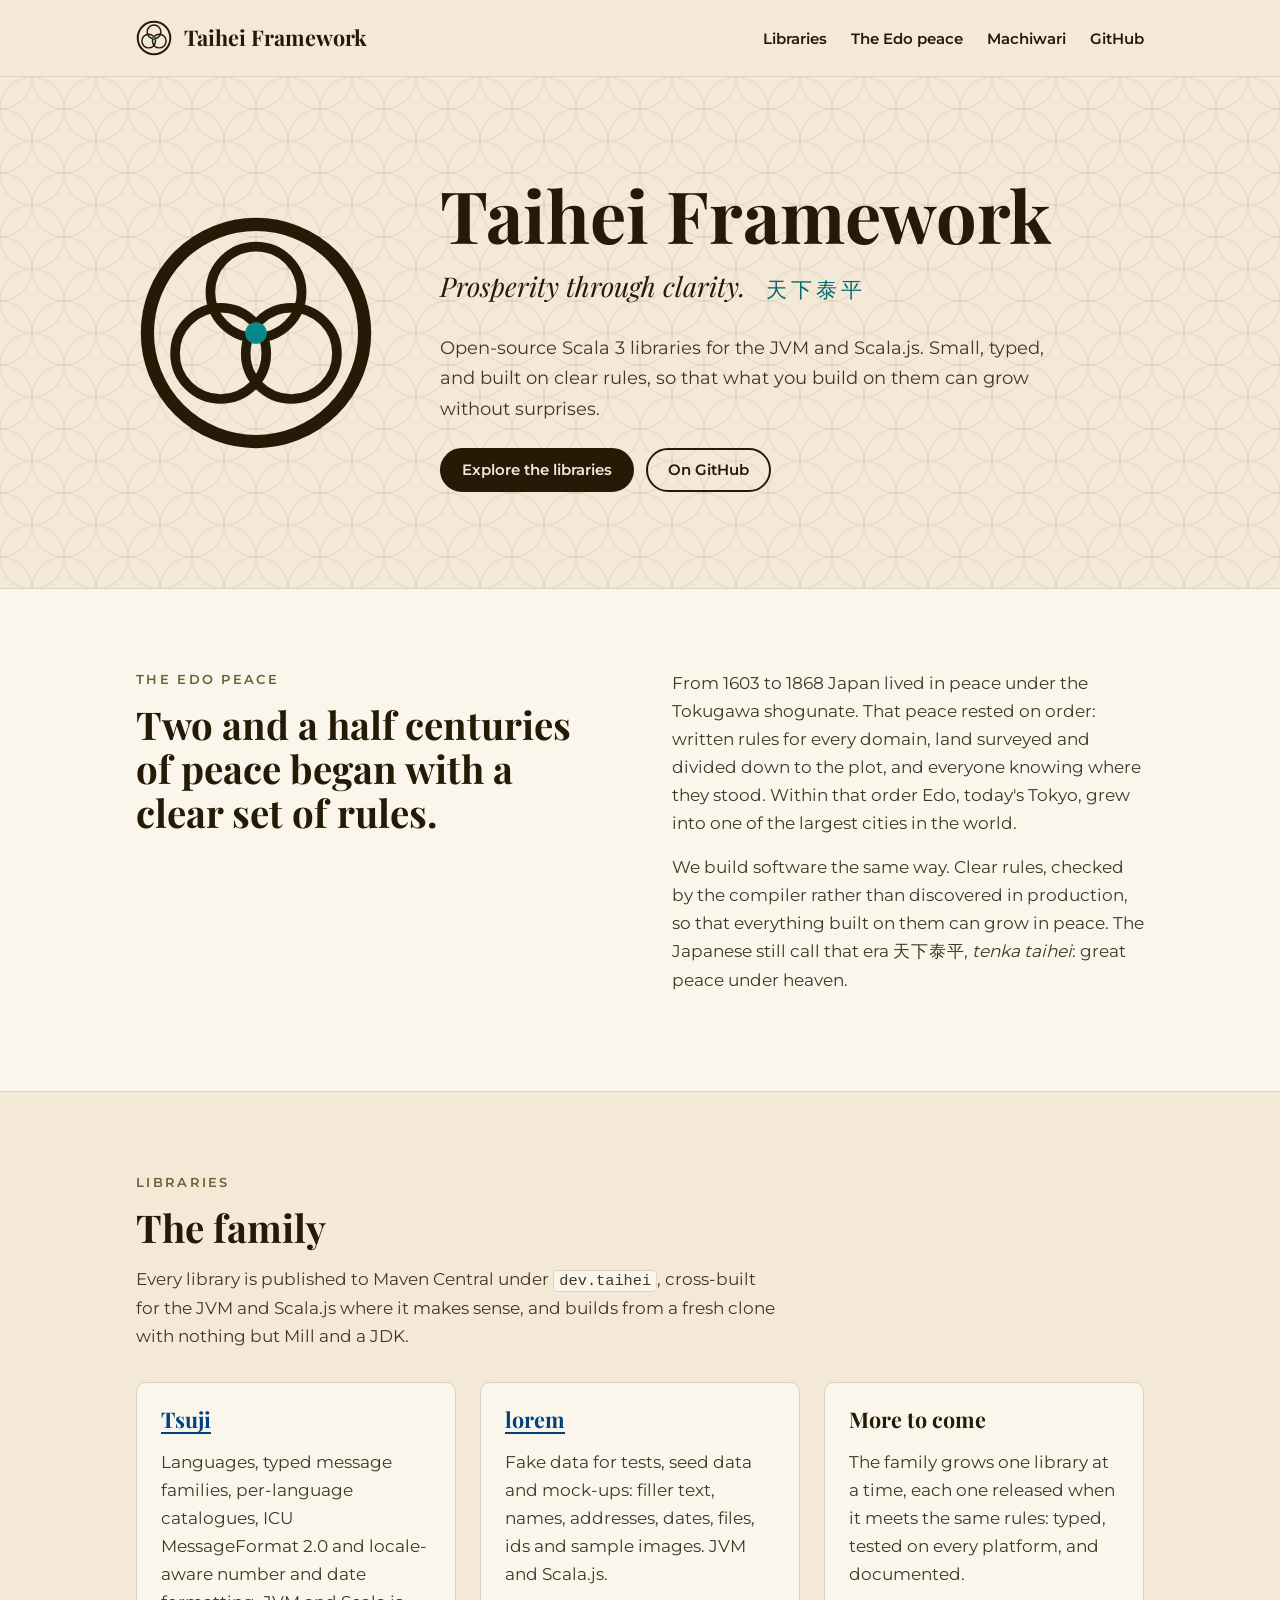
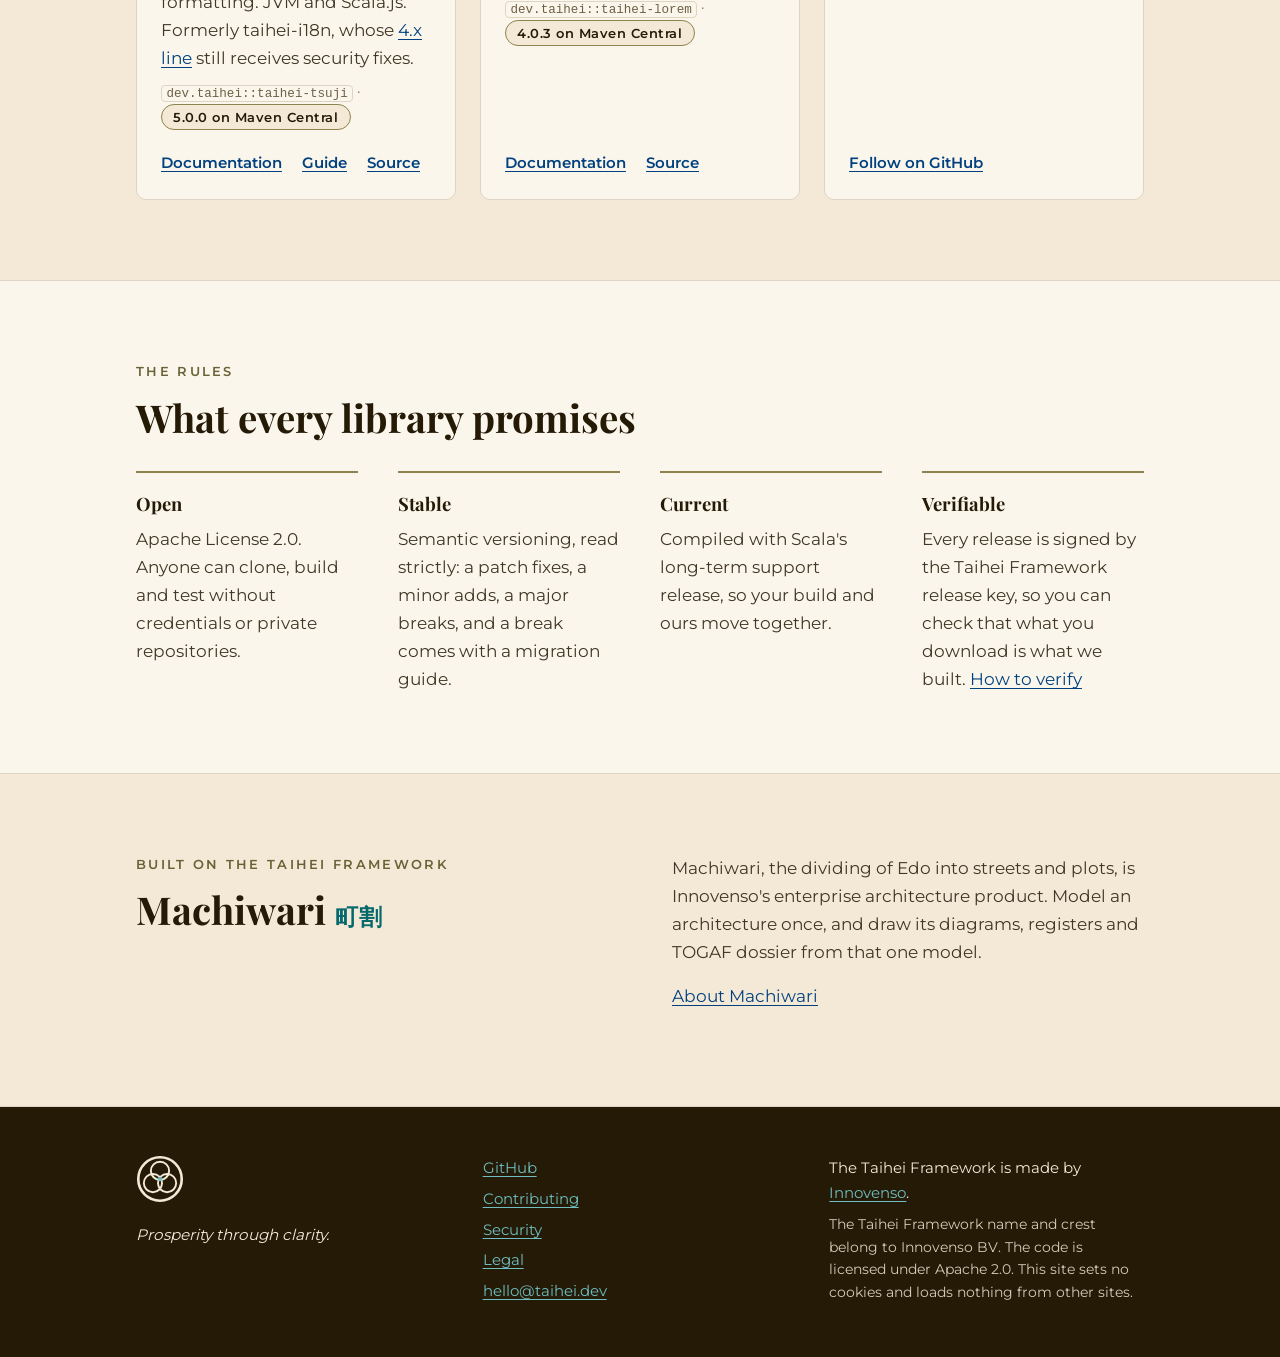
<file: index.html>
<!doctype html>
<html lang="en">
<head>
<meta charset="utf-8">
<meta name="viewport" content="width=device-width, initial-scale=1">
<title>Taihei Framework · Prosperity through clarity</title>
<meta name="description" content="Open-source Scala 3 libraries for the JVM and Scala.js, from Innovenso. Built on clear rules, released to Maven Central under dev.taihei.">
<link rel="icon" href="/assets/brand/favicon.ico" sizes="any">
<link rel="icon" href="/assets/brand/favicon.svg" type="image/svg+xml">
<link rel="apple-touch-icon" href="/assets/brand/apple-touch-icon.png">
<link rel="stylesheet" href="/assets/site.css">
<meta property="og:title" content="Taihei Framework">
<meta property="og:description" content="Prosperity through clarity. Open-source Scala 3 libraries from Innovenso.">
<meta property="og:image" content="https://taihei.dev/assets/brand/avatar.png">
<meta property="og:url" content="https://taihei.dev/">
</head>
<body>
<a class="skip" href="#main">Skip to content</a>

<header class="site-header">
  <div class="wrap">
    <a class="brand" href="/"><img src="/assets/brand/taihei-framework-crest.svg" alt=""><span>Taihei Framework</span></a>
    <nav class="site-nav" aria-label="Main">
      <ul>
        <li><a href="#libraries">Libraries</a></li>
        <li><a href="#story">The Edo peace</a></li>
        <li><a href="/machiwari/">Machiwari</a></li>
        <li><a href="https://github.com/taiheiframework">GitHub</a></li>
      </ul>
    </nav>
  </div>
</header>

<main id="main">

<section class="hero">
  <div class="wrap">
    <img class="hero-crest" src="/assets/brand/taihei-framework-crest.svg" alt="The Taihei Framework crest: three interlocking rings inside a ring, a teal dot at the centre" width="240" height="240">
    <div class="hero-text">
      <h1>Taihei Framework</h1>
      <p class="tagline"><em>Prosperity through clarity.</em> <span lang="ja">天下泰平</span></p>
      <p class="lead">Open-source Scala 3 libraries for the JVM and Scala.js. Small, typed, and built on clear rules, so that what you build on them can grow without surprises.</p>
      <div class="actions">
        <a class="button button-primary" href="#libraries">Explore the libraries</a>
        <a class="button button-secondary" href="https://github.com/taiheiframework">On GitHub</a>
      </div>
    </div>
  </div>
</section>

<section class="section section-paper" id="story">
  <div class="wrap split">
    <div>
      <p class="eyebrow">The Edo peace</p>
      <h2>Two and a half centuries of peace began with a clear set of rules.</h2>
    </div>
    <div>
      <p>From 1603 to 1868 Japan lived in peace under the Tokugawa shogunate. That peace rested on order: written rules for every domain, land surveyed and divided down to the plot, and everyone knowing where they stood. Within that order Edo, today's Tokyo, grew into one of the largest cities in the world.</p>
      <p>We build software the same way. Clear rules, checked by the compiler rather than discovered in production, so that everything built on them can grow in peace. The Japanese still call that era <span lang="ja">天下泰平</span>, <em>tenka taihei</em>: great peace under heaven.</p>
    </div>
  </div>
</section>

<section class="section" id="libraries">
  <div class="wrap">
    <p class="eyebrow">Libraries</p>
    <h2>The family</h2>
    <p>Every library is published to Maven Central under <code>dev.taihei</code>, cross-built for the JVM and Scala.js where it makes sense, and builds from a fresh clone with nothing but Mill and a JDK.</p>
    <div class="cards">
      <article class="card">
        <h3><a href="/tsuji/">Tsuji</a></h3>
        <p>Languages, typed message families, per-language catalogues, ICU MessageFormat 2.0 and locale-aware number and date formatting. JVM and Scala.js. Formerly taihei-i18n, whose <a href="/i18n/">4.x line</a> still receives security fixes.</p>
        <p class="meta"><code>dev.taihei::taihei-tsuji</code> · <a class="status" href="https://central.sonatype.com/artifact/dev.taihei/taihei-tsuji_3">5.0.0 on Maven Central</a></p>
        <p class="links"><a href="/tsuji/">Documentation</a><a href="/tsuji/guide/">Guide</a><a href="https://github.com/taiheiframework/tsuji">Source</a></p>
      </article>
      <article class="card">
        <h3><a href="/lorem/">lorem</a></h3>
        <p>Fake data for tests, seed data and mock-ups: filler text, names, addresses, dates, files, ids and sample images. JVM and Scala.js.</p>
        <p class="meta"><code>dev.taihei::taihei-lorem</code> · <a class="status" href="https://central.sonatype.com/artifact/dev.taihei/taihei-lorem_3">4.0.3 on Maven Central</a></p>
        <p class="links"><a href="/lorem/">Documentation</a><a href="https://github.com/taiheiframework/lorem">Source</a></p>
      </article>
      <article class="card">
        <h3>More to come</h3>
        <p>The family grows one library at a time, each one released when it meets the same rules: typed, tested on every platform, and documented.</p>
        <p class="links"><a href="https://github.com/taiheiframework">Follow on GitHub</a></p>
      </article>
    </div>
  </div>
</section>

<section class="section section-paper" id="principles">
  <div class="wrap">
    <p class="eyebrow">The rules</p>
    <h2>What every library promises</h2>
    <ul class="principles">
      <li><strong>Open</strong>Apache License 2.0. Anyone can clone, build and test without credentials or private repositories.</li>
      <li><strong>Stable</strong>Semantic versioning, read strictly: a patch fixes, a minor adds, a major breaks, and a break comes with a migration guide.</li>
      <li><strong>Current</strong>Compiled with Scala's long-term support release, so your build and ours move together.</li>
      <li><strong>Verifiable</strong>Every release is signed by the Taihei Framework release key, so you can check that what you download is what we built. <a href="https://github.com/taiheiframework/.github/blob/main/SECURITY.md">How to verify</a></li>
    </ul>
  </div>
</section>

<section class="section" id="machiwari">
  <div class="wrap split">
    <div>
      <p class="eyebrow">Built on the Taihei Framework</p>
      <h2>Machiwari <span lang="ja" style="font-size: 0.6em; color: var(--teal-text)">町割</span></h2>
    </div>
    <div>
      <p>Machiwari, the dividing of Edo into streets and plots, is Innovenso's enterprise architecture product. Model an architecture once, and draw its diagrams, registers and TOGAF dossier from that one model.</p>
      <p><a href="/machiwari/">About Machiwari</a></p>
    </div>
  </div>
</section>

</main>

<footer class="site-footer">
  <div class="wrap">
    <div>
      <img src="/assets/brand/taihei-framework-crest-on-dark.svg" alt="">
      <p style="margin-top: 0.75rem"><em>Prosperity through clarity.</em></p>
    </div>
    <div>
      <ul>
        <li><a href="https://github.com/taiheiframework">GitHub</a></li>
        <li><a href="https://github.com/taiheiframework/.github/blob/main/CONTRIBUTING.md">Contributing</a></li>
        <li><a href="https://github.com/taiheiframework/.github/blob/main/SECURITY.md">Security</a></li>
        <li><a href="/legal/">Legal</a></li>
        <li><a href="mailto:hello@taihei.dev">hello@taihei.dev</a></li>
      </ul>
    </div>
    <div>
      <p>The Taihei Framework is made by <a href="https://innovenso.com">Innovenso</a>.</p>
      <p class="small">The Taihei Framework name and crest belong to Innovenso BV. The code is licensed under Apache 2.0. This site sets no cookies and loads nothing from other sites.</p>
    </div>
  </div>
</footer>
</body>
</html>
</file>
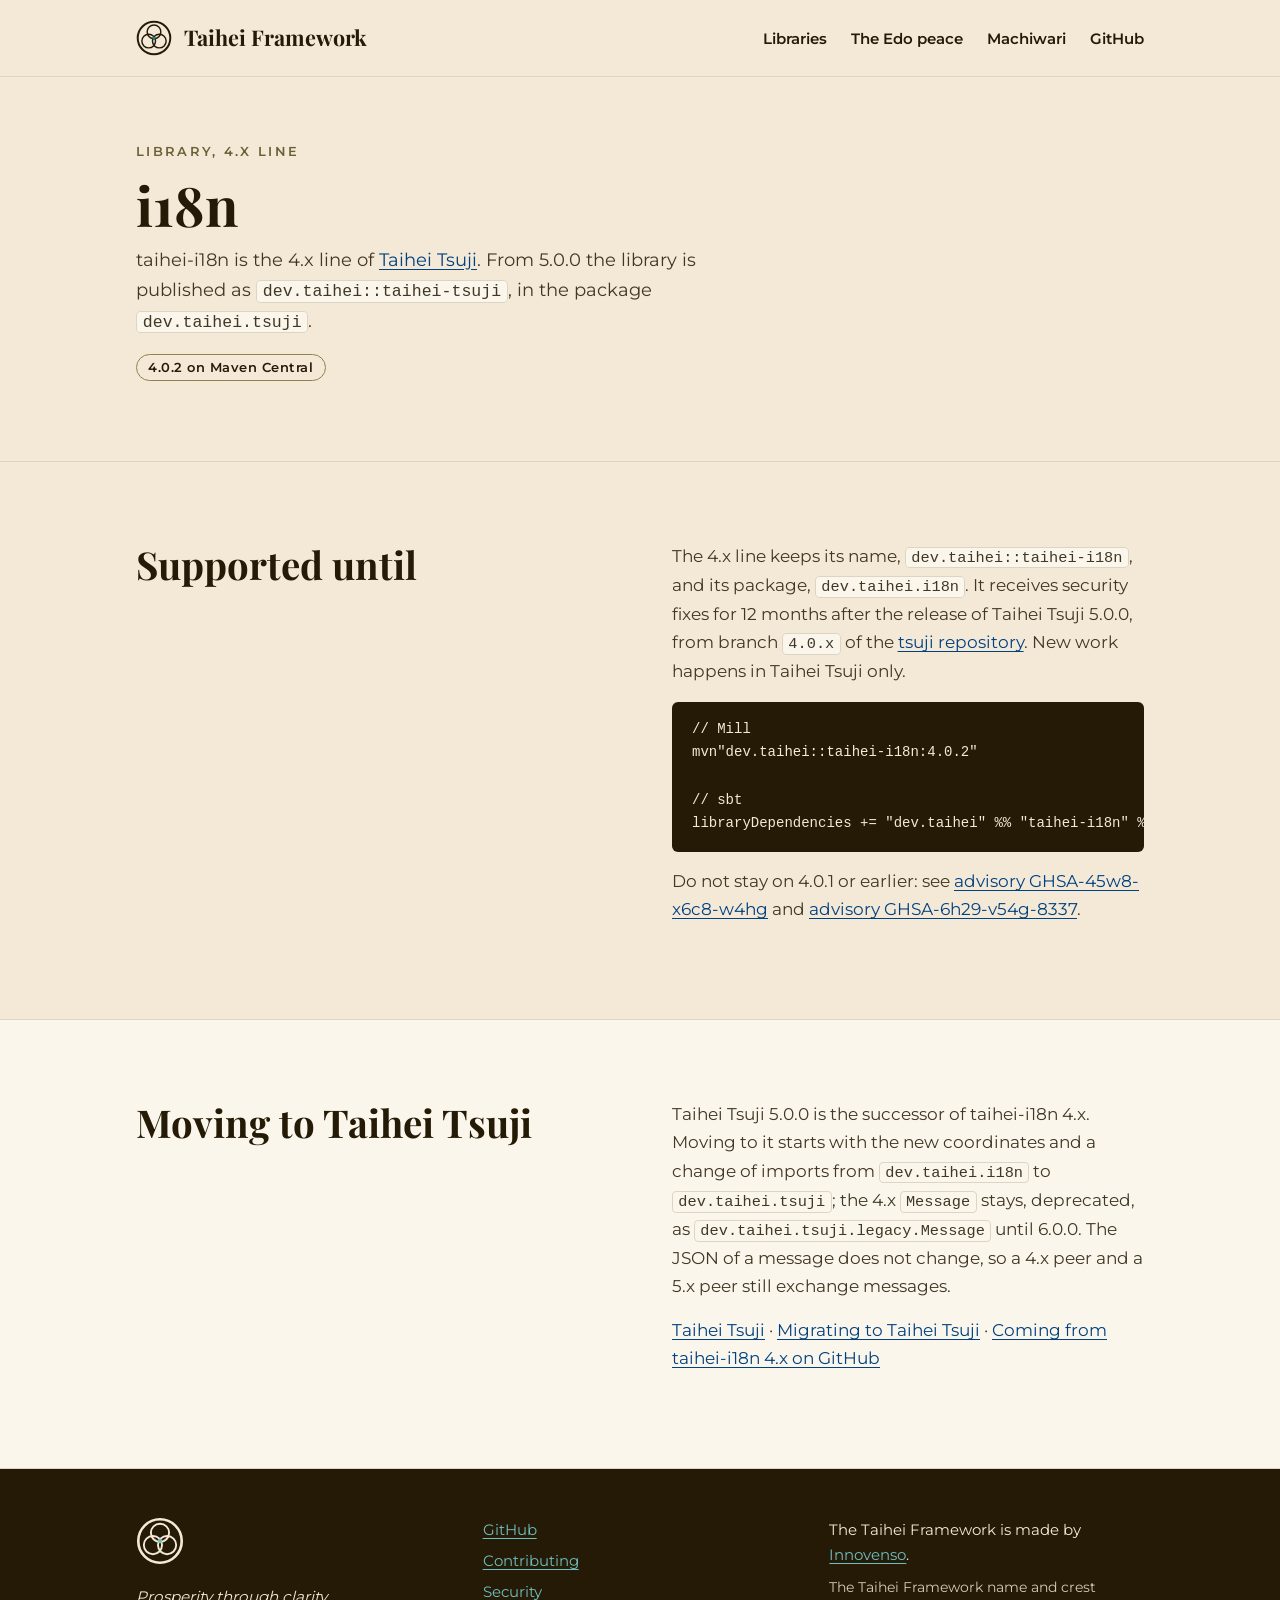
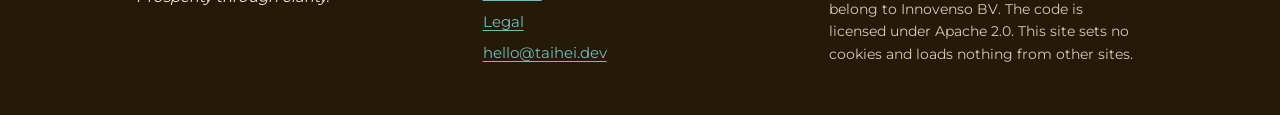
<file: i18n/index.html>
<!doctype html>
<html lang="en">
<head>
<meta charset="utf-8">
<meta name="viewport" content="width=device-width, initial-scale=1">
<title>i18n 4.x · Taihei Framework</title>
<meta name="description" content="taihei-i18n 4.x, the line before Taihei Tsuji: languages, translatable messages, ICU MessageFormat 2.0 and locale-aware formatting for Scala 3 on the JVM and Scala.js.">
<link rel="icon" href="/assets/brand/favicon.ico" sizes="any">
<link rel="icon" href="/assets/brand/favicon.svg" type="image/svg+xml">
<link rel="apple-touch-icon" href="/assets/brand/apple-touch-icon.png">
<link rel="stylesheet" href="/assets/site.css">
</head>
<body>
<a class="skip" href="#main">Skip to content</a>

<header class="site-header">
  <div class="wrap">
    <a class="brand" href="/"><img src="/assets/brand/taihei-framework-crest.svg" alt=""><span>Taihei Framework</span></a>
    <nav class="site-nav" aria-label="Main">
      <ul>
        <li><a href="/#libraries">Libraries</a></li>
        <li><a href="/#story">The Edo peace</a></li>
        <li><a href="/machiwari/">Machiwari</a></li>
        <li><a href="https://github.com/taiheiframework">GitHub</a></li>
      </ul>
    </nav>
  </div>
</header>

<main id="main">

<section class="page-head">
  <div class="wrap">
    <p class="eyebrow">Library, 4.x line</p>
    <h1>i18n</h1>
    <p class="lead">taihei-i18n is the 4.x line of <a href="/tsuji/">Taihei Tsuji</a>. From 5.0.0 the library is published as <code>dev.taihei::taihei-tsuji</code>, in the package <code>dev.taihei.tsuji</code>.</p>
    <p><a class="status" href="https://central.sonatype.com/artifact/dev.taihei/taihei-i18n_3">4.0.2 on Maven Central</a></p>
  </div>
</section>

<section class="section">
  <div class="wrap split">
    <div>
      <h2>Supported until</h2>
    </div>
    <div>
      <p>The 4.x line keeps its name, <code>dev.taihei::taihei-i18n</code>, and its package, <code>dev.taihei.i18n</code>. It receives security fixes for 12 months after the release of Taihei Tsuji 5.0.0, from branch <code>4.0.x</code> of the <a href="https://github.com/taiheiframework/tsuji/tree/4.0.x">tsuji repository</a>. New work happens in Taihei Tsuji only.</p>
<pre><code>// Mill
mvn"dev.taihei::taihei-i18n:4.0.2"

// sbt
libraryDependencies += "dev.taihei" %% "taihei-i18n" % "4.0.2"</code></pre>
      <p>Do not stay on 4.0.1 or earlier: see <a href="https://github.com/taiheiframework/tsuji/security/advisories/GHSA-45w8-x6c8-w4hg">advisory GHSA-45w8-x6c8-w4hg</a> and <a href="https://github.com/taiheiframework/tsuji/security/advisories/GHSA-6h29-v54g-8337">advisory GHSA-6h29-v54g-8337</a>.</p>
    </div>
  </div>
</section>

<section class="section section-paper">
  <div class="wrap split">
    <div>
      <h2>Moving to Taihei Tsuji</h2>
    </div>
    <div>
      <p>Taihei Tsuji 5.0.0 is the successor of taihei-i18n 4.x. Moving to it starts with the new coordinates and a change of imports from <code>dev.taihei.i18n</code> to <code>dev.taihei.tsuji</code>; the 4.x <code>Message</code> stays, deprecated, as <code>dev.taihei.tsuji.legacy.Message</code> until 6.0.0. The JSON of a message does not change, so a 4.x peer and a 5.x peer still exchange messages.</p>
      <p><a href="/tsuji/">Taihei Tsuji</a> · <a href="/tsuji/migrating/">Migrating to Taihei Tsuji</a> · <a href="https://github.com/taiheiframework/tsuji#coming-from-taihei-i18n-4x">Coming from taihei-i18n 4.x on GitHub</a></p>
    </div>
  </div>
</section>

</main>

<footer class="site-footer">
  <div class="wrap">
    <div>
      <img src="/assets/brand/taihei-framework-crest-on-dark.svg" alt="">
      <p style="margin-top: 0.75rem"><em>Prosperity through clarity.</em></p>
    </div>
    <div>
      <ul>
        <li><a href="https://github.com/taiheiframework">GitHub</a></li>
        <li><a href="https://github.com/taiheiframework/.github/blob/main/CONTRIBUTING.md">Contributing</a></li>
        <li><a href="https://github.com/taiheiframework/.github/blob/main/SECURITY.md">Security</a></li>
        <li><a href="/legal/">Legal</a></li>
        <li><a href="mailto:hello@taihei.dev">hello@taihei.dev</a></li>
      </ul>
    </div>
    <div>
      <p>The Taihei Framework is made by <a href="https://innovenso.com">Innovenso</a>.</p>
      <p class="small">The Taihei Framework name and crest belong to Innovenso BV. The code is licensed under Apache 2.0. This site sets no cookies and loads nothing from other sites.</p>
    </div>
  </div>
</footer>
</body>
</html>
</file>
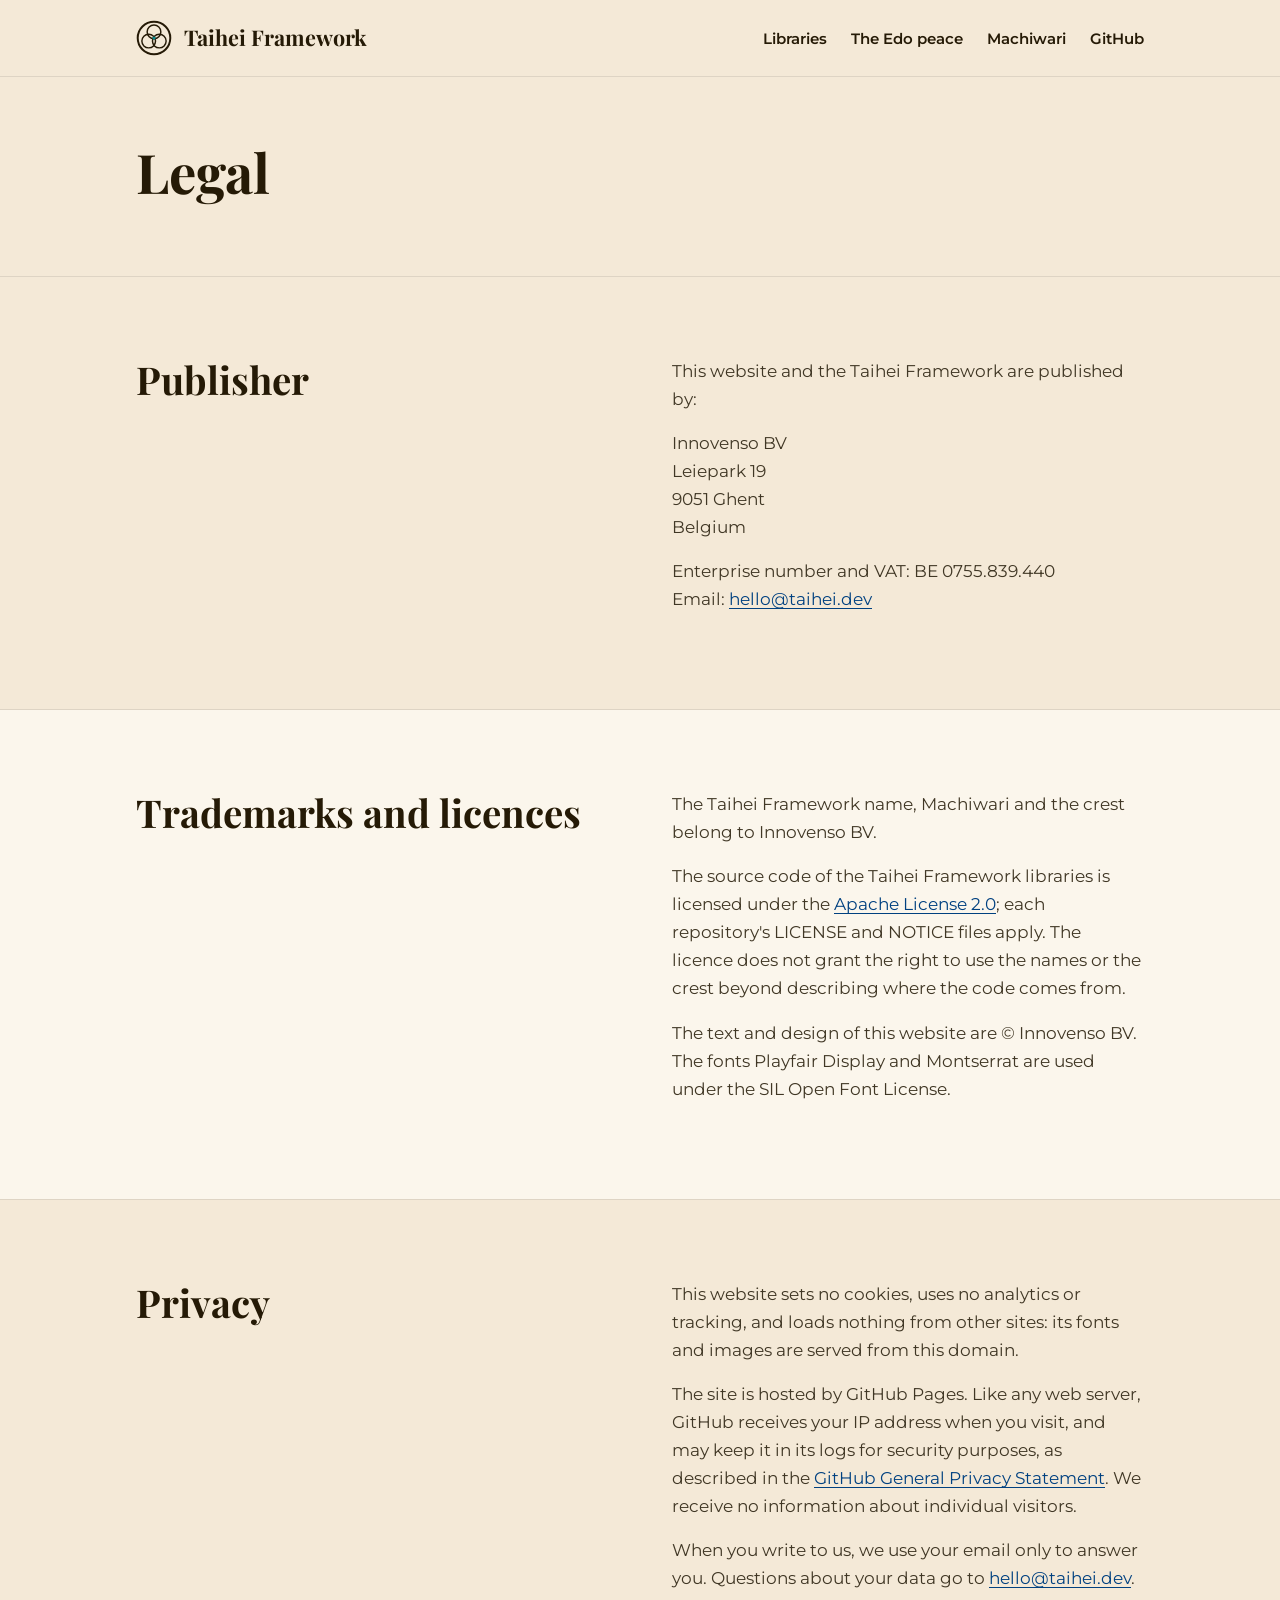
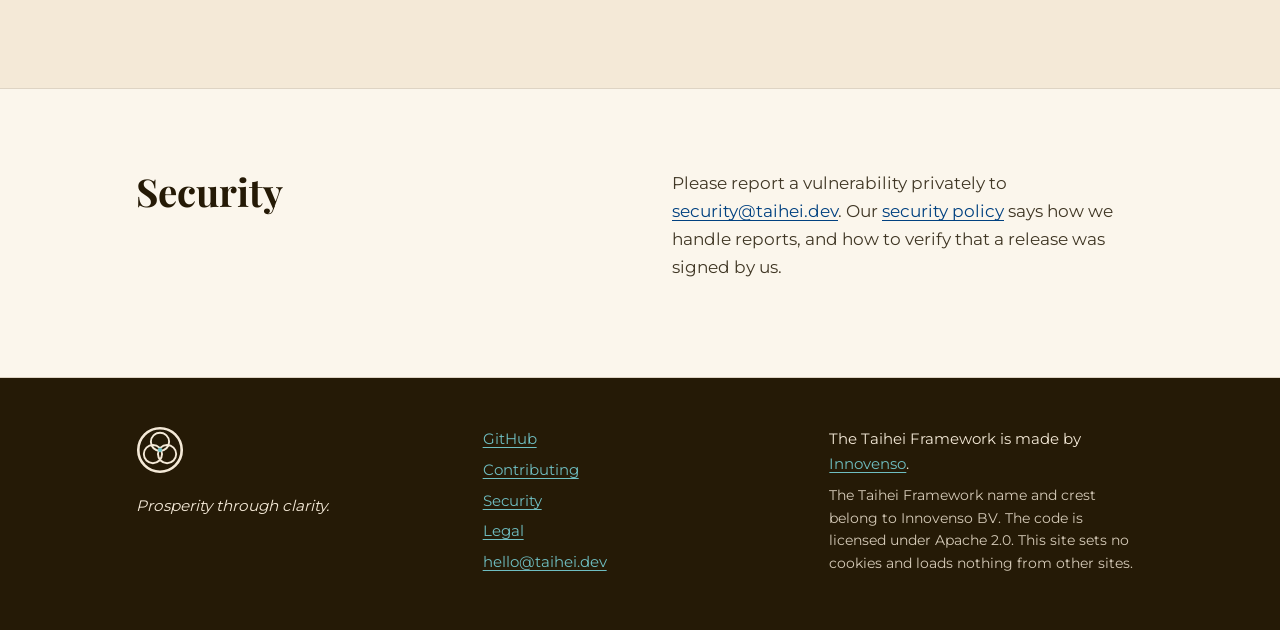
<file: legal/index.html>
<!doctype html>
<html lang="en">
<head>
<meta charset="utf-8">
<meta name="viewport" content="width=device-width, initial-scale=1">
<title>Legal · Taihei Framework</title>
<meta name="description" content="Who publishes taihei.dev, trademarks, licences and privacy.">
<link rel="icon" href="/assets/brand/favicon.ico" sizes="any">
<link rel="icon" href="/assets/brand/favicon.svg" type="image/svg+xml">
<link rel="apple-touch-icon" href="/assets/brand/apple-touch-icon.png">
<link rel="stylesheet" href="/assets/site.css">
</head>
<body>
<a class="skip" href="#main">Skip to content</a>

<header class="site-header">
  <div class="wrap">
    <a class="brand" href="/"><img src="/assets/brand/taihei-framework-crest.svg" alt=""><span>Taihei Framework</span></a>
    <nav class="site-nav" aria-label="Main">
      <ul>
        <li><a href="/#libraries">Libraries</a></li>
        <li><a href="/#story">The Edo peace</a></li>
        <li><a href="/machiwari/">Machiwari</a></li>
        <li><a href="https://github.com/taiheiframework">GitHub</a></li>
      </ul>
    </nav>
  </div>
</header>

<main id="main">

<section class="page-head">
  <div class="wrap">
    <h1>Legal</h1>
  </div>
</section>

<section class="section">
  <div class="wrap split">
    <div>
      <h2>Publisher</h2>
    </div>
    <div>
      <p>This website and the Taihei Framework are published by:</p>
      <p>Innovenso BV<br>Leiepark 19<br>9051 Ghent<br>Belgium</p>
      <p>Enterprise number and VAT: BE 0755.839.440<br>Email: <a href="mailto:hello@taihei.dev">hello@taihei.dev</a></p>
    </div>
  </div>
</section>

<section class="section section-paper">
  <div class="wrap split">
    <div>
      <h2>Trademarks and licences</h2>
    </div>
    <div>
      <p>The Taihei Framework name, Machiwari and the crest belong to Innovenso BV.</p>
      <p>The source code of the Taihei Framework libraries is licensed under the <a href="https://www.apache.org/licenses/LICENSE-2.0">Apache License 2.0</a>; each repository's LICENSE and NOTICE files apply. The licence does not grant the right to use the names or the crest beyond describing where the code comes from.</p>
      <p>The text and design of this website are © Innovenso BV. The fonts Playfair Display and Montserrat are used under the SIL Open Font License.</p>
    </div>
  </div>
</section>

<section class="section">
  <div class="wrap split">
    <div>
      <h2>Privacy</h2>
    </div>
    <div>
      <p>This website sets no cookies, uses no analytics or tracking, and loads nothing from other sites: its fonts and images are served from this domain.</p>
      <p>The site is hosted by GitHub Pages. Like any web server, GitHub receives your IP address when you visit, and may keep it in its logs for security purposes, as described in the <a href="https://docs.github.com/en/site-policy/privacy-policies/github-general-privacy-statement">GitHub General Privacy Statement</a>. We receive no information about individual visitors.</p>
      <p>When you write to us, we use your email only to answer you. Questions about your data go to <a href="mailto:hello@taihei.dev">hello@taihei.dev</a>.</p>
    </div>
  </div>
</section>

<section class="section section-paper">
  <div class="wrap split">
    <div>
      <h2>Security</h2>
    </div>
    <div>
      <p>Please report a vulnerability privately to <a href="mailto:security@taihei.dev">security@taihei.dev</a>. Our <a href="https://github.com/taiheiframework/.github/blob/main/SECURITY.md">security policy</a> says how we handle reports, and how to verify that a release was signed by us.</p>
    </div>
  </div>
</section>

</main>

<footer class="site-footer">
  <div class="wrap">
    <div>
      <img src="/assets/brand/taihei-framework-crest-on-dark.svg" alt="">
      <p style="margin-top: 0.75rem"><em>Prosperity through clarity.</em></p>
    </div>
    <div>
      <ul>
        <li><a href="https://github.com/taiheiframework">GitHub</a></li>
        <li><a href="https://github.com/taiheiframework/.github/blob/main/CONTRIBUTING.md">Contributing</a></li>
        <li><a href="https://github.com/taiheiframework/.github/blob/main/SECURITY.md">Security</a></li>
        <li><a href="/legal/" aria-current="page">Legal</a></li>
        <li><a href="mailto:hello@taihei.dev">hello@taihei.dev</a></li>
      </ul>
    </div>
    <div>
      <p>The Taihei Framework is made by <a href="https://innovenso.com">Innovenso</a>.</p>
      <p class="small">The Taihei Framework name and crest belong to Innovenso BV. The code is licensed under Apache 2.0. This site sets no cookies and loads nothing from other sites.</p>
    </div>
  </div>
</footer>
</body>
</html>
</file>
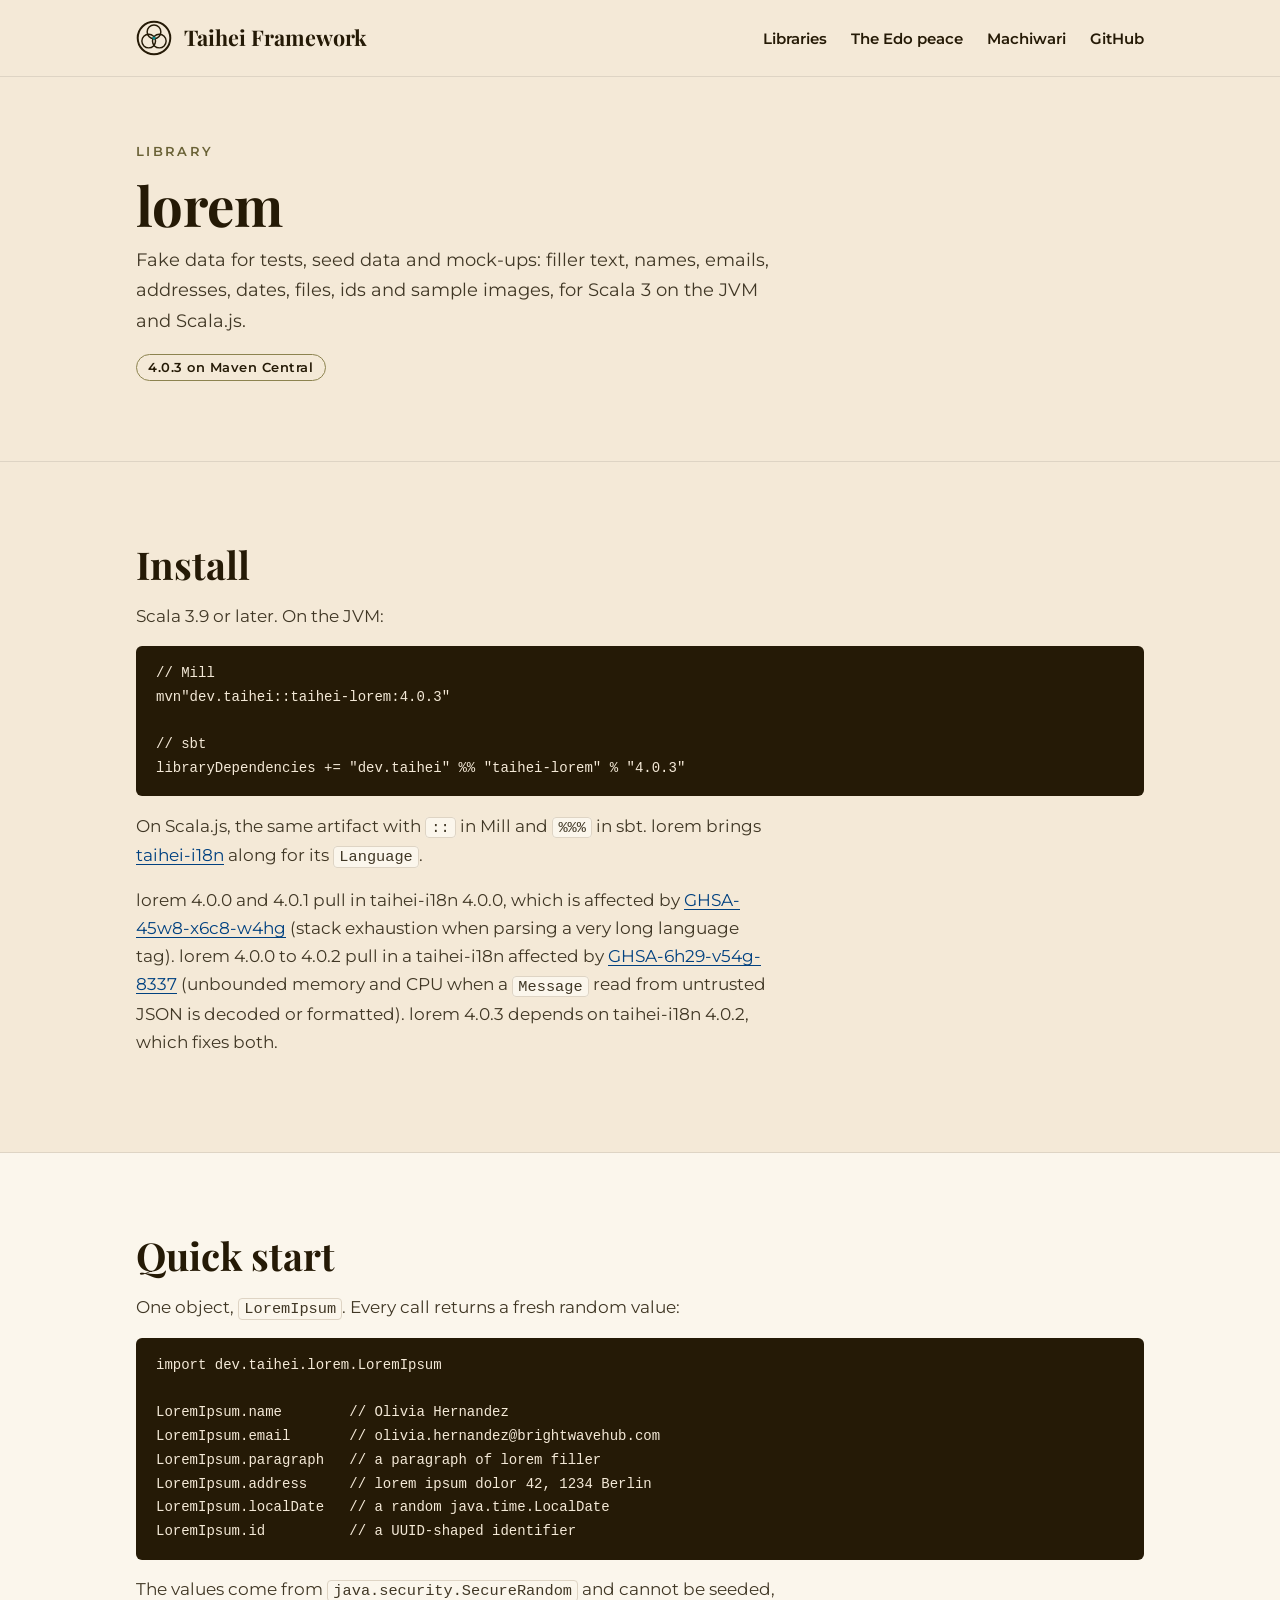
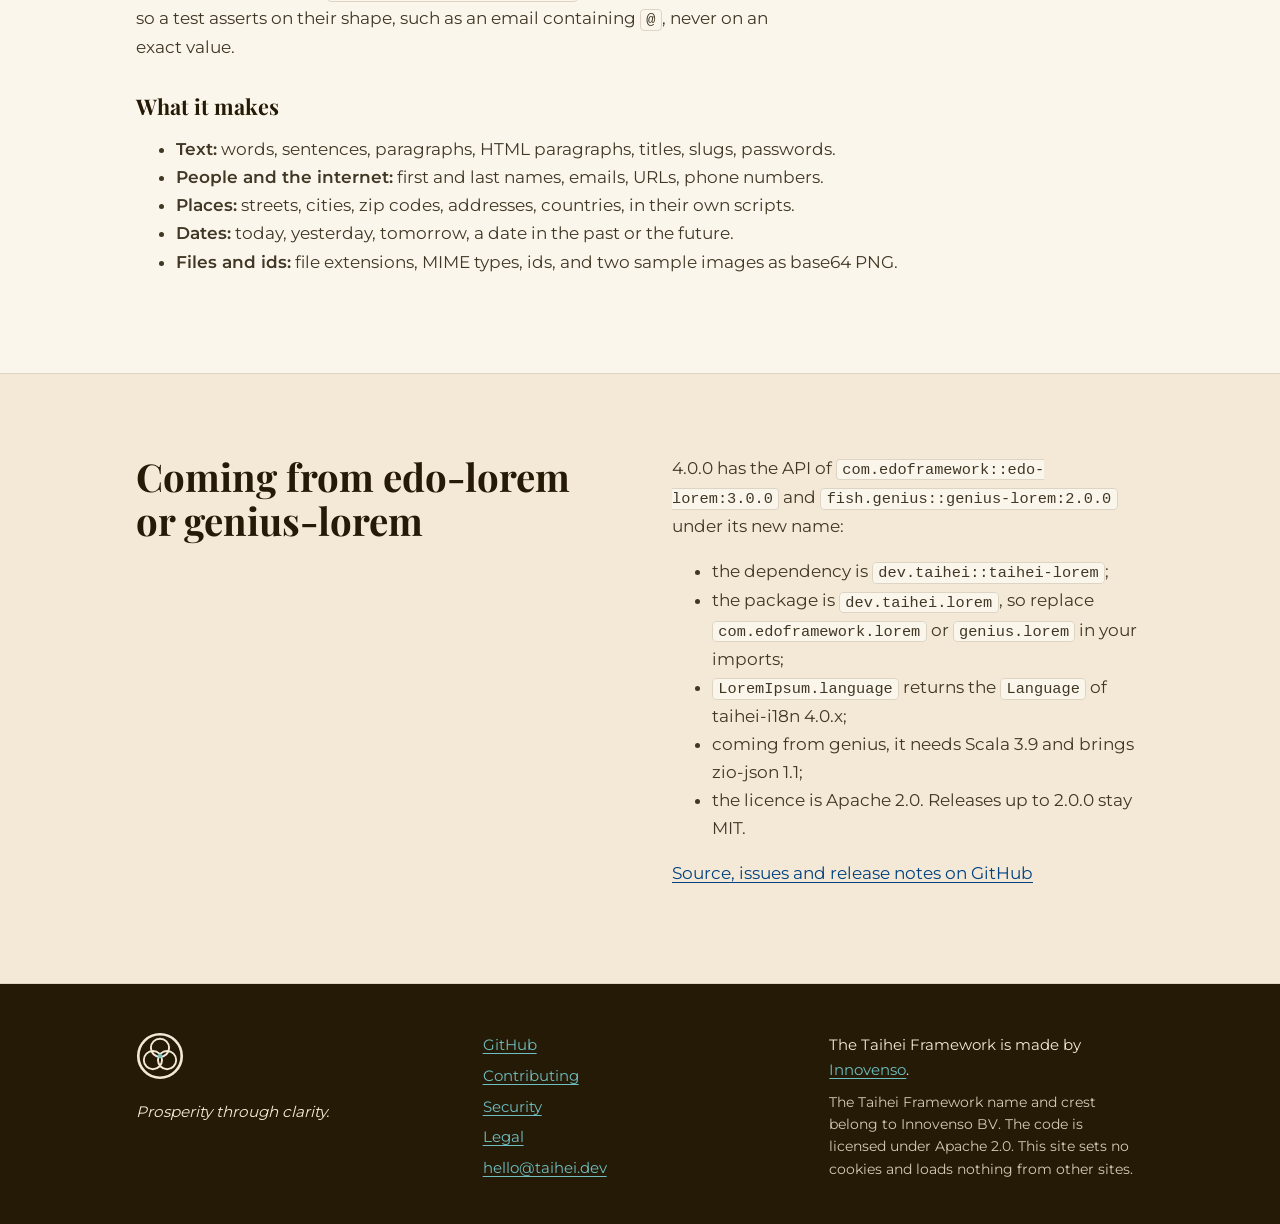
<file: lorem/index.html>
<!doctype html>
<html lang="en">
<head>
<meta charset="utf-8">
<meta name="viewport" content="width=device-width, initial-scale=1">
<title>lorem · Taihei Framework</title>
<meta name="description" content="taihei-lorem: fake data and Lorem Ipsum for Scala 3 on the JVM and Scala.js: filler text, names, addresses, dates, files, ids and sample images.">
<link rel="icon" href="/assets/brand/favicon.ico" sizes="any">
<link rel="icon" href="/assets/brand/favicon.svg" type="image/svg+xml">
<link rel="apple-touch-icon" href="/assets/brand/apple-touch-icon.png">
<link rel="stylesheet" href="/assets/site.css">
</head>
<body>
<a class="skip" href="#main">Skip to content</a>

<header class="site-header">
  <div class="wrap">
    <a class="brand" href="/"><img src="/assets/brand/taihei-framework-crest.svg" alt=""><span>Taihei Framework</span></a>
    <nav class="site-nav" aria-label="Main">
      <ul>
        <li><a href="/#libraries">Libraries</a></li>
        <li><a href="/#story">The Edo peace</a></li>
        <li><a href="/machiwari/">Machiwari</a></li>
        <li><a href="https://github.com/taiheiframework">GitHub</a></li>
      </ul>
    </nav>
  </div>
</header>

<main id="main">

<section class="page-head">
  <div class="wrap">
    <p class="eyebrow">Library</p>
    <h1>lorem</h1>
    <p class="lead">Fake data for tests, seed data and mock-ups: filler text, names, emails, addresses, dates, files, ids and sample images, for Scala 3 on the JVM and Scala.js.</p>
    <p><a class="status" href="https://central.sonatype.com/artifact/dev.taihei/taihei-lorem_3">4.0.3 on Maven Central</a></p>
  </div>
</section>

<section class="section">
  <div class="wrap">
    <h2>Install</h2>
    <p>Scala 3.9 or later. On the JVM:</p>
<pre><code>// Mill
mvn"dev.taihei::taihei-lorem:4.0.3"

// sbt
libraryDependencies += "dev.taihei" %% "taihei-lorem" % "4.0.3"</code></pre>
    <p>On Scala.js, the same artifact with <code>::</code> in Mill and <code>%%%</code> in sbt. lorem brings <a href="/i18n/">taihei-i18n</a> along for its <code>Language</code>.</p>
    <p>lorem 4.0.0 and 4.0.1 pull in taihei-i18n 4.0.0, which is affected by <a href="https://github.com/taiheiframework/i18n/security/advisories/GHSA-45w8-x6c8-w4hg">GHSA-45w8-x6c8-w4hg</a> (stack exhaustion when parsing a very long language tag). lorem 4.0.0 to 4.0.2 pull in a taihei-i18n affected by <a href="https://github.com/taiheiframework/i18n/security/advisories/GHSA-6h29-v54g-8337">GHSA-6h29-v54g-8337</a> (unbounded memory and CPU when a <code>Message</code> read from untrusted JSON is decoded or formatted). lorem 4.0.3 depends on taihei-i18n 4.0.2, which fixes both.</p>
  </div>
</section>

<section class="section section-paper">
  <div class="wrap">
    <h2>Quick start</h2>
    <p>One object, <code>LoremIpsum</code>. Every call returns a fresh random value:</p>
<pre><code>import dev.taihei.lorem.LoremIpsum

LoremIpsum.name        // Olivia Hernandez
LoremIpsum.email       // olivia.hernandez@brightwavehub.com
LoremIpsum.paragraph   // a paragraph of lorem filler
LoremIpsum.address     // lorem ipsum dolor 42, 1234 Berlin
LoremIpsum.localDate   // a random java.time.LocalDate
LoremIpsum.id          // a UUID-shaped identifier</code></pre>
    <p>The values come from <code>java.security.SecureRandom</code> and cannot be seeded, so a test asserts on their shape, such as an email containing <code>@</code>, never on an exact value.</p>
    <h3 style="margin-top: 2rem">What it makes</h3>
    <ul>
      <li><strong>Text:</strong> words, sentences, paragraphs, HTML paragraphs, titles, slugs, passwords.</li>
      <li><strong>People and the internet:</strong> first and last names, emails, URLs, phone numbers.</li>
      <li><strong>Places:</strong> streets, cities, zip codes, addresses, countries, in their own scripts.</li>
      <li><strong>Dates:</strong> today, yesterday, tomorrow, a date in the past or the future.</li>
      <li><strong>Files and ids:</strong> file extensions, MIME types, ids, and two sample images as base64 PNG.</li>
    </ul>
  </div>
</section>

<section class="section">
  <div class="wrap split">
    <div>
      <h2>Coming from edo-lorem or genius-lorem</h2>
    </div>
    <div>
      <p>4.0.0 has the API of <code>com.edoframework::edo-lorem:3.0.0</code> and <code>fish.genius::genius-lorem:2.0.0</code> under its new name:</p>
      <ul>
        <li>the dependency is <code>dev.taihei::taihei-lorem</code>;</li>
        <li>the package is <code>dev.taihei.lorem</code>, so replace <code>com.edoframework.lorem</code> or <code>genius.lorem</code> in your imports;</li>
        <li><code>LoremIpsum.language</code> returns the <code>Language</code> of taihei-i18n 4.0.x;</li>
        <li>coming from genius, it needs Scala 3.9 and brings zio-json 1.1;</li>
        <li>the licence is Apache 2.0. Releases up to 2.0.0 stay MIT.</li>
      </ul>
      <p><a href="https://github.com/taiheiframework/lorem">Source, issues and release notes on GitHub</a></p>
    </div>
  </div>
</section>

</main>

<footer class="site-footer">
  <div class="wrap">
    <div>
      <img src="/assets/brand/taihei-framework-crest-on-dark.svg" alt="">
      <p style="margin-top: 0.75rem"><em>Prosperity through clarity.</em></p>
    </div>
    <div>
      <ul>
        <li><a href="https://github.com/taiheiframework">GitHub</a></li>
        <li><a href="https://github.com/taiheiframework/.github/blob/main/CONTRIBUTING.md">Contributing</a></li>
        <li><a href="https://github.com/taiheiframework/.github/blob/main/SECURITY.md">Security</a></li>
        <li><a href="/legal/">Legal</a></li>
        <li><a href="mailto:hello@taihei.dev">hello@taihei.dev</a></li>
      </ul>
    </div>
    <div>
      <p>The Taihei Framework is made by <a href="https://innovenso.com">Innovenso</a>.</p>
      <p class="small">The Taihei Framework name and crest belong to Innovenso BV. The code is licensed under Apache 2.0. This site sets no cookies and loads nothing from other sites.</p>
    </div>
  </div>
</footer>
</body>
</html>
</file>
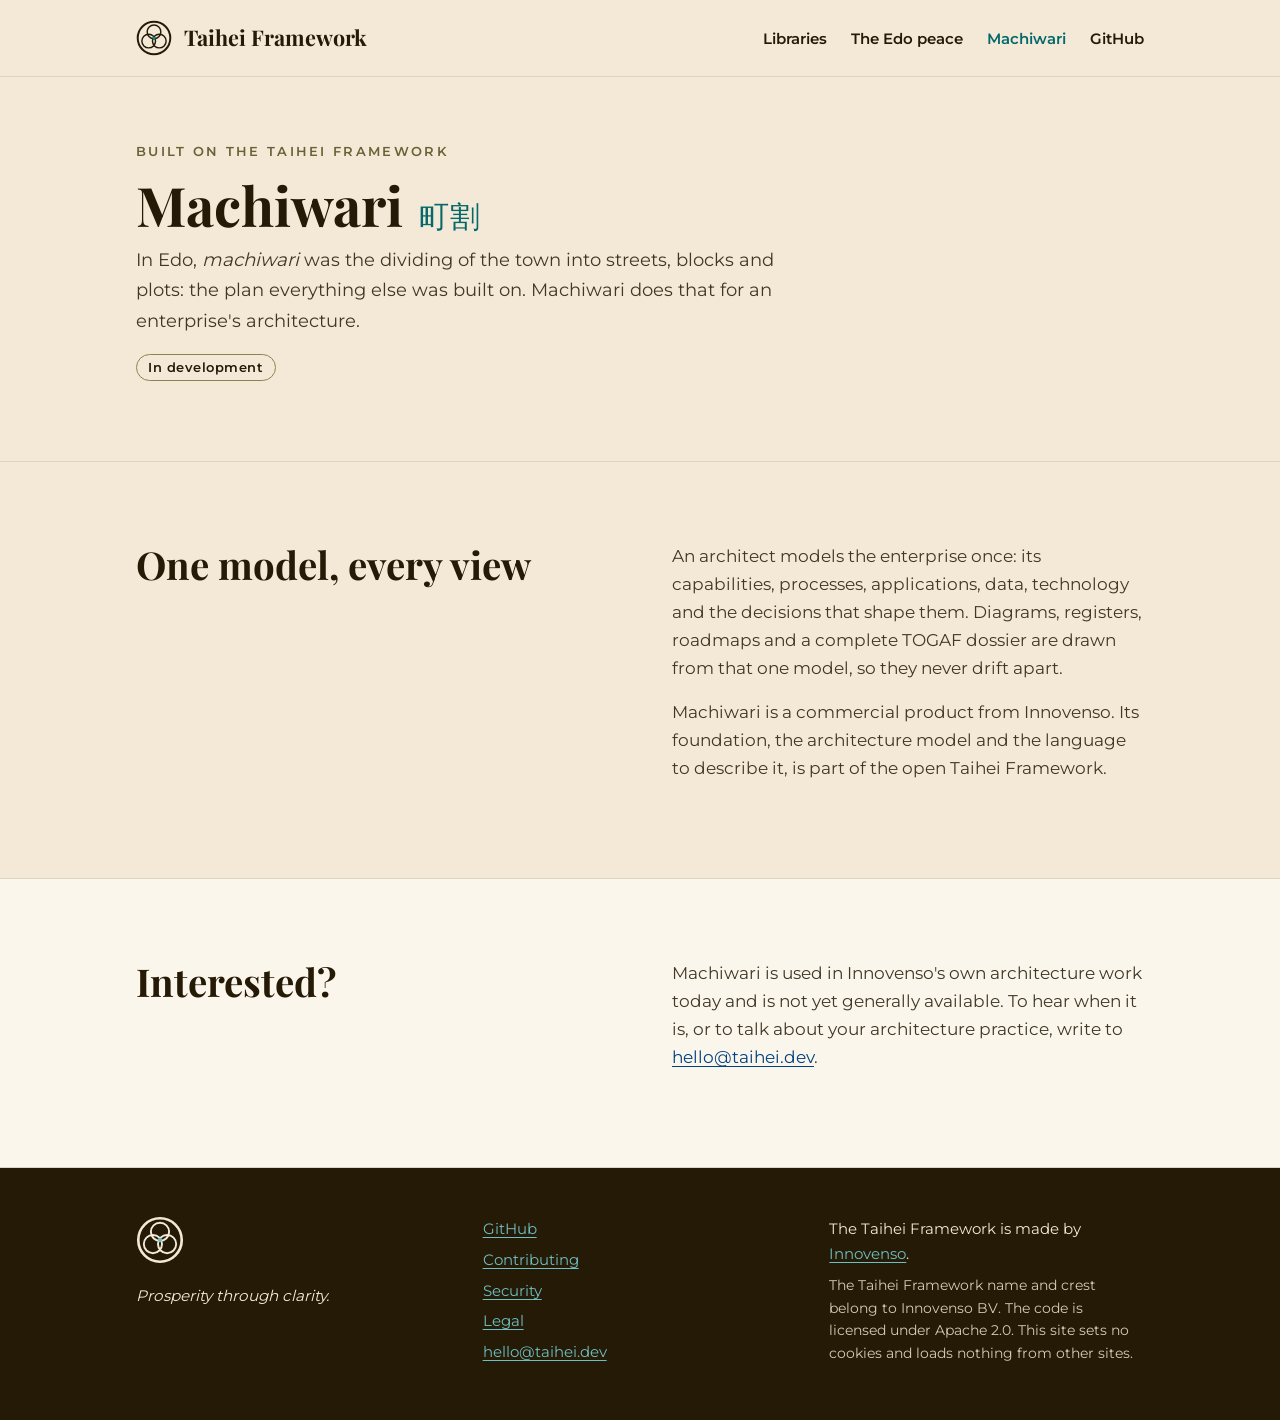
<file: machiwari/index.html>
<!doctype html>
<html lang="en">
<head>
<meta charset="utf-8">
<meta name="viewport" content="width=device-width, initial-scale=1">
<title>Machiwari · Taihei Framework</title>
<meta name="description" content="Machiwari, Innovenso's enterprise architecture product built on the Taihei Framework: one architecture model, its diagrams, registers and TOGAF dossier drawn from it.">
<link rel="icon" href="/assets/brand/favicon.ico" sizes="any">
<link rel="icon" href="/assets/brand/favicon.svg" type="image/svg+xml">
<link rel="apple-touch-icon" href="/assets/brand/apple-touch-icon.png">
<link rel="stylesheet" href="/assets/site.css">
</head>
<body>
<a class="skip" href="#main">Skip to content</a>

<header class="site-header">
  <div class="wrap">
    <a class="brand" href="/"><img src="/assets/brand/taihei-framework-crest.svg" alt=""><span>Taihei Framework</span></a>
    <nav class="site-nav" aria-label="Main">
      <ul>
        <li><a href="/#libraries">Libraries</a></li>
        <li><a href="/#story">The Edo peace</a></li>
        <li><a href="/machiwari/" aria-current="page">Machiwari</a></li>
        <li><a href="https://github.com/taiheiframework">GitHub</a></li>
      </ul>
    </nav>
  </div>
</header>

<main id="main">

<section class="page-head">
  <div class="wrap">
    <p class="eyebrow">Built on the Taihei Framework</p>
    <h1>Machiwari <span lang="ja">町割</span></h1>
    <p class="lead">In Edo, <em>machiwari</em> was the dividing of the town into streets, blocks and plots: the plan everything else was built on. Machiwari does that for an enterprise's architecture.</p>
    <p><span class="status">In development</span></p>
  </div>
</section>

<section class="section">
  <div class="wrap split">
    <div>
      <h2>One model, every view</h2>
    </div>
    <div>
      <p>An architect models the enterprise once: its capabilities, processes, applications, data, technology and the decisions that shape them. Diagrams, registers, roadmaps and a complete TOGAF dossier are drawn from that one model, so they never drift apart.</p>
      <p>Machiwari is a commercial product from Innovenso. Its foundation, the architecture model and the language to describe it, is part of the open Taihei Framework.</p>
    </div>
  </div>
</section>

<section class="section section-paper">
  <div class="wrap split">
    <div>
      <h2>Interested?</h2>
    </div>
    <div>
      <p>Machiwari is used in Innovenso's own architecture work today and is not yet generally available. To hear when it is, or to talk about your architecture practice, write to <a href="mailto:hello@taihei.dev">hello@taihei.dev</a>.</p>
    </div>
  </div>
</section>

</main>

<footer class="site-footer">
  <div class="wrap">
    <div>
      <img src="/assets/brand/taihei-framework-crest-on-dark.svg" alt="">
      <p style="margin-top: 0.75rem"><em>Prosperity through clarity.</em></p>
    </div>
    <div>
      <ul>
        <li><a href="https://github.com/taiheiframework">GitHub</a></li>
        <li><a href="https://github.com/taiheiframework/.github/blob/main/CONTRIBUTING.md">Contributing</a></li>
        <li><a href="https://github.com/taiheiframework/.github/blob/main/SECURITY.md">Security</a></li>
        <li><a href="/legal/">Legal</a></li>
        <li><a href="mailto:hello@taihei.dev">hello@taihei.dev</a></li>
      </ul>
    </div>
    <div>
      <p>The Taihei Framework is made by <a href="https://innovenso.com">Innovenso</a>.</p>
      <p class="small">The Taihei Framework name and crest belong to Innovenso BV. The code is licensed under Apache 2.0. This site sets no cookies and loads nothing from other sites.</p>
    </div>
  </div>
</footer>
</body>
</html>
</file>
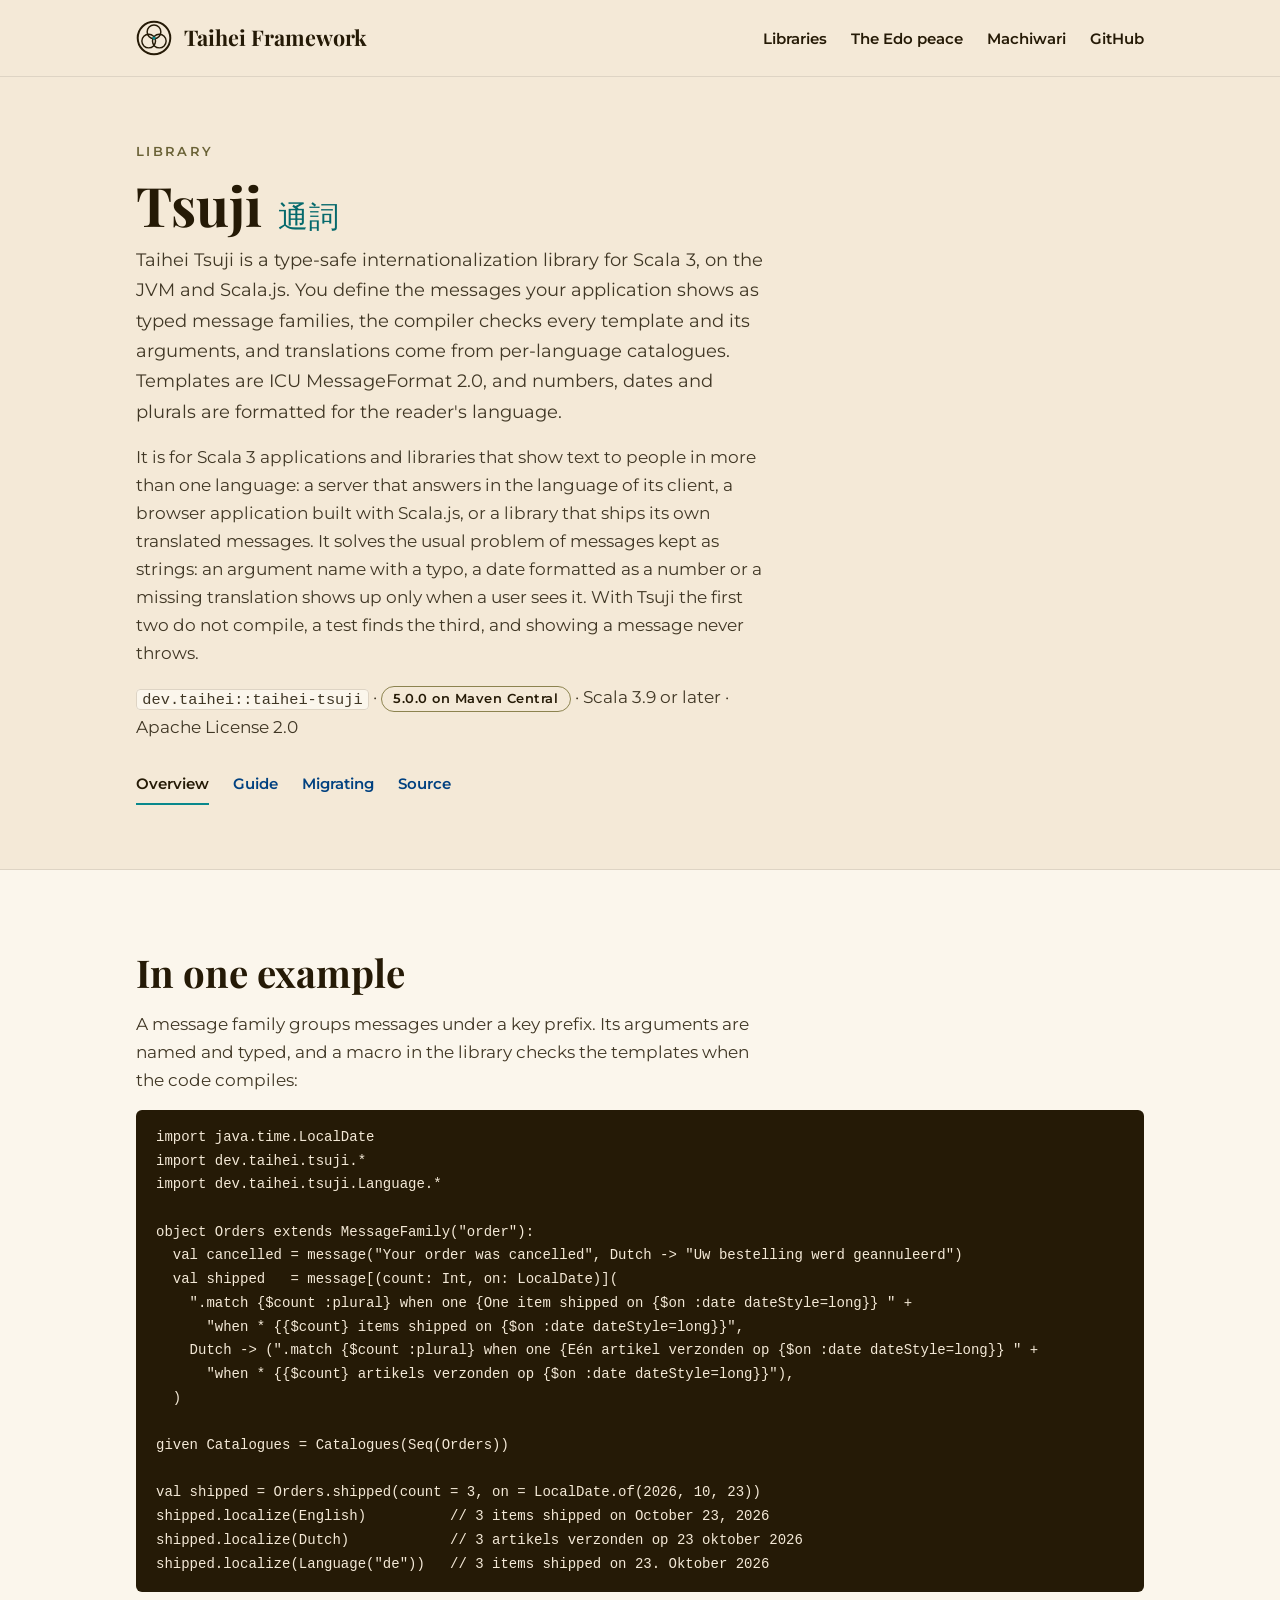
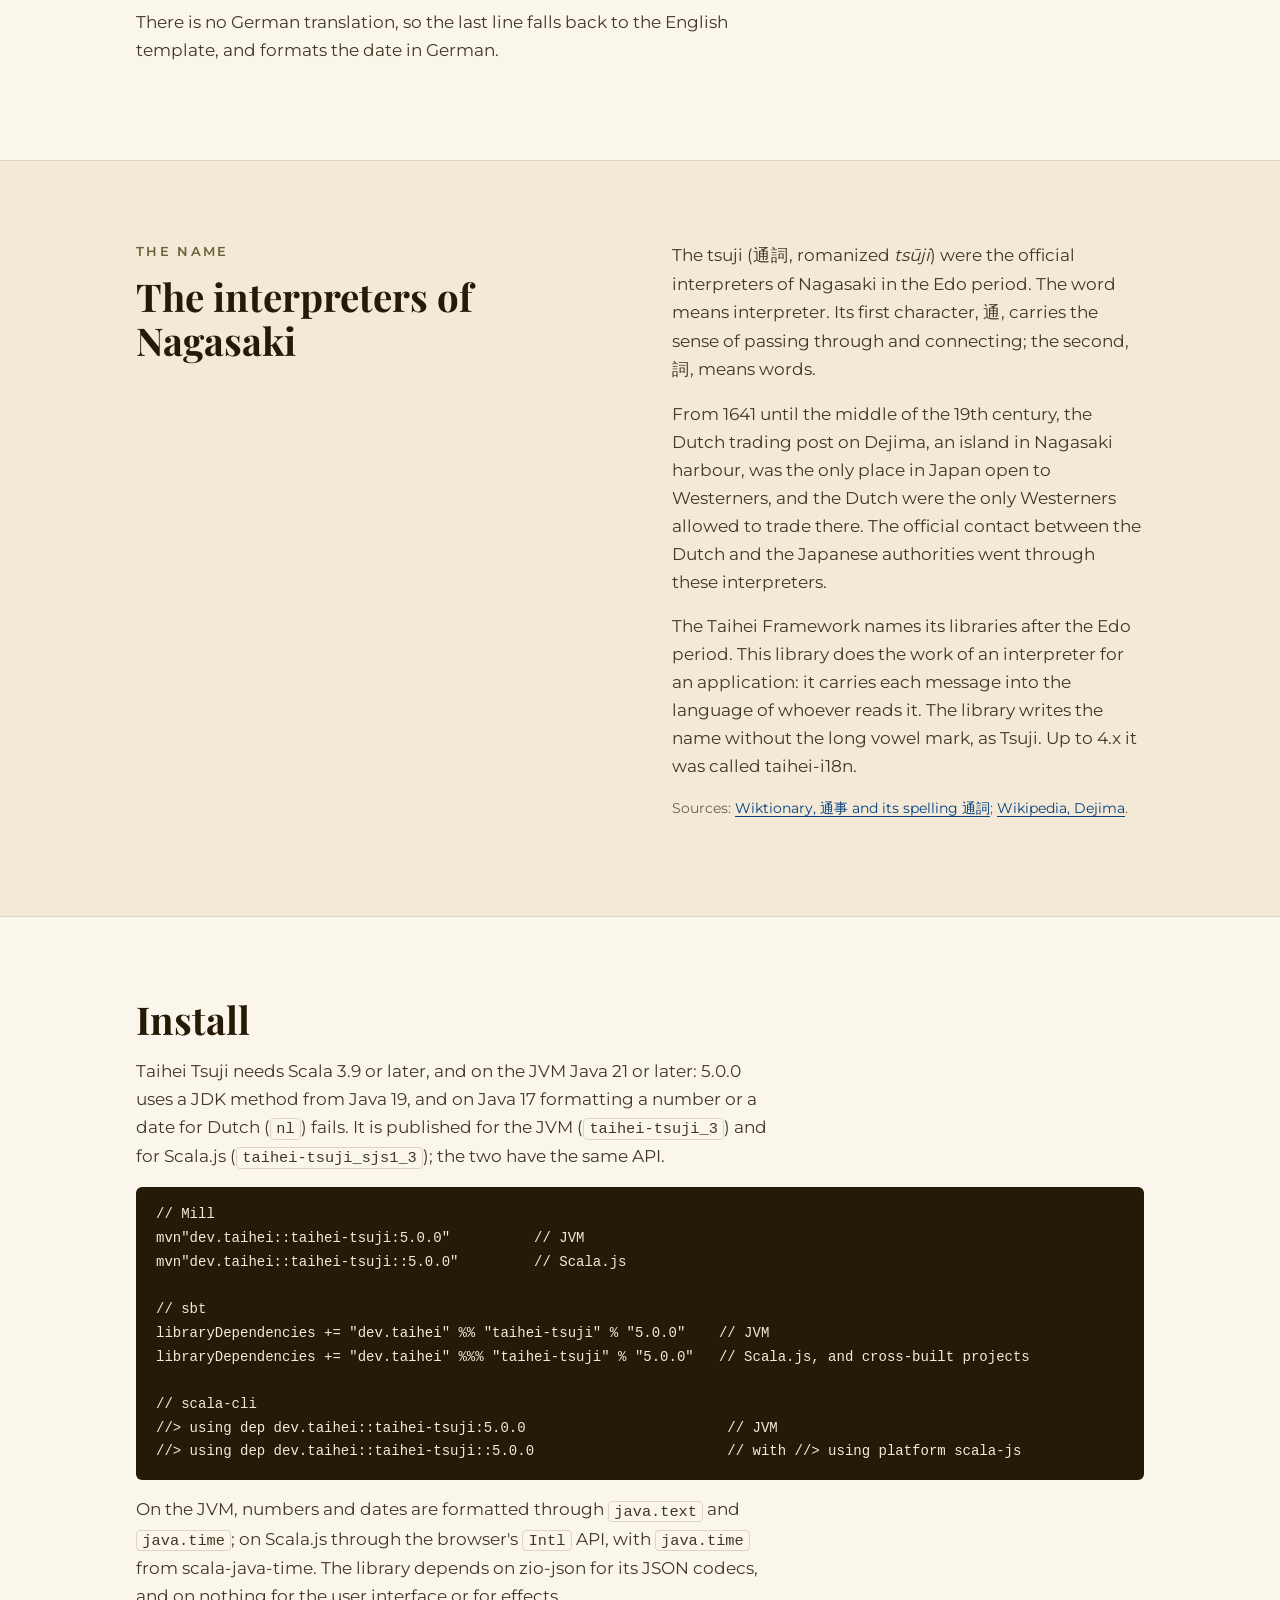
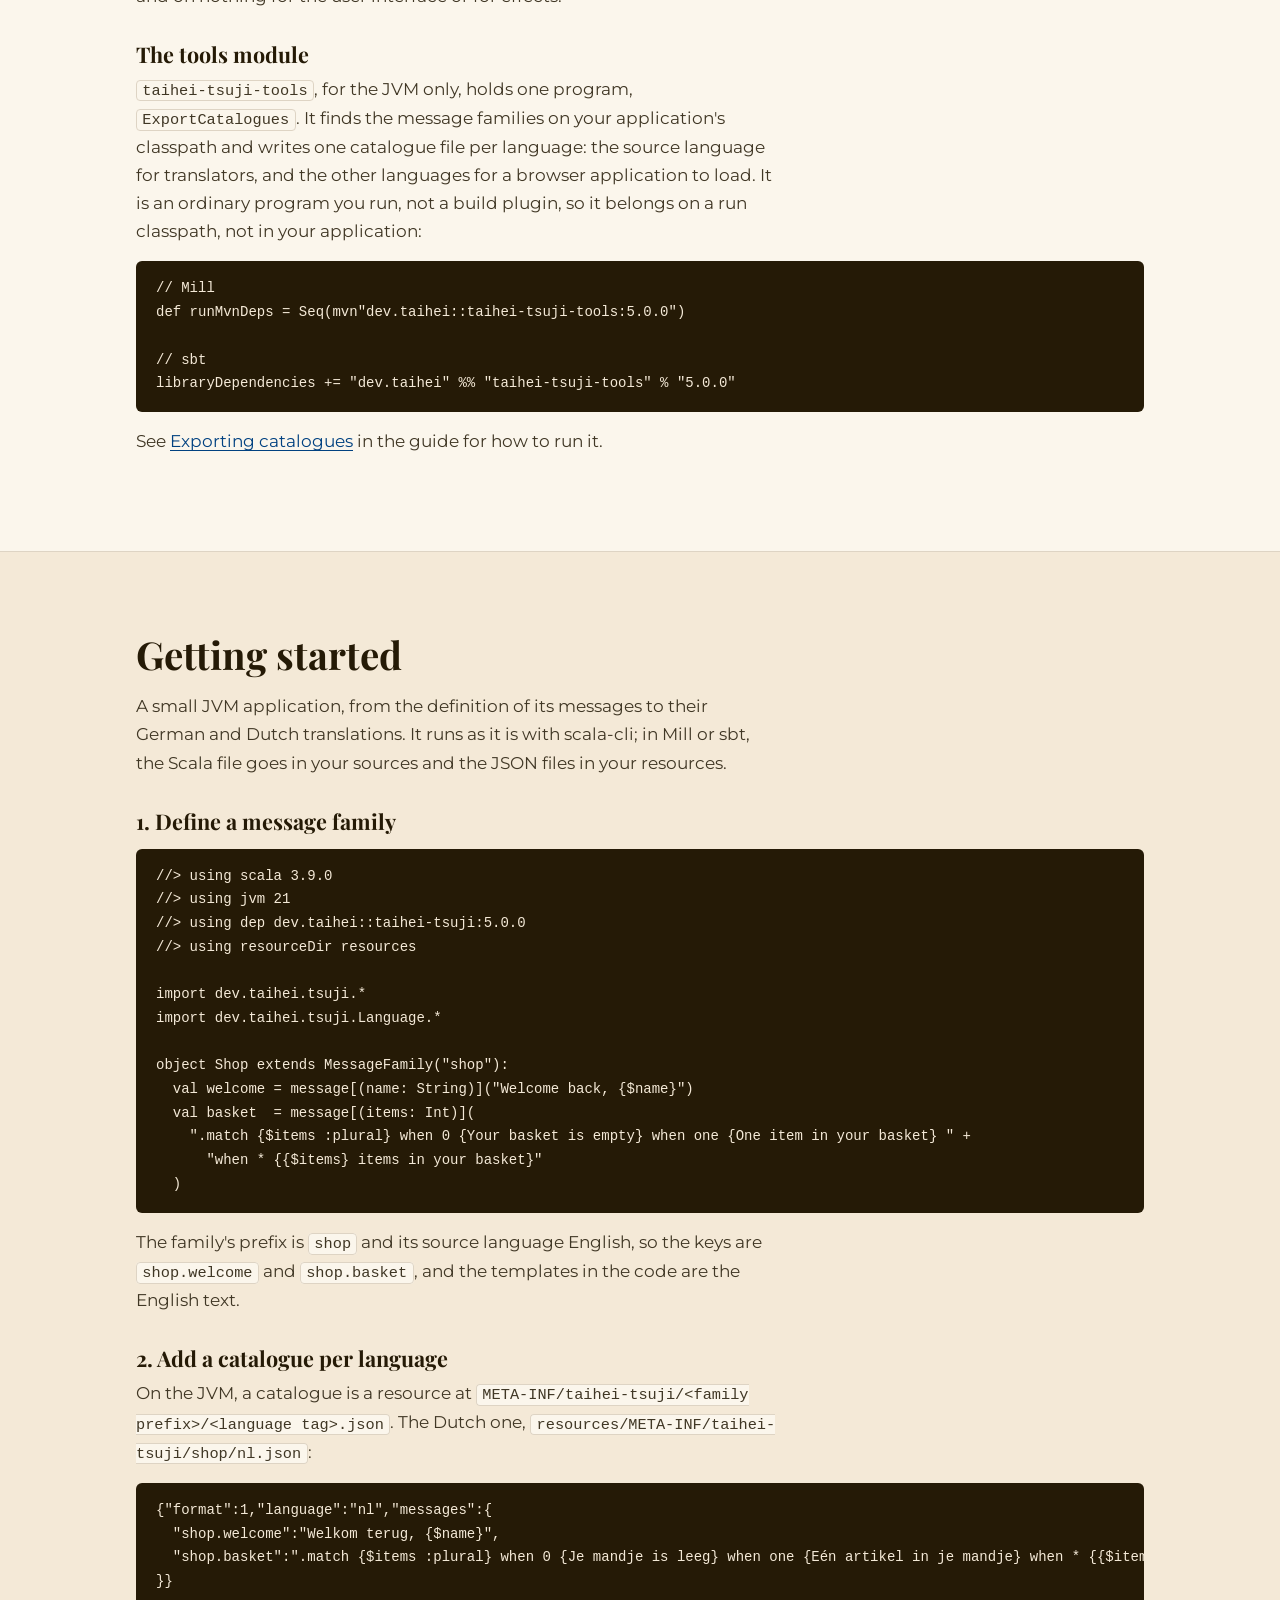
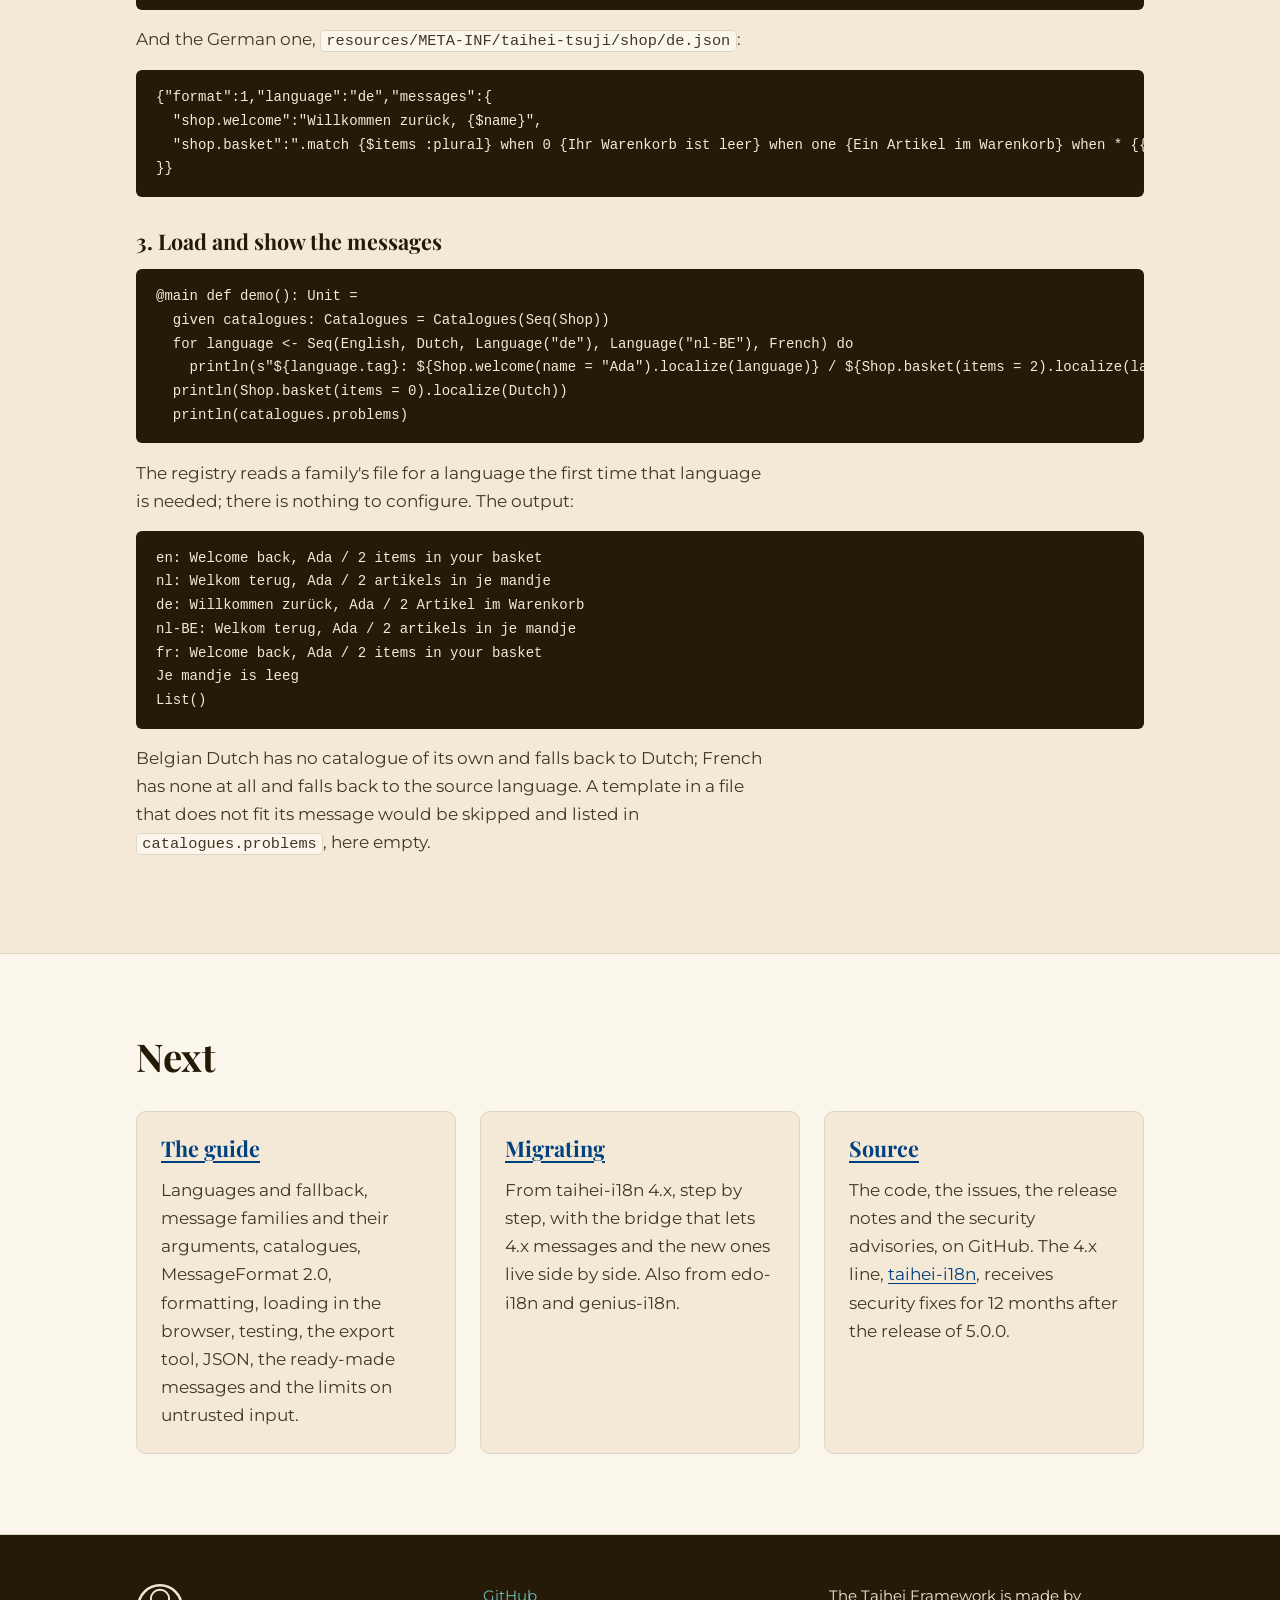
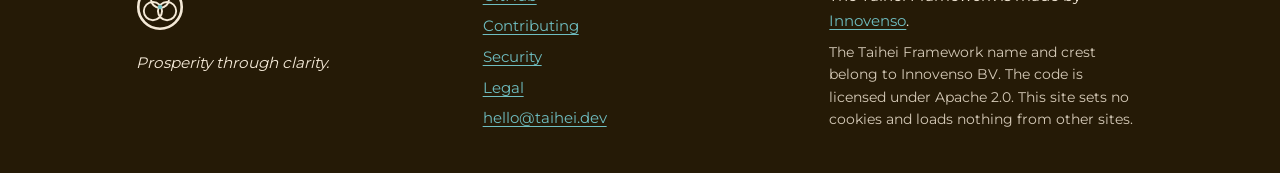
<file: tsuji/index.html>
<!doctype html>
<html lang="en">
<head>
<meta charset="utf-8">
<meta name="viewport" content="width=device-width, initial-scale=1">
<title>Tsuji · Taihei Framework</title>
<meta name="description" content="Taihei Tsuji (taihei-tsuji, formerly taihei-i18n): languages, typed message families, catalogues, ICU MessageFormat 2.0 and locale-aware formatting for Scala 3 on the JVM and Scala.js.">
<link rel="icon" href="/assets/brand/favicon.ico" sizes="any">
<link rel="icon" href="/assets/brand/favicon.svg" type="image/svg+xml">
<link rel="apple-touch-icon" href="/assets/brand/apple-touch-icon.png">
<link rel="stylesheet" href="/assets/site.css">
</head>
<body>
<a class="skip" href="#main">Skip to content</a>

<header class="site-header">
  <div class="wrap">
    <a class="brand" href="/"><img src="/assets/brand/taihei-framework-crest.svg" alt=""><span>Taihei Framework</span></a>
    <nav class="site-nav" aria-label="Main">
      <ul>
        <li><a href="/#libraries">Libraries</a></li>
        <li><a href="/#story">The Edo peace</a></li>
        <li><a href="/machiwari/">Machiwari</a></li>
        <li><a href="https://github.com/taiheiframework">GitHub</a></li>
      </ul>
    </nav>
  </div>
</header>

<main id="main" class="docs">

<section class="page-head">
  <div class="wrap">
    <p class="eyebrow">Library</p>
    <h1>Tsuji <span lang="ja">通詞</span></h1>
    <p class="lead">Taihei Tsuji is a type-safe internationalization library for Scala 3, on the JVM and Scala.js. You define the messages your application shows as typed message families, the compiler checks every template and its arguments, and translations come from per-language catalogues. Templates are ICU MessageFormat 2.0, and numbers, dates and plurals are formatted for the reader's language.</p>
    <p>It is for Scala 3 applications and libraries that show text to people in more than one language: a server that answers in the language of its client, a browser application built with Scala.js, or a library that ships its own translated messages. It solves the usual problem of messages kept as strings: an argument name with a typo, a date formatted as a number or a missing translation shows up only when a user sees it. With Tsuji the first two do not compile, a test finds the third, and showing a message never throws.</p>
    <p><code>dev.taihei::taihei-tsuji</code> · <a class="status" href="https://central.sonatype.com/artifact/dev.taihei/taihei-tsuji_3">5.0.0 on Maven Central</a> · Scala 3.9 or later · Apache License 2.0</p>
    <nav class="subnav" aria-label="Tsuji">
      <ul>
        <li><a href="/tsuji/" aria-current="page">Overview</a></li>
        <li><a href="/tsuji/guide/">Guide</a></li>
        <li><a href="/tsuji/migrating/">Migrating</a></li>
        <li><a href="https://github.com/taiheiframework/tsuji">Source</a></li>
      </ul>
    </nav>
  </div>
</section>

<section class="section section-paper">
  <div class="wrap">
    <h2>In one example</h2>
    <p>A message family groups messages under a key prefix. Its arguments are named and typed, and a macro in the library checks the templates when the code compiles:</p>
<pre><code>import java.time.LocalDate
import dev.taihei.tsuji.*
import dev.taihei.tsuji.Language.*

object Orders extends MessageFamily("order"):
  val cancelled = message("Your order was cancelled", Dutch -&gt; "Uw bestelling werd geannuleerd")
  val shipped   = message[(count: Int, on: LocalDate)](
    ".match {$count :plural} when one {One item shipped on {$on :date dateStyle=long}} " +
      "when * {{$count} items shipped on {$on :date dateStyle=long}}",
    Dutch -&gt; (".match {$count :plural} when one {Eén artikel verzonden op {$on :date dateStyle=long}} " +
      "when * {{$count} artikels verzonden op {$on :date dateStyle=long}}"),
  )

given Catalogues = Catalogues(Seq(Orders))

val shipped = Orders.shipped(count = 3, on = LocalDate.of(2026, 10, 23))
shipped.localize(English)          // 3 items shipped on October 23, 2026
shipped.localize(Dutch)            // 3 artikels verzonden op 23 oktober 2026
shipped.localize(Language("de"))   // 3 items shipped on 23. Oktober 2026</code></pre>
    <p>There is no German translation, so the last line falls back to the English template, and formats the date in German.</p>
  </div>
</section>

<section class="section" id="name">
  <div class="wrap split">
    <div>
      <p class="eyebrow">The name</p>
      <h2>The interpreters of Nagasaki</h2>
    </div>
    <div>
      <p>The tsuji (<span lang="ja">通詞</span>, romanized <em>tsūji</em>) were the official interpreters of Nagasaki in the Edo period. The word means interpreter. Its first character, <span lang="ja">通</span>, carries the sense of passing through and connecting; the second, <span lang="ja">詞</span>, means words.</p>
      <p>From 1641 until the middle of the 19th century, the Dutch trading post on Dejima, an island in Nagasaki harbour, was the only place in Japan open to Westerners, and the Dutch were the only Westerners allowed to trade there. The official contact between the Dutch and the Japanese authorities went through these interpreters.</p>
      <p>The Taihei Framework names its libraries after the Edo period. This library does the work of an interpreter for an application: it carries each message into the language of whoever reads it. The library writes the name without the long vowel mark, as Tsuji. Up to 4.x it was called taihei-i18n.</p>
      <p class="small-print">Sources: <a href="https://en.wiktionary.org/wiki/%E9%80%9A%E4%BA%8B">Wiktionary, 通事 and its spelling 通詞</a>; <a href="https://en.wikipedia.org/wiki/Dejima">Wikipedia, Dejima</a>.</p>
    </div>
  </div>
</section>

<section class="section section-paper" id="install">
  <div class="wrap">
    <h2>Install</h2>
    <p>Taihei Tsuji needs Scala 3.9 or later, and on the JVM Java 21 or later: 5.0.0 uses a JDK method from Java 19, and on Java 17 formatting a number or a date for Dutch (<code>nl</code>) fails. It is published for the JVM (<code>taihei-tsuji_3</code>) and for Scala.js (<code>taihei-tsuji_sjs1_3</code>); the two have the same API.</p>
<pre><code>// Mill
mvn"dev.taihei::taihei-tsuji:5.0.0"          // JVM
mvn"dev.taihei::taihei-tsuji::5.0.0"         // Scala.js

// sbt
libraryDependencies += "dev.taihei" %% "taihei-tsuji" % "5.0.0"    // JVM
libraryDependencies += "dev.taihei" %%% "taihei-tsuji" % "5.0.0"   // Scala.js, and cross-built projects

// scala-cli
//&gt; using dep dev.taihei::taihei-tsuji:5.0.0                        // JVM
//&gt; using dep dev.taihei::taihei-tsuji::5.0.0                       // with //&gt; using platform scala-js</code></pre>
    <p>On the JVM, numbers and dates are formatted through <code>java.text</code> and <code>java.time</code>; on Scala.js through the browser's <code>Intl</code> API, with <code>java.time</code> from scala-java-time. The library depends on zio-json for its JSON codecs, and on nothing for the user interface or for effects.</p>
    <h3>The tools module</h3>
    <p><code>taihei-tsuji-tools</code>, for the JVM only, holds one program, <code>ExportCatalogues</code>. It finds the message families on your application's classpath and writes one catalogue file per language: the source language for translators, and the other languages for a browser application to load. It is an ordinary program you run, not a build plugin, so it belongs on a run classpath, not in your application:</p>
<pre><code>// Mill
def runMvnDeps = Seq(mvn"dev.taihei::taihei-tsuji-tools:5.0.0")

// sbt
libraryDependencies += "dev.taihei" %% "taihei-tsuji-tools" % "5.0.0"</code></pre>
    <p>See <a href="/tsuji/guide/#export">Exporting catalogues</a> in the guide for how to run it.</p>
  </div>
</section>

<section class="section" id="getting-started">
  <div class="wrap">
    <h2>Getting started</h2>
    <p>A small JVM application, from the definition of its messages to their German and Dutch translations. It runs as it is with scala-cli; in Mill or sbt, the Scala file goes in your sources and the JSON files in your resources.</p>
    <h3>1. Define a message family</h3>
<pre><code>//&gt; using scala 3.9.0
//&gt; using jvm 21
//&gt; using dep dev.taihei::taihei-tsuji:5.0.0
//&gt; using resourceDir resources

import dev.taihei.tsuji.*
import dev.taihei.tsuji.Language.*

object Shop extends MessageFamily("shop"):
  val welcome = message[(name: String)]("Welcome back, {$name}")
  val basket  = message[(items: Int)](
    ".match {$items :plural} when 0 {Your basket is empty} when one {One item in your basket} " +
      "when * {{$items} items in your basket}"
  )</code></pre>
    <p>The family's prefix is <code>shop</code> and its source language English, so the keys are <code>shop.welcome</code> and <code>shop.basket</code>, and the templates in the code are the English text.</p>
    <h3>2. Add a catalogue per language</h3>
    <p>On the JVM, a catalogue is a resource at <code>META-INF/taihei-tsuji/&lt;family prefix&gt;/&lt;language tag&gt;.json</code>. The Dutch one, <code>resources/META-INF/taihei-tsuji/shop/nl.json</code>:</p>
<pre><code>{"format":1,"language":"nl","messages":{
  "shop.welcome":"Welkom terug, {$name}",
  "shop.basket":".match {$items :plural} when 0 {Je mandje is leeg} when one {Eén artikel in je mandje} when * {{$items} artikels in je mandje}"
}}</code></pre>
    <p>And the German one, <code>resources/META-INF/taihei-tsuji/shop/de.json</code>:</p>
<pre><code>{"format":1,"language":"de","messages":{
  "shop.welcome":"Willkommen zurück, {$name}",
  "shop.basket":".match {$items :plural} when 0 {Ihr Warenkorb ist leer} when one {Ein Artikel im Warenkorb} when * {{$items} Artikel im Warenkorb}"
}}</code></pre>
    <h3>3. Load and show the messages</h3>
<pre><code>@main def demo(): Unit =
  given catalogues: Catalogues = Catalogues(Seq(Shop))
  for language &lt;- Seq(English, Dutch, Language("de"), Language("nl-BE"), French) do
    println(s"${language.tag}: ${Shop.welcome(name = "Ada").localize(language)} / ${Shop.basket(items = 2).localize(language)}")
  println(Shop.basket(items = 0).localize(Dutch))
  println(catalogues.problems)</code></pre>
    <p>The registry reads a family's file for a language the first time that language is needed; there is nothing to configure. The output:</p>
<pre><code>en: Welcome back, Ada / 2 items in your basket
nl: Welkom terug, Ada / 2 artikels in je mandje
de: Willkommen zurück, Ada / 2 Artikel im Warenkorb
nl-BE: Welkom terug, Ada / 2 artikels in je mandje
fr: Welcome back, Ada / 2 items in your basket
Je mandje is leeg
List()</code></pre>
    <p>Belgian Dutch has no catalogue of its own and falls back to Dutch; French has none at all and falls back to the source language. A template in a file that does not fit its message would be skipped and listed in <code>catalogues.problems</code>, here empty.</p>
  </div>
</section>

<section class="section section-paper" id="next">
  <div class="wrap">
    <h2>Next</h2>
    <div class="cards">
      <article class="card">
        <h3><a href="/tsuji/guide/">The guide</a></h3>
        <p>Languages and fallback, message families and their arguments, catalogues, MessageFormat 2.0, formatting, loading in the browser, testing, the export tool, JSON, the ready-made messages and the limits on untrusted input.</p>
      </article>
      <article class="card">
        <h3><a href="/tsuji/migrating/">Migrating</a></h3>
        <p>From taihei-i18n 4.x, step by step, with the bridge that lets 4.x messages and the new ones live side by side. Also from edo-i18n and genius-i18n.</p>
      </article>
      <article class="card">
        <h3><a href="https://github.com/taiheiframework/tsuji">Source</a></h3>
        <p>The code, the issues, the release notes and the security advisories, on GitHub. The 4.x line, <a href="/i18n/">taihei-i18n</a>, receives security fixes for 12 months after the release of 5.0.0.</p>
      </article>
    </div>
  </div>
</section>

</main>

<footer class="site-footer">
  <div class="wrap">
    <div>
      <img src="/assets/brand/taihei-framework-crest-on-dark.svg" alt="">
      <p style="margin-top: 0.75rem"><em>Prosperity through clarity.</em></p>
    </div>
    <div>
      <ul>
        <li><a href="https://github.com/taiheiframework">GitHub</a></li>
        <li><a href="https://github.com/taiheiframework/.github/blob/main/CONTRIBUTING.md">Contributing</a></li>
        <li><a href="https://github.com/taiheiframework/.github/blob/main/SECURITY.md">Security</a></li>
        <li><a href="/legal/">Legal</a></li>
        <li><a href="mailto:hello@taihei.dev">hello@taihei.dev</a></li>
      </ul>
    </div>
    <div>
      <p>The Taihei Framework is made by <a href="https://innovenso.com">Innovenso</a>.</p>
      <p class="small">The Taihei Framework name and crest belong to Innovenso BV. The code is licensed under Apache 2.0. This site sets no cookies and loads nothing from other sites.</p>
    </div>
  </div>
</footer>
</body>
</html>
</file>
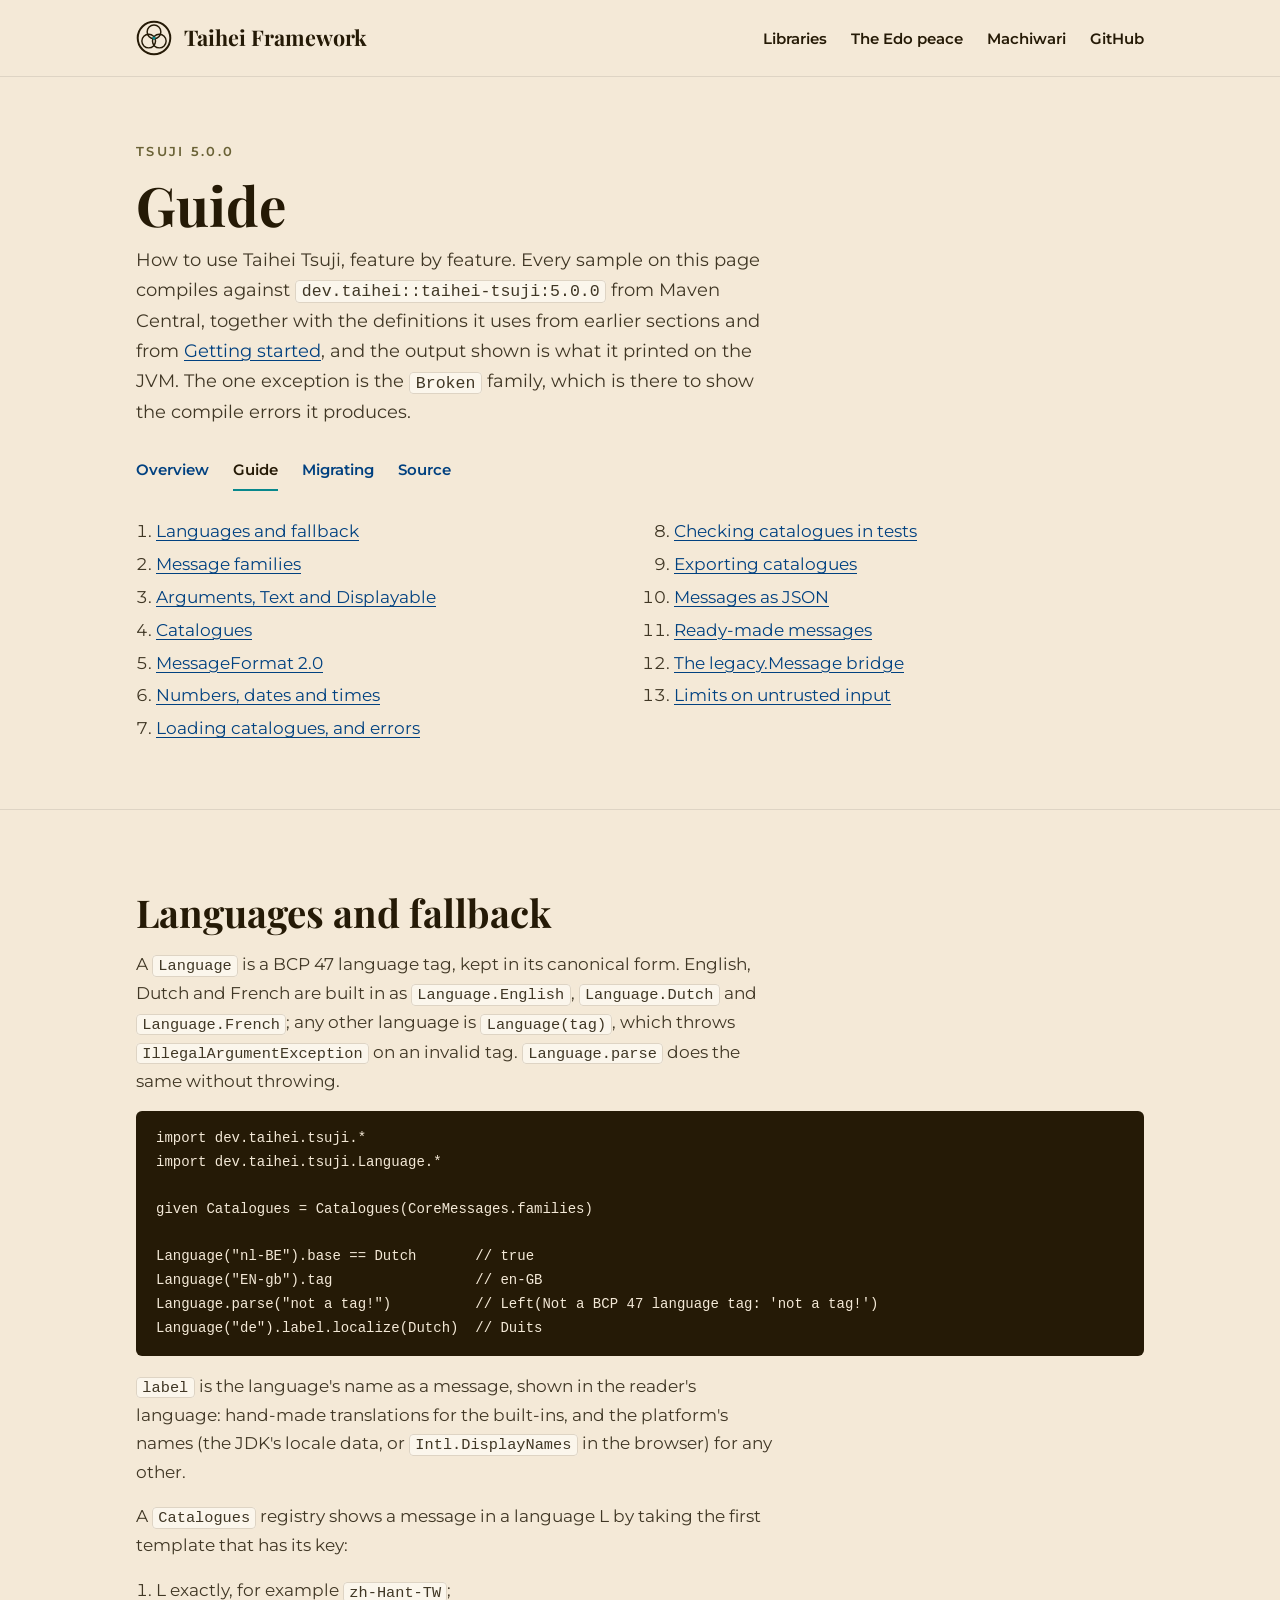
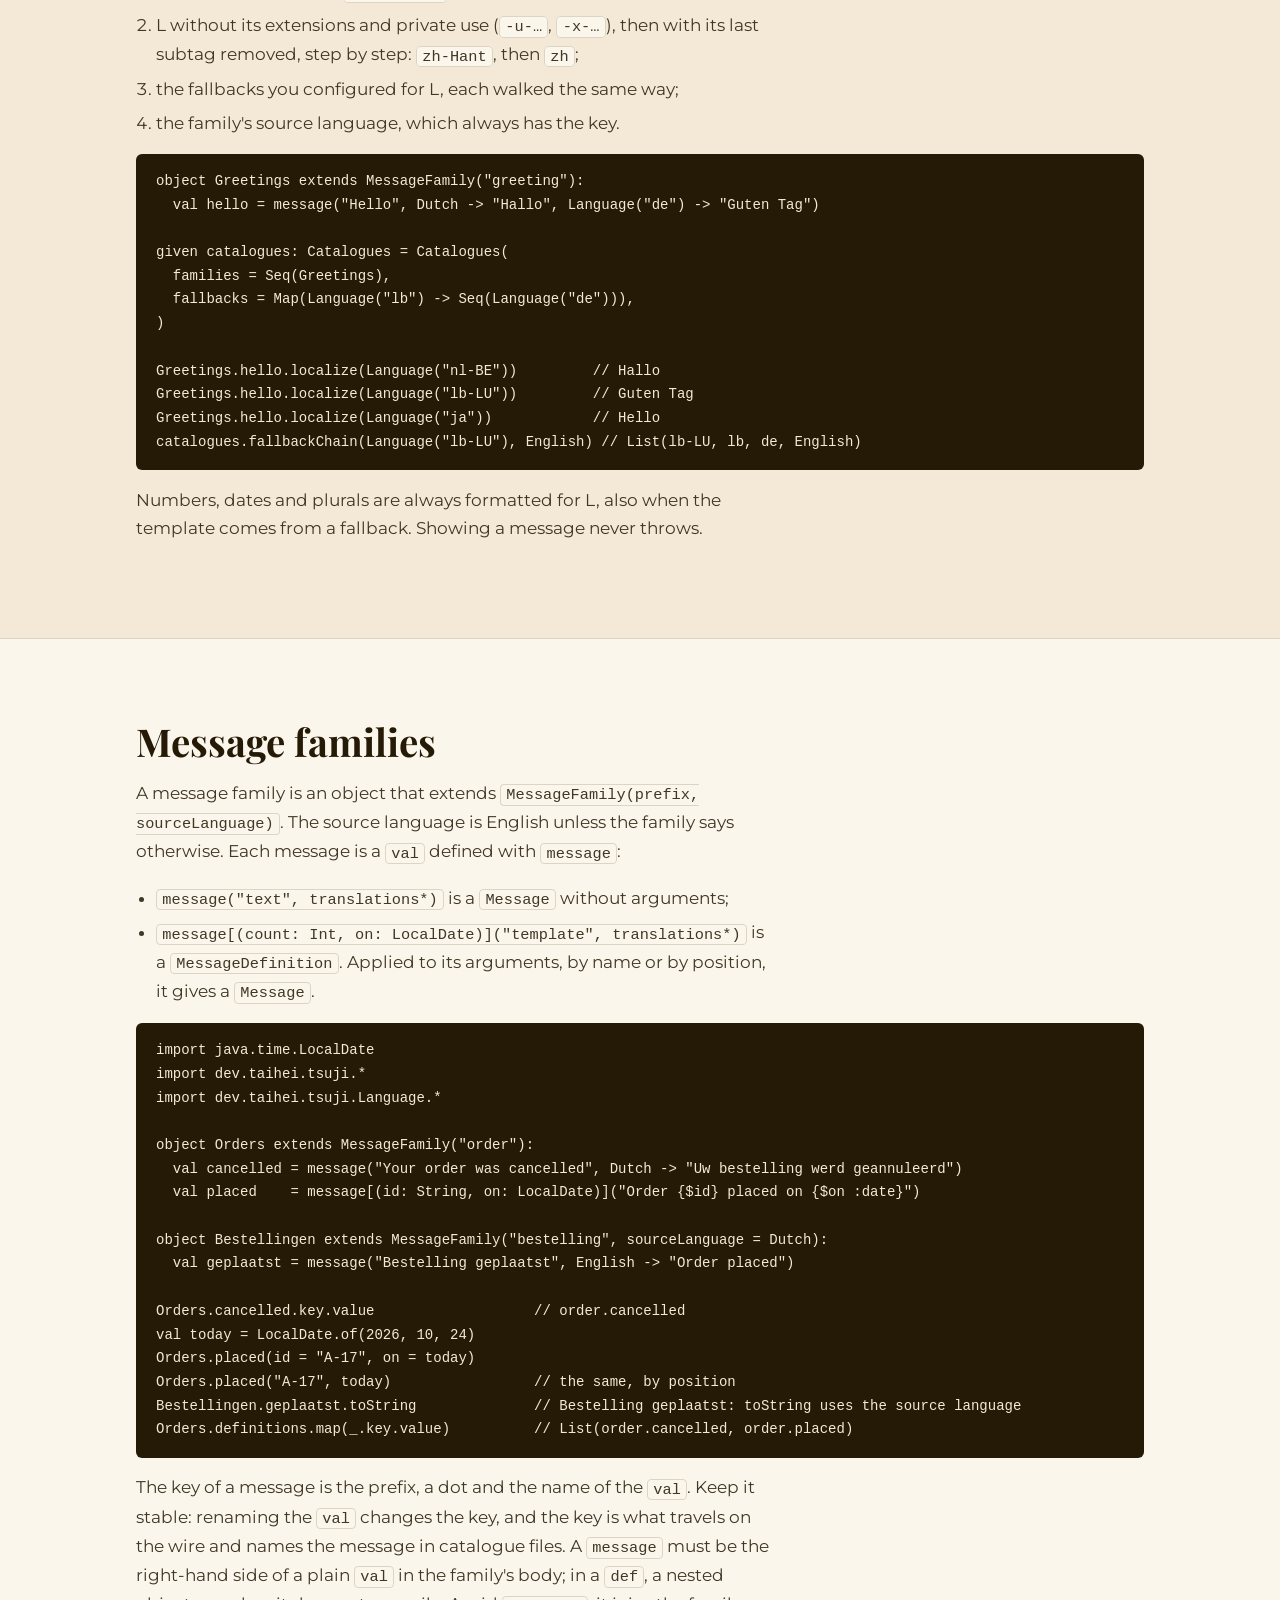
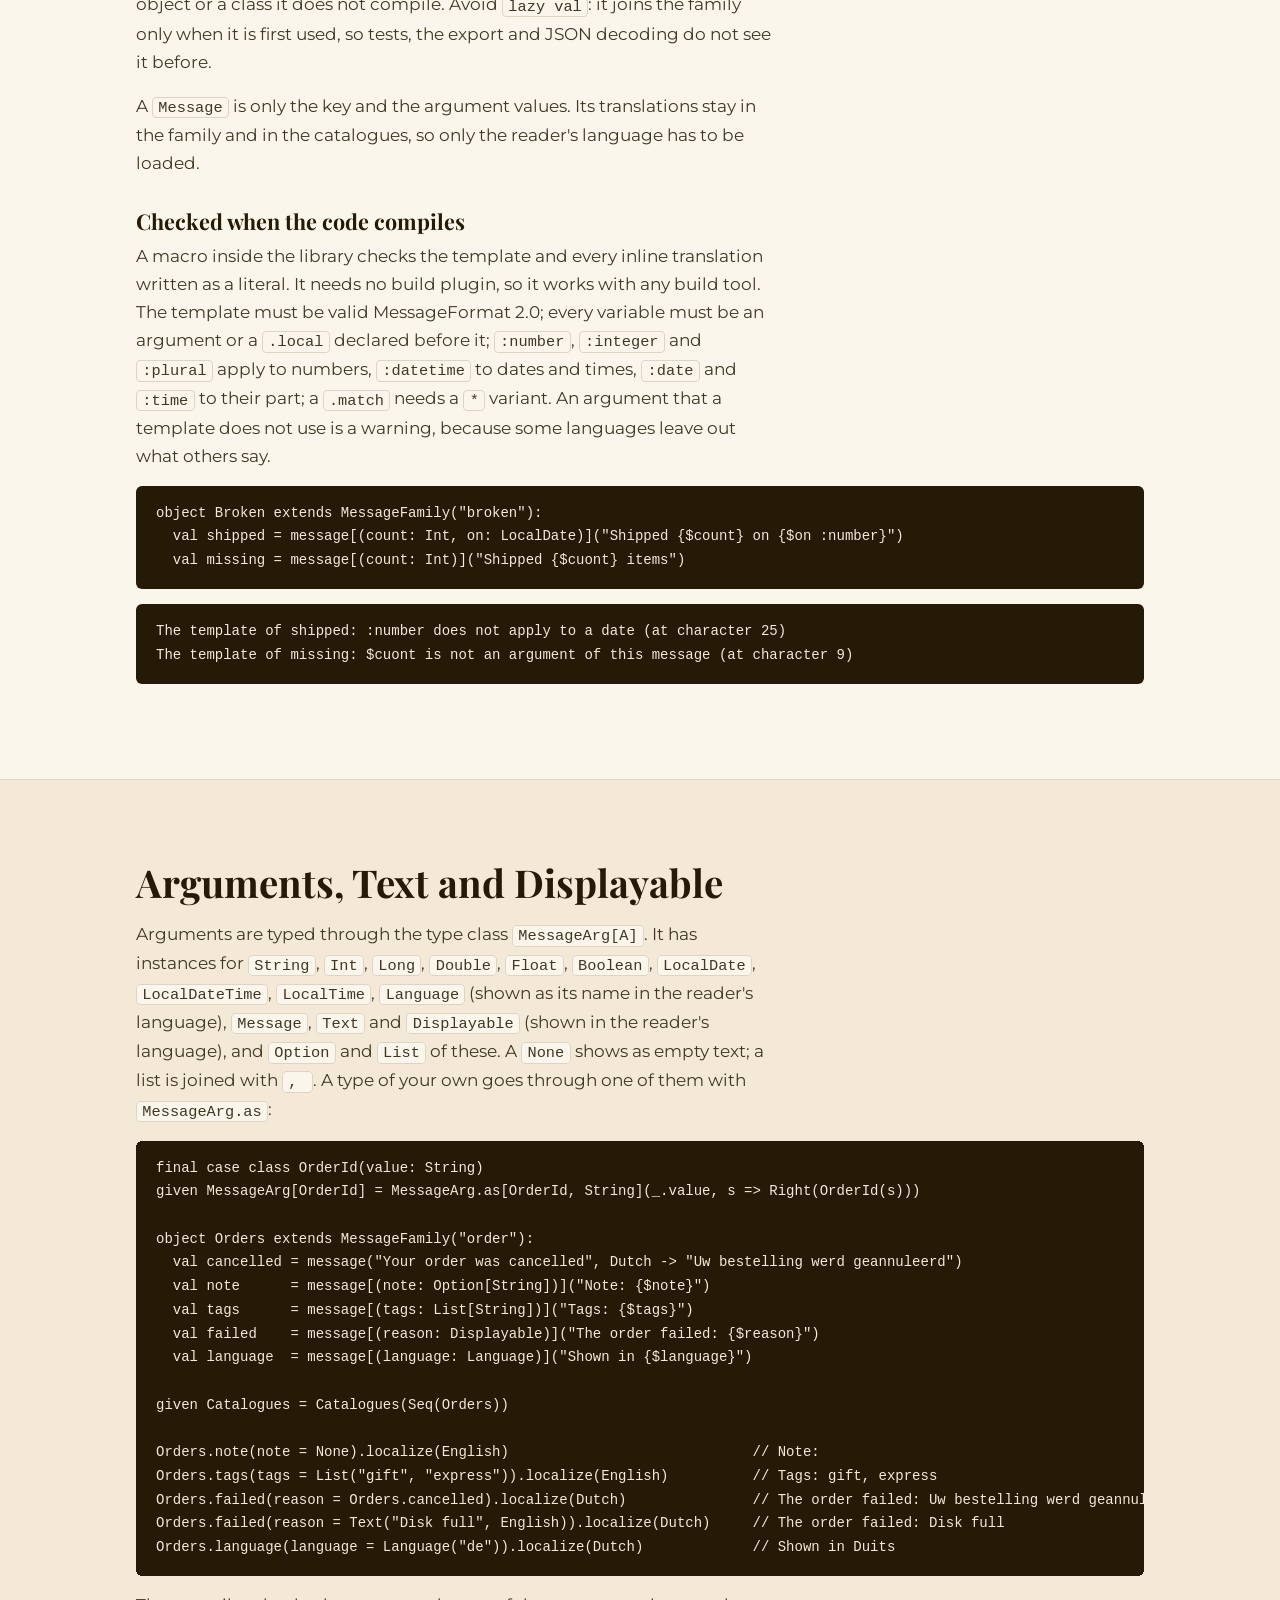
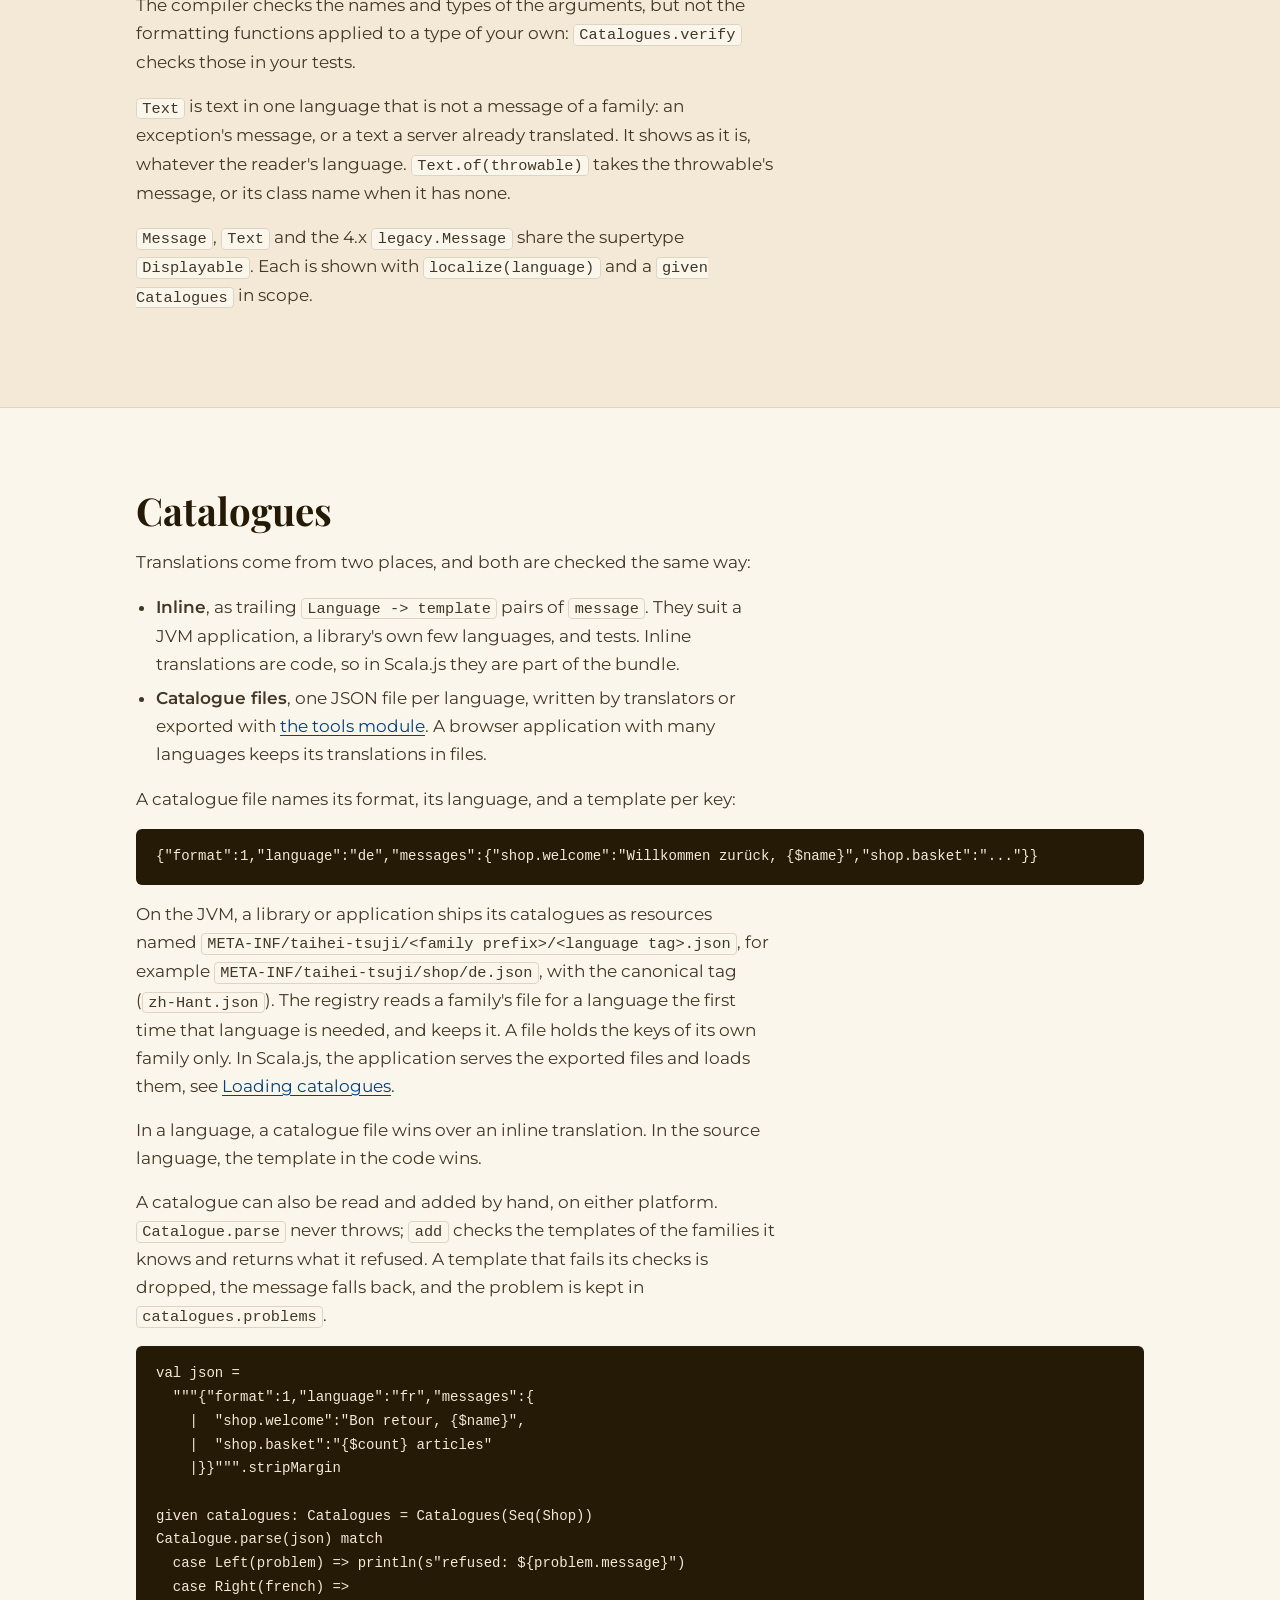
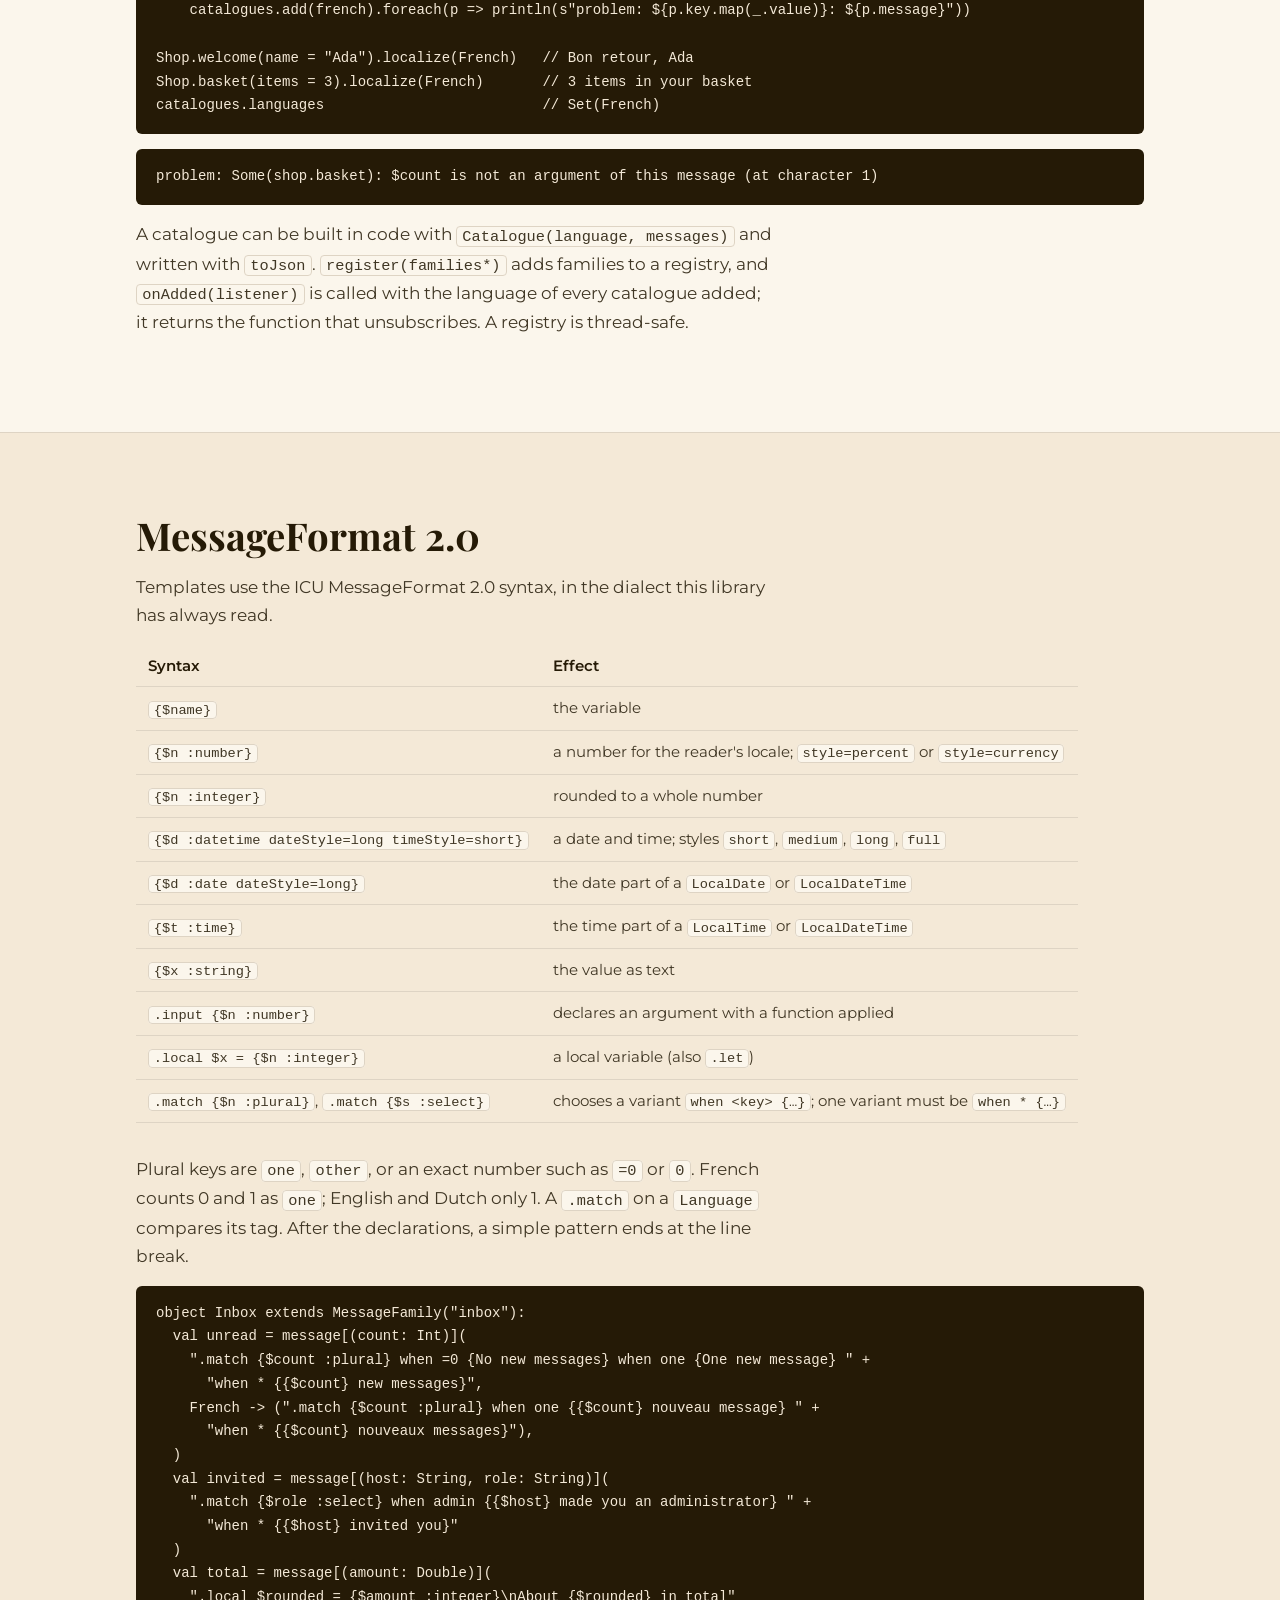
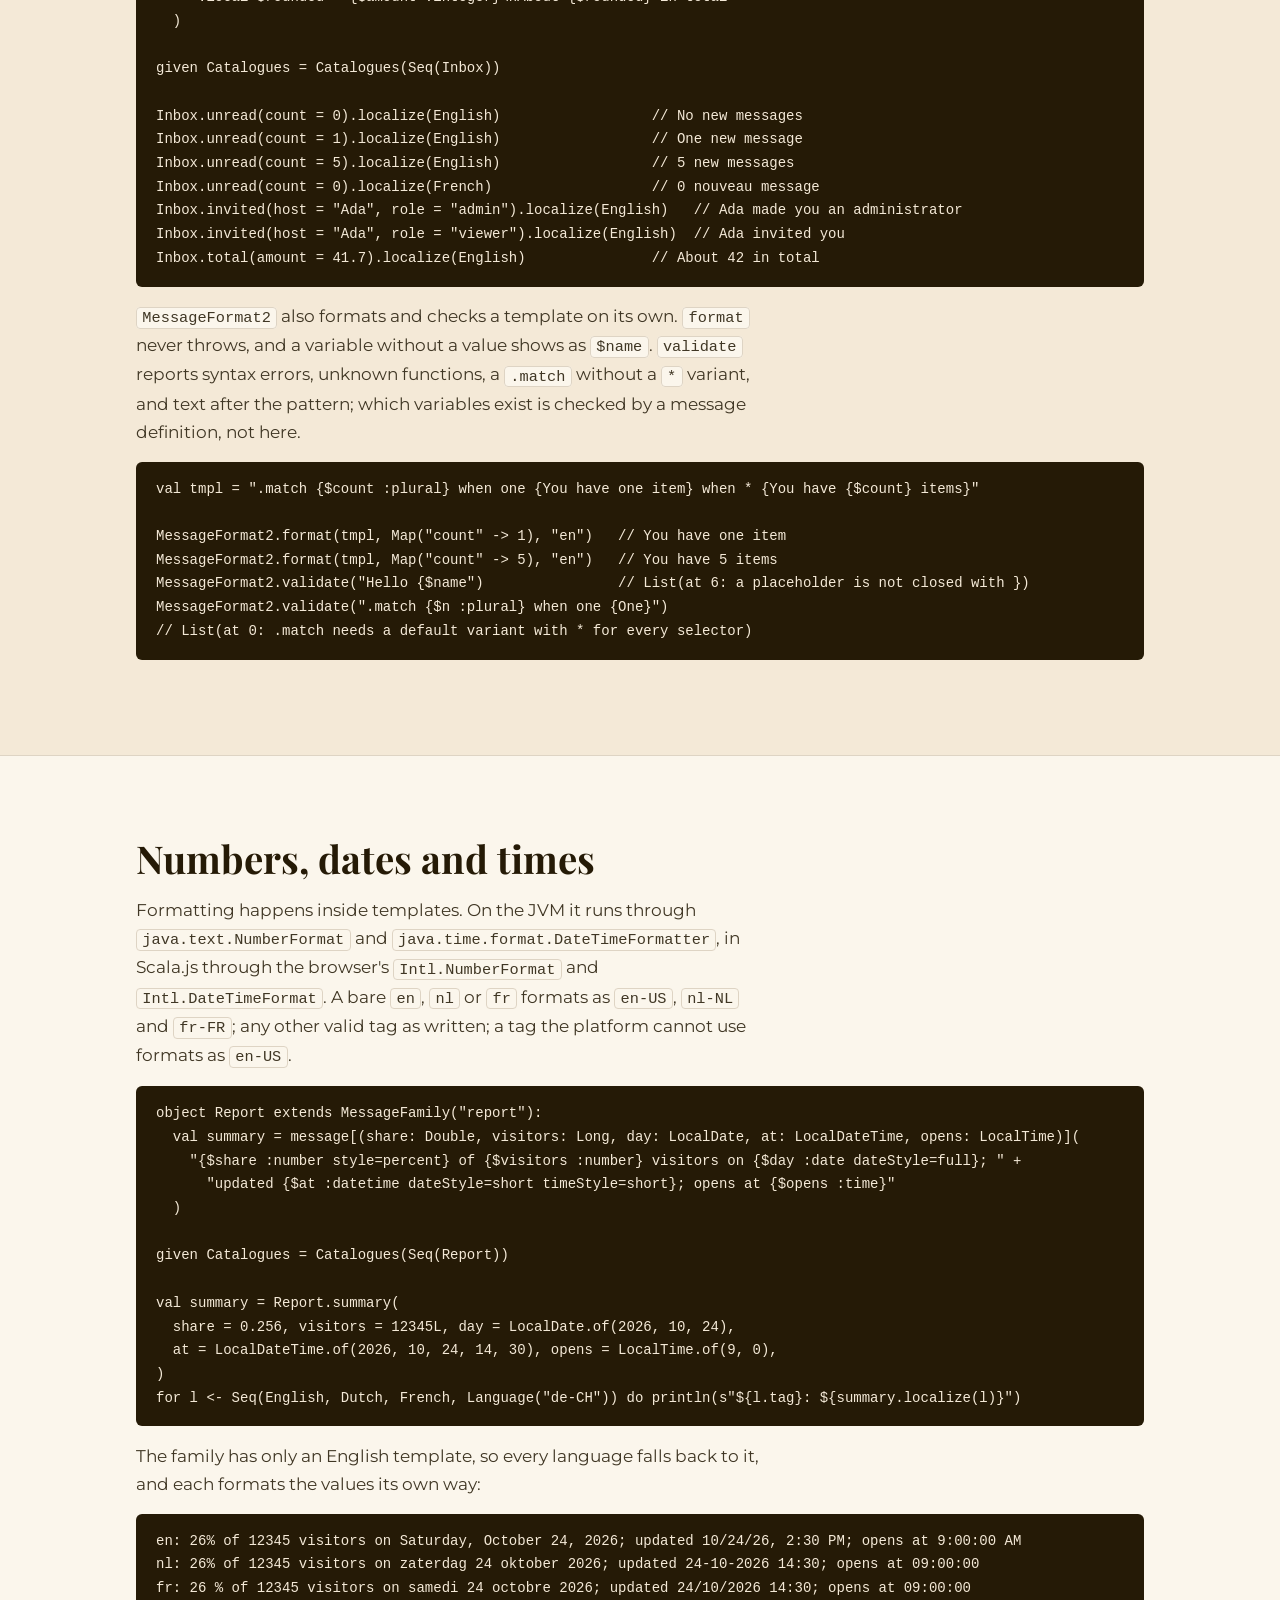
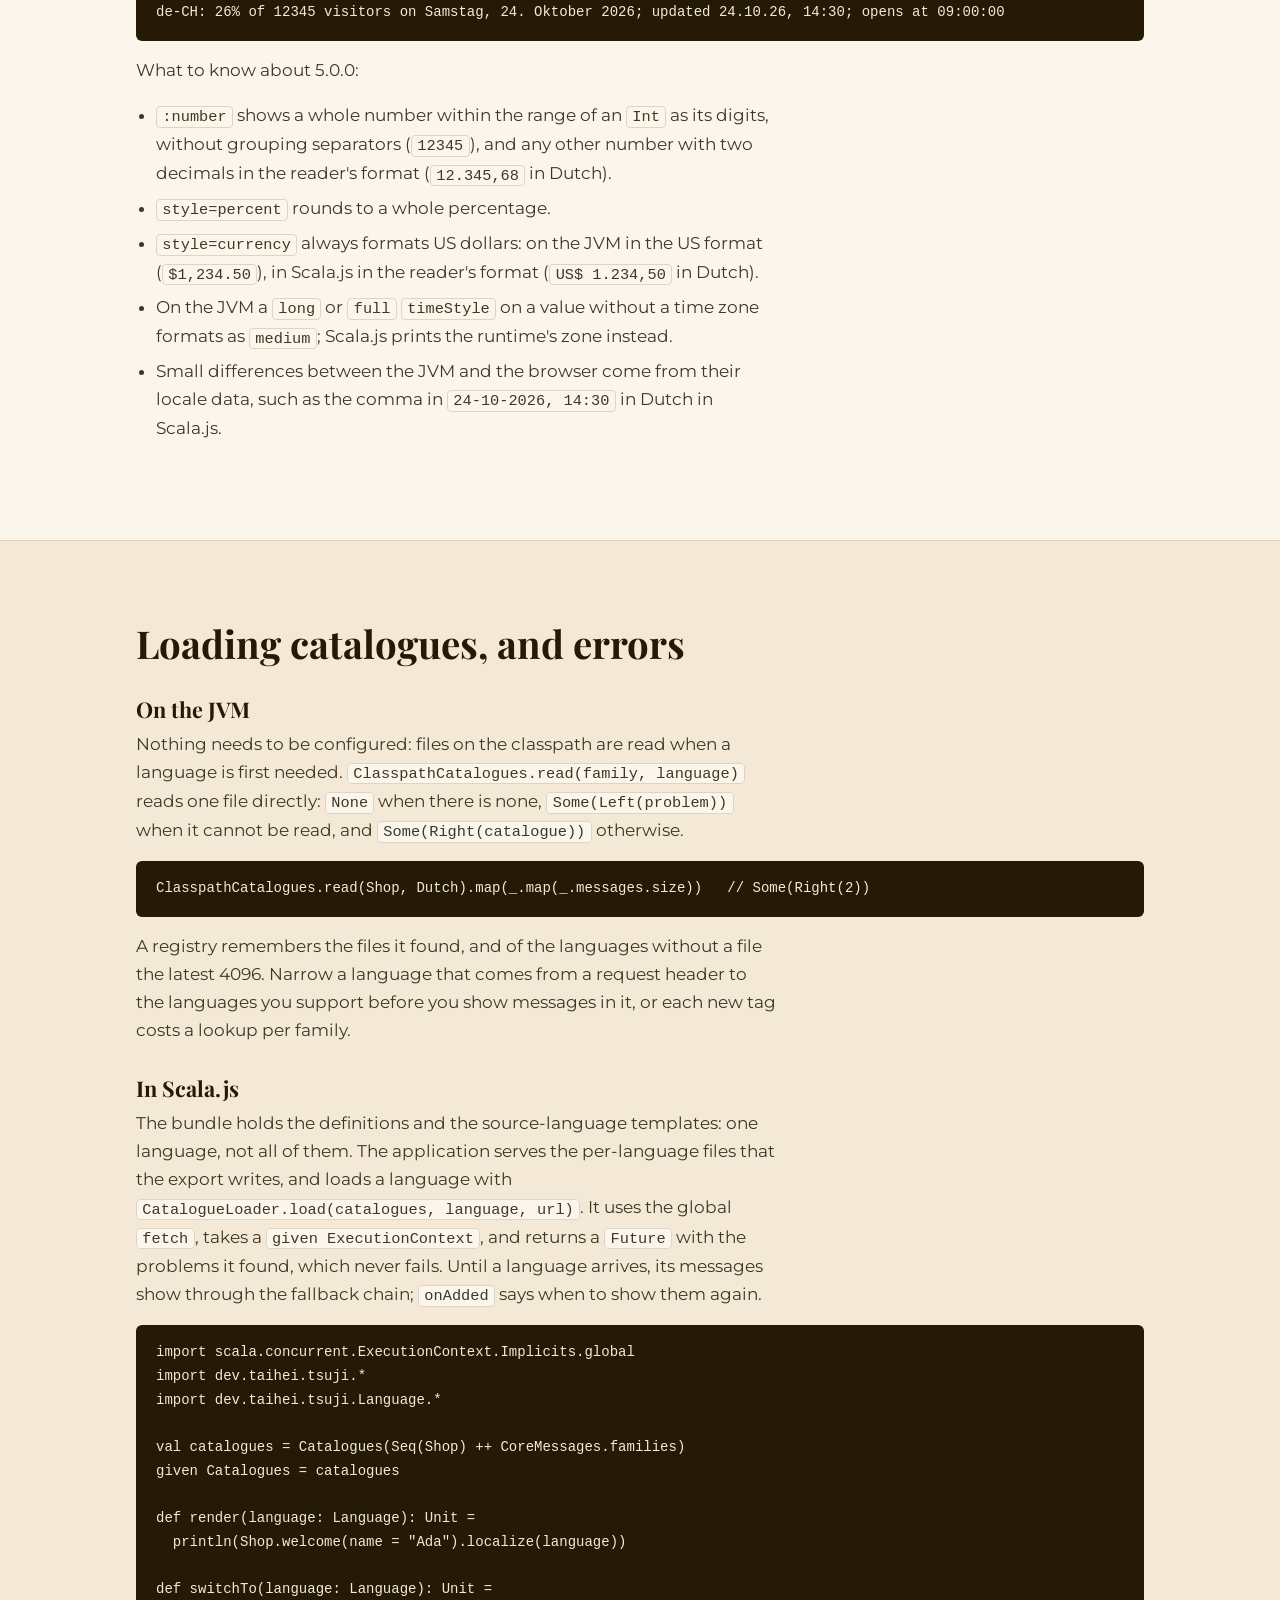
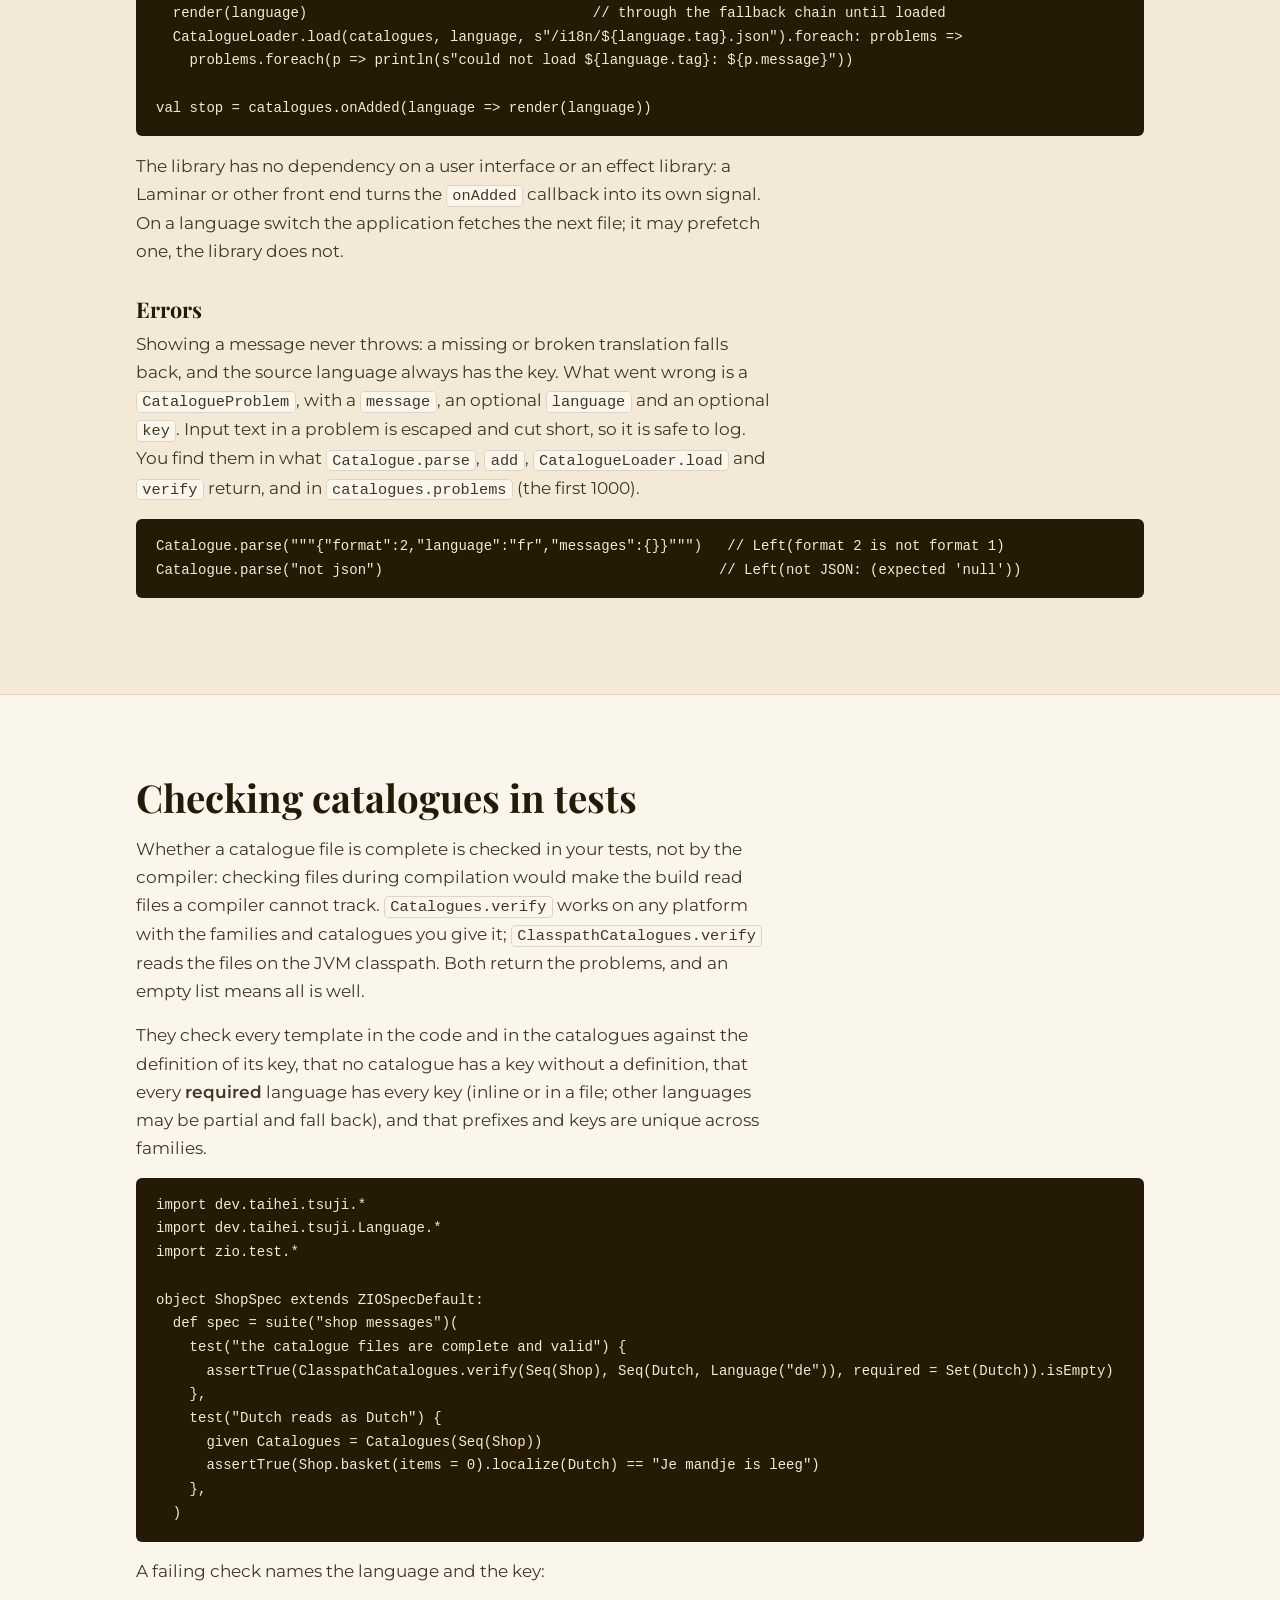
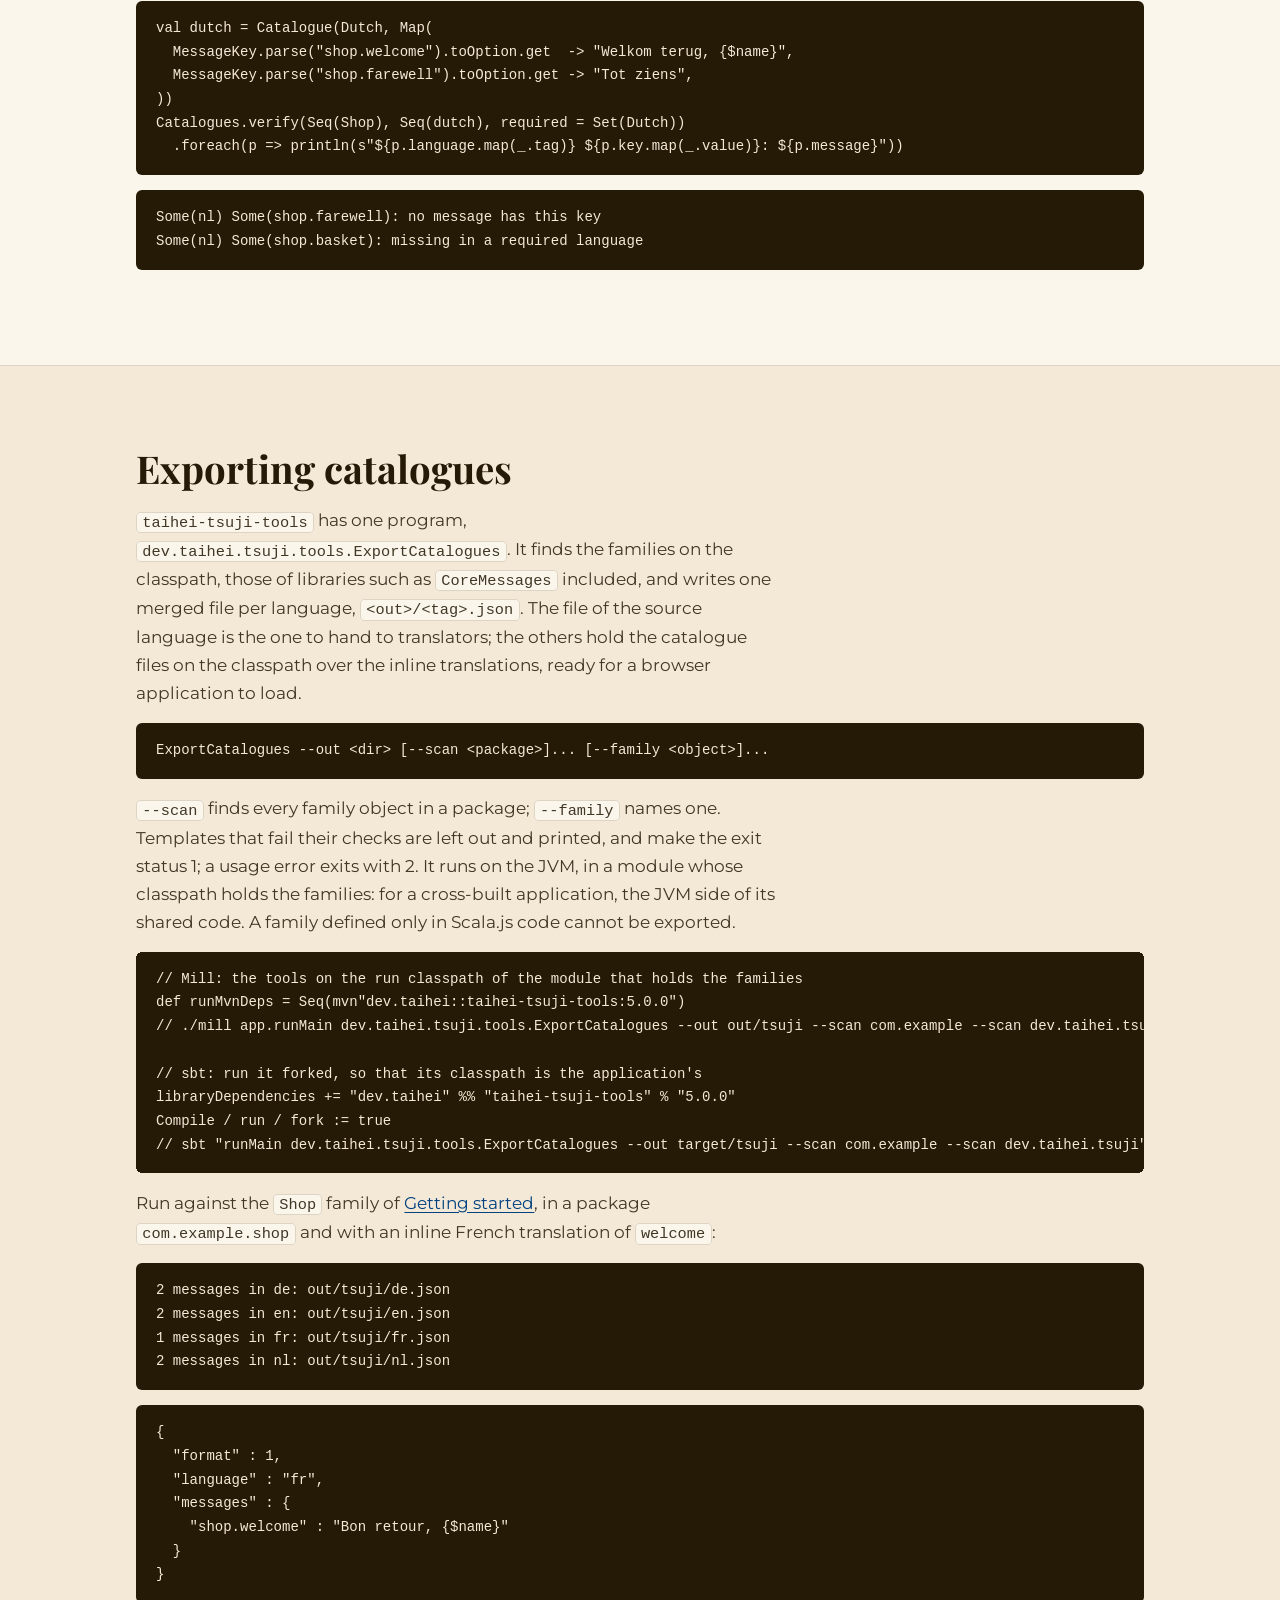
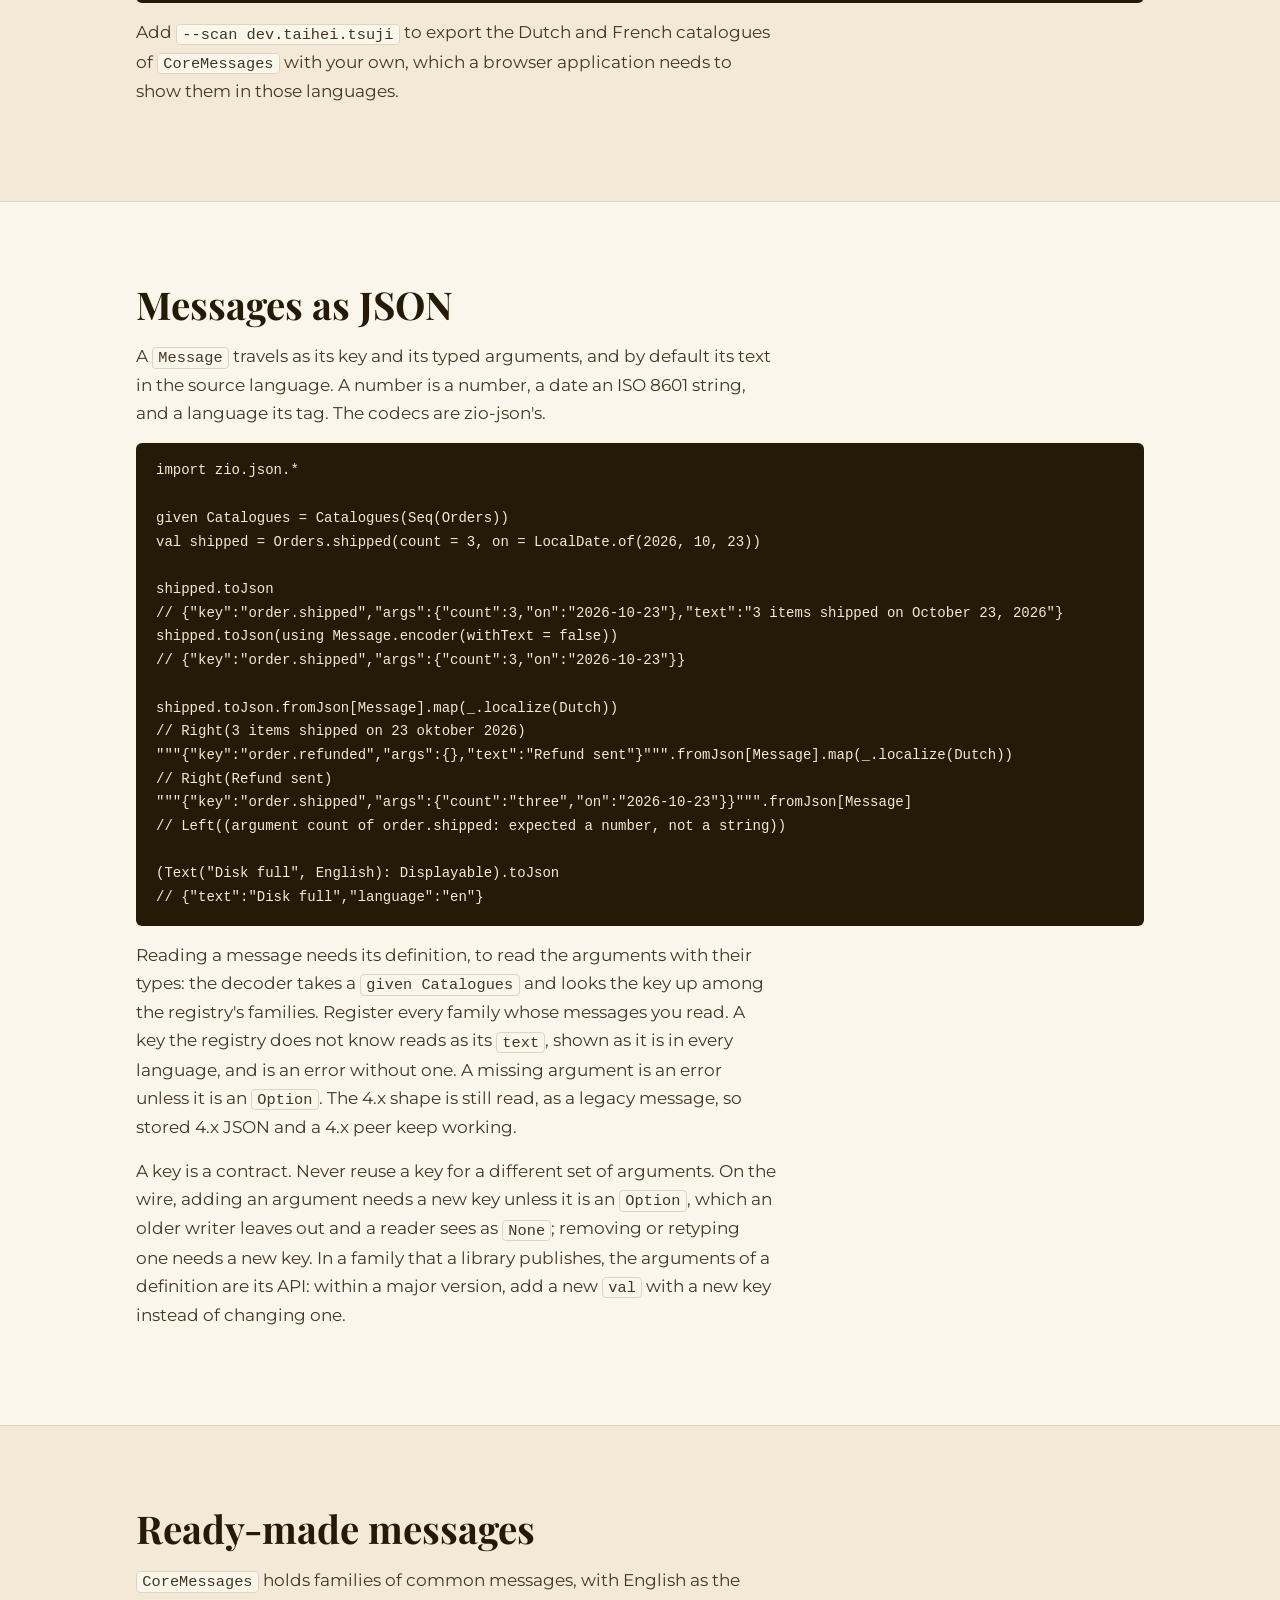
<file: tsuji/guide/index.html>
<!doctype html>
<html lang="en">
<head>
<meta charset="utf-8">
<meta name="viewport" content="width=device-width, initial-scale=1">
<title>Tsuji guide · Taihei Framework</title>
<meta name="description" content="The Taihei Tsuji 5.0.0 guide: languages and fallback, typed message families, catalogues, ICU MessageFormat 2.0, locale-aware formatting, CatalogueLoader, testing, the export tool, JSON, CoreMessages, legacy.Message and input limits.">
<link rel="icon" href="/assets/brand/favicon.ico" sizes="any">
<link rel="icon" href="/assets/brand/favicon.svg" type="image/svg+xml">
<link rel="apple-touch-icon" href="/assets/brand/apple-touch-icon.png">
<link rel="stylesheet" href="/assets/site.css">
</head>
<body>
<a class="skip" href="#main">Skip to content</a>

<header class="site-header">
  <div class="wrap">
    <a class="brand" href="/"><img src="/assets/brand/taihei-framework-crest.svg" alt=""><span>Taihei Framework</span></a>
    <nav class="site-nav" aria-label="Main">
      <ul>
        <li><a href="/#libraries">Libraries</a></li>
        <li><a href="/#story">The Edo peace</a></li>
        <li><a href="/machiwari/">Machiwari</a></li>
        <li><a href="https://github.com/taiheiframework">GitHub</a></li>
      </ul>
    </nav>
  </div>
</header>

<main id="main" class="docs">

<section class="page-head">
  <div class="wrap">
    <p class="eyebrow">Tsuji 5.0.0</p>
    <h1>Guide</h1>
    <p class="lead">How to use Taihei Tsuji, feature by feature. Every sample on this page compiles against <code>dev.taihei::taihei-tsuji:5.0.0</code> from Maven Central, together with the definitions it uses from earlier sections and from <a href="/tsuji/#getting-started">Getting started</a>, and the output shown is what it printed on the JVM. The one exception is the <code>Broken</code> family, which is there to show the compile errors it produces.</p>
    <nav class="subnav" aria-label="Tsuji">
      <ul>
        <li><a href="/tsuji/">Overview</a></li>
        <li><a href="/tsuji/guide/" aria-current="page">Guide</a></li>
        <li><a href="/tsuji/migrating/">Migrating</a></li>
        <li><a href="https://github.com/taiheiframework/tsuji">Source</a></li>
      </ul>
    </nav>
    <nav class="toc" aria-label="On this page">
      <ol>
        <li><a href="#languages">Languages and fallback</a></li>
        <li><a href="#families">Message families</a></li>
        <li><a href="#arguments">Arguments, Text and Displayable</a></li>
        <li><a href="#catalogues">Catalogues</a></li>
        <li><a href="#messageformat">MessageFormat 2.0</a></li>
        <li><a href="#formatting">Numbers, dates and times</a></li>
        <li><a href="#loading">Loading catalogues, and errors</a></li>
        <li><a href="#testing">Checking catalogues in tests</a></li>
        <li><a href="#export">Exporting catalogues</a></li>
        <li><a href="#json">Messages as JSON</a></li>
        <li><a href="#coremessages">Ready-made messages</a></li>
        <li><a href="#legacy">The legacy.Message bridge</a></li>
        <li><a href="#limits">Limits on untrusted input</a></li>
      </ol>
    </nav>
  </div>
</section>

<section class="section" id="languages">
  <div class="wrap">
    <h2>Languages and fallback</h2>
    <p>A <code>Language</code> is a BCP 47 language tag, kept in its canonical form. English, Dutch and French are built in as <code>Language.English</code>, <code>Language.Dutch</code> and <code>Language.French</code>; any other language is <code>Language(tag)</code>, which throws <code>IllegalArgumentException</code> on an invalid tag. <code>Language.parse</code> does the same without throwing.</p>
<pre><code>import dev.taihei.tsuji.*
import dev.taihei.tsuji.Language.*

given Catalogues = Catalogues(CoreMessages.families)

Language("nl-BE").base == Dutch       // true
Language("EN-gb").tag                 // en-GB
Language.parse("not a tag!")          // Left(Not a BCP 47 language tag: 'not a tag!')
Language("de").label.localize(Dutch)  // Duits</code></pre>
    <p><code>label</code> is the language's name as a message, shown in the reader's language: hand-made translations for the built-ins, and the platform's names (the JDK's locale data, or <code>Intl.DisplayNames</code> in the browser) for any other.</p>
    <p>A <code>Catalogues</code> registry shows a message in a language L by taking the first template that has its key:</p>
    <ol>
      <li>L exactly, for example <code>zh-Hant-TW</code>;</li>
      <li>L without its extensions and private use (<code>-u-…</code>, <code>-x-…</code>), then with its last subtag removed, step by step: <code>zh-Hant</code>, then <code>zh</code>;</li>
      <li>the fallbacks you configured for L, each walked the same way;</li>
      <li>the family's source language, which always has the key.</li>
    </ol>
<pre><code>object Greetings extends MessageFamily("greeting"):
  val hello = message("Hello", Dutch -&gt; "Hallo", Language("de") -&gt; "Guten Tag")

given catalogues: Catalogues = Catalogues(
  families = Seq(Greetings),
  fallbacks = Map(Language("lb") -&gt; Seq(Language("de"))),
)

Greetings.hello.localize(Language("nl-BE"))         // Hallo
Greetings.hello.localize(Language("lb-LU"))         // Guten Tag
Greetings.hello.localize(Language("ja"))            // Hello
catalogues.fallbackChain(Language("lb-LU"), English) // List(lb-LU, lb, de, English)</code></pre>
    <p>Numbers, dates and plurals are always formatted for L, also when the template comes from a fallback. Showing a message never throws.</p>
  </div>
</section>

<section class="section section-paper" id="families">
  <div class="wrap">
    <h2>Message families</h2>
    <p>A message family is an object that extends <code>MessageFamily(prefix, sourceLanguage)</code>. The source language is English unless the family says otherwise. Each message is a <code>val</code> defined with <code>message</code>:</p>
    <ul>
      <li><code>message("text", translations*)</code> is a <code>Message</code> without arguments;</li>
      <li><code>message[(count: Int, on: LocalDate)]("template", translations*)</code> is a <code>MessageDefinition</code>. Applied to its arguments, by name or by position, it gives a <code>Message</code>.</li>
    </ul>
<pre><code>import java.time.LocalDate
import dev.taihei.tsuji.*
import dev.taihei.tsuji.Language.*

object Orders extends MessageFamily("order"):
  val cancelled = message("Your order was cancelled", Dutch -&gt; "Uw bestelling werd geannuleerd")
  val placed    = message[(id: String, on: LocalDate)]("Order {$id} placed on {$on :date}")

object Bestellingen extends MessageFamily("bestelling", sourceLanguage = Dutch):
  val geplaatst = message("Bestelling geplaatst", English -&gt; "Order placed")

Orders.cancelled.key.value                   // order.cancelled
val today = LocalDate.of(2026, 10, 24)
Orders.placed(id = "A-17", on = today)
Orders.placed("A-17", today)                 // the same, by position
Bestellingen.geplaatst.toString              // Bestelling geplaatst: toString uses the source language
Orders.definitions.map(_.key.value)          // List(order.cancelled, order.placed)</code></pre>
    <p>The key of a message is the prefix, a dot and the name of the <code>val</code>. Keep it stable: renaming the <code>val</code> changes the key, and the key is what travels on the wire and names the message in catalogue files. A <code>message</code> must be the right-hand side of a plain <code>val</code> in the family's body; in a <code>def</code>, a nested object or a class it does not compile. Avoid <code>lazy val</code>: it joins the family only when it is first used, so tests, the export and JSON decoding do not see it before.</p>
    <p>A <code>Message</code> is only the key and the argument values. Its translations stay in the family and in the catalogues, so only the reader's language has to be loaded.</p>
    <h3>Checked when the code compiles</h3>
    <p>A macro inside the library checks the template and every inline translation written as a literal. It needs no build plugin, so it works with any build tool. The template must be valid MessageFormat 2.0; every variable must be an argument or a <code>.local</code> declared before it; <code>:number</code>, <code>:integer</code> and <code>:plural</code> apply to numbers, <code>:datetime</code> to dates and times, <code>:date</code> and <code>:time</code> to their part; a <code>.match</code> needs a <code>*</code> variant. An argument that a template does not use is a warning, because some languages leave out what others say.</p>
<pre><code>object Broken extends MessageFamily("broken"):
  val shipped = message[(count: Int, on: LocalDate)]("Shipped {$count} on {$on :number}")
  val missing = message[(count: Int)]("Shipped {$cuont} items")</code></pre>
<pre><code>The template of shipped: :number does not apply to a date (at character 25)
The template of missing: $cuont is not an argument of this message (at character 9)</code></pre>
  </div>
</section>

<section class="section" id="arguments">
  <div class="wrap">
    <h2>Arguments, Text and Displayable</h2>
    <p>Arguments are typed through the type class <code>MessageArg[A]</code>. It has instances for <code>String</code>, <code>Int</code>, <code>Long</code>, <code>Double</code>, <code>Float</code>, <code>Boolean</code>, <code>LocalDate</code>, <code>LocalDateTime</code>, <code>LocalTime</code>, <code>Language</code> (shown as its name in the reader's language), <code>Message</code>, <code>Text</code> and <code>Displayable</code> (shown in the reader's language), and <code>Option</code> and <code>List</code> of these. A <code>None</code> shows as empty text; a list is joined with <code>, </code>. A type of your own goes through one of them with <code>MessageArg.as</code>:</p>
<pre><code>final case class OrderId(value: String)
given MessageArg[OrderId] = MessageArg.as[OrderId, String](_.value, s =&gt; Right(OrderId(s)))

object Orders extends MessageFamily("order"):
  val cancelled = message("Your order was cancelled", Dutch -&gt; "Uw bestelling werd geannuleerd")
  val note      = message[(note: Option[String])]("Note: {$note}")
  val tags      = message[(tags: List[String])]("Tags: {$tags}")
  val failed    = message[(reason: Displayable)]("The order failed: {$reason}")
  val language  = message[(language: Language)]("Shown in {$language}")

given Catalogues = Catalogues(Seq(Orders))

Orders.note(note = None).localize(English)                             // Note:
Orders.tags(tags = List("gift", "express")).localize(English)          // Tags: gift, express
Orders.failed(reason = Orders.cancelled).localize(Dutch)               // The order failed: Uw bestelling werd geannuleerd
Orders.failed(reason = Text("Disk full", English)).localize(Dutch)     // The order failed: Disk full
Orders.language(language = Language("de")).localize(Dutch)             // Shown in Duits</code></pre>
    <p>The compiler checks the names and types of the arguments, but not the formatting functions applied to a type of your own: <code>Catalogues.verify</code> checks those in your tests.</p>
    <p><code>Text</code> is text in one language that is not a message of a family: an exception's message, or a text a server already translated. It shows as it is, whatever the reader's language. <code>Text.of(throwable)</code> takes the throwable's message, or its class name when it has none.</p>
    <p><code>Message</code>, <code>Text</code> and the 4.x <code>legacy.Message</code> share the supertype <code>Displayable</code>. Each is shown with <code>localize(language)</code> and a <code>given Catalogues</code> in scope.</p>
  </div>
</section>

<section class="section section-paper" id="catalogues">
  <div class="wrap">
    <h2>Catalogues</h2>
    <p>Translations come from two places, and both are checked the same way:</p>
    <ul>
      <li><strong>Inline</strong>, as trailing <code>Language -&gt; template</code> pairs of <code>message</code>. They suit a JVM application, a library's own few languages, and tests. Inline translations are code, so in Scala.js they are part of the bundle.</li>
      <li><strong>Catalogue files</strong>, one JSON file per language, written by translators or exported with <a href="#export">the tools module</a>. A browser application with many languages keeps its translations in files.</li>
    </ul>
    <p>A catalogue file names its format, its language, and a template per key:</p>
<pre><code>{"format":1,"language":"de","messages":{"shop.welcome":"Willkommen zurück, {$name}","shop.basket":"..."}}</code></pre>
    <p>On the JVM, a library or application ships its catalogues as resources named <code>META-INF/taihei-tsuji/&lt;family prefix&gt;/&lt;language tag&gt;.json</code>, for example <code>META-INF/taihei-tsuji/shop/de.json</code>, with the canonical tag (<code>zh-Hant.json</code>). The registry reads a family's file for a language the first time that language is needed, and keeps it. A file holds the keys of its own family only. In Scala.js, the application serves the exported files and loads them, see <a href="#loading">Loading catalogues</a>.</p>
    <p>In a language, a catalogue file wins over an inline translation. In the source language, the template in the code wins.</p>
    <p>A catalogue can also be read and added by hand, on either platform. <code>Catalogue.parse</code> never throws; <code>add</code> checks the templates of the families it knows and returns what it refused. A template that fails its checks is dropped, the message falls back, and the problem is kept in <code>catalogues.problems</code>.</p>
<pre><code>val json =
  """{"format":1,"language":"fr","messages":{
    |  "shop.welcome":"Bon retour, {$name}",
    |  "shop.basket":"{$count} articles"
    |}}""".stripMargin

given catalogues: Catalogues = Catalogues(Seq(Shop))
Catalogue.parse(json) match
  case Left(problem) =&gt; println(s"refused: ${problem.message}")
  case Right(french) =&gt;
    catalogues.add(french).foreach(p =&gt; println(s"problem: ${p.key.map(_.value)}: ${p.message}"))

Shop.welcome(name = "Ada").localize(French)   // Bon retour, Ada
Shop.basket(items = 3).localize(French)       // 3 items in your basket
catalogues.languages                          // Set(French)</code></pre>
<pre><code>problem: Some(shop.basket): $count is not an argument of this message (at character 1)</code></pre>
    <p>A catalogue can be built in code with <code>Catalogue(language, messages)</code> and written with <code>toJson</code>. <code>register(families*)</code> adds families to a registry, and <code>onAdded(listener)</code> is called with the language of every catalogue added; it returns the function that unsubscribes. A registry is thread-safe.</p>
  </div>
</section>

<section class="section" id="messageformat">
  <div class="wrap">
    <h2>MessageFormat 2.0</h2>
    <p>Templates use the ICU MessageFormat 2.0 syntax, in the dialect this library has always read.</p>
    <div class="table-scroll">
    <table>
      <thead><tr><th>Syntax</th><th>Effect</th></tr></thead>
      <tbody>
        <tr><td><code>{$name}</code></td><td>the variable</td></tr>
        <tr><td><code>{$n :number}</code></td><td>a number for the reader's locale; <code>style=percent</code> or <code>style=currency</code></td></tr>
        <tr><td><code>{$n :integer}</code></td><td>rounded to a whole number</td></tr>
        <tr><td><code>{$d :datetime dateStyle=long timeStyle=short}</code></td><td>a date and time; styles <code>short</code>, <code>medium</code>, <code>long</code>, <code>full</code></td></tr>
        <tr><td><code>{$d :date dateStyle=long}</code></td><td>the date part of a <code>LocalDate</code> or <code>LocalDateTime</code></td></tr>
        <tr><td><code>{$t :time}</code></td><td>the time part of a <code>LocalTime</code> or <code>LocalDateTime</code></td></tr>
        <tr><td><code>{$x :string}</code></td><td>the value as text</td></tr>
        <tr><td><code>.input {$n :number}</code></td><td>declares an argument with a function applied</td></tr>
        <tr><td><code>.local $x = {$n :integer}</code></td><td>a local variable (also <code>.let</code>)</td></tr>
        <tr><td><code>.match {$n :plural}</code>, <code>.match {$s :select}</code></td><td>chooses a variant <code>when &lt;key&gt; {…}</code>; one variant must be <code>when * {…}</code></td></tr>
      </tbody>
    </table>
    </div>
    <p>Plural keys are <code>one</code>, <code>other</code>, or an exact number such as <code>=0</code> or <code>0</code>. French counts 0 and 1 as <code>one</code>; English and Dutch only 1. A <code>.match</code> on a <code>Language</code> compares its tag. After the declarations, a simple pattern ends at the line break.</p>
<pre><code>object Inbox extends MessageFamily("inbox"):
  val unread = message[(count: Int)](
    ".match {$count :plural} when =0 {No new messages} when one {One new message} " +
      "when * {{$count} new messages}",
    French -&gt; (".match {$count :plural} when one {{$count} nouveau message} " +
      "when * {{$count} nouveaux messages}"),
  )
  val invited = message[(host: String, role: String)](
    ".match {$role :select} when admin {{$host} made you an administrator} " +
      "when * {{$host} invited you}"
  )
  val total = message[(amount: Double)](
    ".local $rounded = {$amount :integer}\nAbout {$rounded} in total"
  )

given Catalogues = Catalogues(Seq(Inbox))

Inbox.unread(count = 0).localize(English)                  // No new messages
Inbox.unread(count = 1).localize(English)                  // One new message
Inbox.unread(count = 5).localize(English)                  // 5 new messages
Inbox.unread(count = 0).localize(French)                   // 0 nouveau message
Inbox.invited(host = "Ada", role = "admin").localize(English)   // Ada made you an administrator
Inbox.invited(host = "Ada", role = "viewer").localize(English)  // Ada invited you
Inbox.total(amount = 41.7).localize(English)               // About 42 in total</code></pre>
    <p><code>MessageFormat2</code> also formats and checks a template on its own. <code>format</code> never throws, and a variable without a value shows as <code>$name</code>. <code>validate</code> reports syntax errors, unknown functions, a <code>.match</code> without a <code>*</code> variant, and text after the pattern; which variables exist is checked by a message definition, not here.</p>
<pre><code>val tmpl = ".match {$count :plural} when one {You have one item} when * {You have {$count} items}"

MessageFormat2.format(tmpl, Map("count" -&gt; 1), "en")   // You have one item
MessageFormat2.format(tmpl, Map("count" -&gt; 5), "en")   // You have 5 items
MessageFormat2.validate("Hello {$name")                // List(at 6: a placeholder is not closed with })
MessageFormat2.validate(".match {$n :plural} when one {One}")
// List(at 0: .match needs a default variant with * for every selector)</code></pre>
  </div>
</section>

<section class="section section-paper" id="formatting">
  <div class="wrap">
    <h2>Numbers, dates and times</h2>
    <p>Formatting happens inside templates. On the JVM it runs through <code>java.text.NumberFormat</code> and <code>java.time.format.DateTimeFormatter</code>, in Scala.js through the browser's <code>Intl.NumberFormat</code> and <code>Intl.DateTimeFormat</code>. A bare <code>en</code>, <code>nl</code> or <code>fr</code> formats as <code>en-US</code>, <code>nl-NL</code> and <code>fr-FR</code>; any other valid tag as written; a tag the platform cannot use formats as <code>en-US</code>.</p>
<pre><code>object Report extends MessageFamily("report"):
  val summary = message[(share: Double, visitors: Long, day: LocalDate, at: LocalDateTime, opens: LocalTime)](
    "{$share :number style=percent} of {$visitors :number} visitors on {$day :date dateStyle=full}; " +
      "updated {$at :datetime dateStyle=short timeStyle=short}; opens at {$opens :time}"
  )

given Catalogues = Catalogues(Seq(Report))

val summary = Report.summary(
  share = 0.256, visitors = 12345L, day = LocalDate.of(2026, 10, 24),
  at = LocalDateTime.of(2026, 10, 24, 14, 30), opens = LocalTime.of(9, 0),
)
for l &lt;- Seq(English, Dutch, French, Language("de-CH")) do println(s"${l.tag}: ${summary.localize(l)}")</code></pre>
    <p>The family has only an English template, so every language falls back to it, and each formats the values its own way:</p>
<pre><code>en: 26% of 12345 visitors on Saturday, October 24, 2026; updated 10/24/26, 2:30 PM; opens at 9:00:00 AM
nl: 26% of 12345 visitors on zaterdag 24 oktober 2026; updated 24-10-2026 14:30; opens at 09:00:00
fr: 26 % of 12345 visitors on samedi 24 octobre 2026; updated 24/10/2026 14:30; opens at 09:00:00
de-CH: 26% of 12345 visitors on Samstag, 24. Oktober 2026; updated 24.10.26, 14:30; opens at 09:00:00</code></pre>
    <p>What to know about 5.0.0:</p>
    <ul>
      <li><code>:number</code> shows a whole number within the range of an <code>Int</code> as its digits, without grouping separators (<code>12345</code>), and any other number with two decimals in the reader's format (<code>12.345,68</code> in Dutch).</li>
      <li><code>style=percent</code> rounds to a whole percentage.</li>
      <li><code>style=currency</code> always formats US dollars: on the JVM in the US format (<code>$1,234.50</code>), in Scala.js in the reader's format (<code>US$ 1.234,50</code> in Dutch).</li>
      <li>On the JVM a <code>long</code> or <code>full</code> <code>timeStyle</code> on a value without a time zone formats as <code>medium</code>; Scala.js prints the runtime's zone instead.</li>
      <li>Small differences between the JVM and the browser come from their locale data, such as the comma in <code>24-10-2026, 14:30</code> in Dutch in Scala.js.</li>
    </ul>
  </div>
</section>

<section class="section" id="loading">
  <div class="wrap">
    <h2>Loading catalogues, and errors</h2>
    <h3>On the JVM</h3>
    <p>Nothing needs to be configured: files on the classpath are read when a language is first needed. <code>ClasspathCatalogues.read(family, language)</code> reads one file directly: <code>None</code> when there is none, <code>Some(Left(problem))</code> when it cannot be read, and <code>Some(Right(catalogue))</code> otherwise.</p>
<pre><code>ClasspathCatalogues.read(Shop, Dutch).map(_.map(_.messages.size))   // Some(Right(2))</code></pre>
    <p>A registry remembers the files it found, and of the languages without a file the latest 4096. Narrow a language that comes from a request header to the languages you support before you show messages in it, or each new tag costs a lookup per family.</p>
    <h3>In Scala.js</h3>
    <p>The bundle holds the definitions and the source-language templates: one language, not all of them. The application serves the per-language files that the export writes, and loads a language with <code>CatalogueLoader.load(catalogues, language, url)</code>. It uses the global <code>fetch</code>, takes a <code>given ExecutionContext</code>, and returns a <code>Future</code> with the problems it found, which never fails. Until a language arrives, its messages show through the fallback chain; <code>onAdded</code> says when to show them again.</p>
<pre><code>import scala.concurrent.ExecutionContext.Implicits.global
import dev.taihei.tsuji.*
import dev.taihei.tsuji.Language.*

val catalogues = Catalogues(Seq(Shop) ++ CoreMessages.families)
given Catalogues = catalogues

def render(language: Language): Unit =
  println(Shop.welcome(name = "Ada").localize(language))

def switchTo(language: Language): Unit =
  render(language)                                  // through the fallback chain until loaded
  CatalogueLoader.load(catalogues, language, s"/i18n/${language.tag}.json").foreach: problems =&gt;
    problems.foreach(p =&gt; println(s"could not load ${language.tag}: ${p.message}"))

val stop = catalogues.onAdded(language =&gt; render(language))</code></pre>
    <p>The library has no dependency on a user interface or an effect library: a Laminar or other front end turns the <code>onAdded</code> callback into its own signal. On a language switch the application fetches the next file; it may prefetch one, the library does not.</p>
    <h3>Errors</h3>
    <p>Showing a message never throws: a missing or broken translation falls back, and the source language always has the key. What went wrong is a <code>CatalogueProblem</code>, with a <code>message</code>, an optional <code>language</code> and an optional <code>key</code>. Input text in a problem is escaped and cut short, so it is safe to log. You find them in what <code>Catalogue.parse</code>, <code>add</code>, <code>CatalogueLoader.load</code> and <code>verify</code> return, and in <code>catalogues.problems</code> (the first 1000).</p>
<pre><code>Catalogue.parse("""{"format":2,"language":"fr","messages":{}}""")   // Left(format 2 is not format 1)
Catalogue.parse("not json")                                        // Left(not JSON: (expected 'null'))</code></pre>
  </div>
</section>

<section class="section section-paper" id="testing">
  <div class="wrap">
    <h2>Checking catalogues in tests</h2>
    <p>Whether a catalogue file is complete is checked in your tests, not by the compiler: checking files during compilation would make the build read files a compiler cannot track. <code>Catalogues.verify</code> works on any platform with the families and catalogues you give it; <code>ClasspathCatalogues.verify</code> reads the files on the JVM classpath. Both return the problems, and an empty list means all is well.</p>
    <p>They check every template in the code and in the catalogues against the definition of its key, that no catalogue has a key without a definition, that every <strong>required</strong> language has every key (inline or in a file; other languages may be partial and fall back), and that prefixes and keys are unique across families.</p>
<pre><code>import dev.taihei.tsuji.*
import dev.taihei.tsuji.Language.*
import zio.test.*

object ShopSpec extends ZIOSpecDefault:
  def spec = suite("shop messages")(
    test("the catalogue files are complete and valid") {
      assertTrue(ClasspathCatalogues.verify(Seq(Shop), Seq(Dutch, Language("de")), required = Set(Dutch)).isEmpty)
    },
    test("Dutch reads as Dutch") {
      given Catalogues = Catalogues(Seq(Shop))
      assertTrue(Shop.basket(items = 0).localize(Dutch) == "Je mandje is leeg")
    },
  )</code></pre>
    <p>A failing check names the language and the key:</p>
<pre><code>val dutch = Catalogue(Dutch, Map(
  MessageKey.parse("shop.welcome").toOption.get  -&gt; "Welkom terug, {$name}",
  MessageKey.parse("shop.farewell").toOption.get -&gt; "Tot ziens",
))
Catalogues.verify(Seq(Shop), Seq(dutch), required = Set(Dutch))
  .foreach(p =&gt; println(s"${p.language.map(_.tag)} ${p.key.map(_.value)}: ${p.message}"))</code></pre>
<pre><code>Some(nl) Some(shop.farewell): no message has this key
Some(nl) Some(shop.basket): missing in a required language</code></pre>
  </div>
</section>

<section class="section" id="export">
  <div class="wrap">
    <h2>Exporting catalogues</h2>
    <p><code>taihei-tsuji-tools</code> has one program, <code>dev.taihei.tsuji.tools.ExportCatalogues</code>. It finds the families on the classpath, those of libraries such as <code>CoreMessages</code> included, and writes one merged file per language, <code>&lt;out&gt;/&lt;tag&gt;.json</code>. The file of the source language is the one to hand to translators; the others hold the catalogue files on the classpath over the inline translations, ready for a browser application to load.</p>
<pre><code>ExportCatalogues --out &lt;dir&gt; [--scan &lt;package&gt;]... [--family &lt;object&gt;]...</code></pre>
    <p><code>--scan</code> finds every family object in a package; <code>--family</code> names one. Templates that fail their checks are left out and printed, and make the exit status 1; a usage error exits with 2. It runs on the JVM, in a module whose classpath holds the families: for a cross-built application, the JVM side of its shared code. A family defined only in Scala.js code cannot be exported.</p>
<pre><code>// Mill: the tools on the run classpath of the module that holds the families
def runMvnDeps = Seq(mvn"dev.taihei::taihei-tsuji-tools:5.0.0")
// ./mill app.runMain dev.taihei.tsuji.tools.ExportCatalogues --out out/tsuji --scan com.example --scan dev.taihei.tsuji

// sbt: run it forked, so that its classpath is the application's
libraryDependencies += "dev.taihei" %% "taihei-tsuji-tools" % "5.0.0"
Compile / run / fork := true
// sbt "runMain dev.taihei.tsuji.tools.ExportCatalogues --out target/tsuji --scan com.example --scan dev.taihei.tsuji"</code></pre>
    <p>Run against the <code>Shop</code> family of <a href="/tsuji/#getting-started">Getting started</a>, in a package <code>com.example.shop</code> and with an inline French translation of <code>welcome</code>:</p>
<pre><code>2 messages in de: out/tsuji/de.json
2 messages in en: out/tsuji/en.json
1 messages in fr: out/tsuji/fr.json
2 messages in nl: out/tsuji/nl.json</code></pre>
<pre><code>{
  "format" : 1,
  "language" : "fr",
  "messages" : {
    "shop.welcome" : "Bon retour, {$name}"
  }
}</code></pre>
    <p>Add <code>--scan dev.taihei.tsuji</code> to export the Dutch and French catalogues of <code>CoreMessages</code> with your own, which a browser application needs to show them in those languages.</p>
  </div>
</section>

<section class="section section-paper" id="json">
  <div class="wrap">
    <h2>Messages as JSON</h2>
    <p>A <code>Message</code> travels as its key and its typed arguments, and by default its text in the source language. A number is a number, a date an ISO 8601 string, and a language its tag. The codecs are zio-json's.</p>
<pre><code>import zio.json.*

given Catalogues = Catalogues(Seq(Orders))
val shipped = Orders.shipped(count = 3, on = LocalDate.of(2026, 10, 23))

shipped.toJson
// {"key":"order.shipped","args":{"count":3,"on":"2026-10-23"},"text":"3 items shipped on October 23, 2026"}
shipped.toJson(using Message.encoder(withText = false))
// {"key":"order.shipped","args":{"count":3,"on":"2026-10-23"}}

shipped.toJson.fromJson[Message].map(_.localize(Dutch))
// Right(3 items shipped on 23 oktober 2026)
"""{"key":"order.refunded","args":{},"text":"Refund sent"}""".fromJson[Message].map(_.localize(Dutch))
// Right(Refund sent)
"""{"key":"order.shipped","args":{"count":"three","on":"2026-10-23"}}""".fromJson[Message]
// Left((argument count of order.shipped: expected a number, not a string))

(Text("Disk full", English): Displayable).toJson
// {"text":"Disk full","language":"en"}</code></pre>
    <p>Reading a message needs its definition, to read the arguments with their types: the decoder takes a <code>given Catalogues</code> and looks the key up among the registry's families. Register every family whose messages you read. A key the registry does not know reads as its <code>text</code>, shown as it is in every language, and is an error without one. A missing argument is an error unless it is an <code>Option</code>. The 4.x shape is still read, as a legacy message, so stored 4.x JSON and a 4.x peer keep working.</p>
    <p>A key is a contract. Never reuse a key for a different set of arguments. On the wire, adding an argument needs a new key unless it is an <code>Option</code>, which an older writer leaves out and a reader sees as <code>None</code>; removing or retyping one needs a new key. In a family that a library publishes, the arguments of a definition are its API: within a major version, add a new <code>val</code> with a new key instead of changing one.</p>
  </div>
</section>

<section class="section" id="coremessages">
  <div class="wrap">
    <h2>Ready-made messages</h2>
    <p><code>CoreMessages</code> holds families of common messages, with English as the source language and Dutch and French as catalogue files in the jar: <code>General</code>, <code>Authentication</code>, <code>Authorization</code>, <code>Validation</code>, <code>Exceptions</code>, and <code>Languages</code>, which <code>Language.label</code> uses. <code>CoreMessages.families</code> lists them.</p>
<pre><code>given Catalogues = Catalogues(CoreMessages.families)

CoreMessages.Validation.stringMinLength(min = 8).localize(Language.Dutch)
// lengte moet minimaal 8 zijn
CoreMessages.Validation.formatErrors(Map(
  "email" -&gt; List(CoreMessages.Validation.stringValidEmail),
  "name"  -&gt; List(CoreMessages.Validation.stringShouldNotBeBlank),
)).localize(Language.French)
// Échec de validation: email (Doit être une adresse e-mail valide), name (ne doit pas être vide)</code></pre>
    <p>In Scala.js the Dutch and French files reach the browser through the export, like your own; until they are loaded, these messages show in English. The full list of members is in the <a href="https://github.com/taiheiframework/tsuji/blob/v5.0.0/docs/skill/reference/coremessages.md">CoreMessages reference</a>.</p>
  </div>
</section>

<section class="section section-paper" id="legacy">
  <div class="wrap">
    <h2>The legacy.Message bridge</h2>
    <p>The 4.x <code>Message</code>, which carried every translation in itself, stays in 5.x unchanged and deprecated as <code>dev.taihei.tsuji.legacy.Message</code>, until 6.0.0. It is a <code>Displayable</code>, so 4.x messages and the new ones are shown side by side while you move to families. Import it explicitly: an explicit import wins over the wildcard's <code>Message</code>.</p>
<pre><code>//&gt; using options -Wconf:cat=deprecation&amp;origin=dev\.taihei\.tsuji\.legacy\..*:s

import dev.taihei.tsuji.*
import dev.taihei.tsuji.Language.*
import dev.taihei.tsuji.legacy.Message   // an explicit import wins over the wildcard

object Account extends MessageFamily("account"):
  val saved = message("Saved", Dutch -&gt; "Opgeslagen")

given Catalogues = Catalogues(Seq(Account))
val hello: Message = Message.withNamedArgs(English -&gt; "Hello {$name}", Dutch -&gt; "Hallo {$name}")("name" -&gt; "Ada")

hello.translate(Dutch)                                   // Hallo Ada: the 4.x call, unchanged
val shown: List[Displayable] = List(hello, Account.saved)
shown.map(_.localize(Dutch)).mkString(" / ")             // Hallo Ada / Opgeslagen</code></pre>
    <p>The <code>-Wconf</code> option silences the deprecation warnings of the legacy package while you migrate. <code>legacy.MessageArg</code> is the 4.x union type of argument values. A message read from 4.x JSON is a legacy message under the key <code>legacy</code>. See <a href="/tsuji/migrating/">Migrating</a> for the steps.</p>
  </div>
</section>

<section class="section" id="limits">
  <div class="wrap">
    <h2>Limits on untrusted input</h2>
    <p>Catalogue files and JSON messages may come from outside your code: a translator, a tenant, a client. Tsuji bounds what it reads and what it produces, and refuses or falls back past a bound instead of running out of memory or time:</p>
    <ul>
      <li>A catalogue is at most 4M characters (a classpath file at most 16 MB, UTF-8 only), 100000 messages and 16 levels of JSON nesting; a template in it at most 64K characters. Entries past the template bound are left out and listed as problems.</li>
      <li>A catalogue in which more than 16 keys share one hash code is refused. Real keys almost never share one, and a map of keys that do costs time out of proportion to its size. The same bound applies to the names in one object of the kept arguments of a message with an unknown key.</li>
      <li>Messages nest at most 8 deep, a list argument holds at most 10000 elements, and the kept arguments of a message with an unknown key are at most 16 levels and 100000 values.</li>
      <li>A 4.x message brings at most 1000 templates and 1000 arguments, none of them longer than 64K characters.</li>
      <li>One template formats to at most a million characters, and one message with its nested messages, list elements and fallbacks to at most four million; past that it shows its own template.</li>
      <li>On the JVM a registry remembers the latest 4096 languages without a file; narrow a language from a request to the ones you support.</li>
    </ul>
<pre><code>val tooLong = " " * (4 * 1024 * 1024 + 1)
// colliding: a catalogue in German whose 17 keys share one hash code

Catalogue.parse(colliding)   // Left(de: more than 16 keys of a catalogue share a hash code)
Catalogue.parse(tooLong)     // Left(a catalogue is at most 4194304 characters)</code></pre>
    <p>taihei-i18n 4.0.1 and earlier had no such bounds for <code>Message</code> JSON; see <a href="https://github.com/taiheiframework/tsuji/security/advisories/GHSA-6h29-v54g-8337">advisory GHSA-6h29-v54g-8337</a>. Report a security issue to <a href="mailto:security@taihei.dev">security@taihei.dev</a>, as the <a href="https://github.com/taiheiframework/.github/blob/main/SECURITY.md">security policy</a> describes.</p>
  </div>
</section>

</main>

<footer class="site-footer">
  <div class="wrap">
    <div>
      <img src="/assets/brand/taihei-framework-crest-on-dark.svg" alt="">
      <p style="margin-top: 0.75rem"><em>Prosperity through clarity.</em></p>
    </div>
    <div>
      <ul>
        <li><a href="https://github.com/taiheiframework">GitHub</a></li>
        <li><a href="https://github.com/taiheiframework/.github/blob/main/CONTRIBUTING.md">Contributing</a></li>
        <li><a href="https://github.com/taiheiframework/.github/blob/main/SECURITY.md">Security</a></li>
        <li><a href="/legal/">Legal</a></li>
        <li><a href="mailto:hello@taihei.dev">hello@taihei.dev</a></li>
      </ul>
    </div>
    <div>
      <p>The Taihei Framework is made by <a href="https://innovenso.com">Innovenso</a>.</p>
      <p class="small">The Taihei Framework name and crest belong to Innovenso BV. The code is licensed under Apache 2.0. This site sets no cookies and loads nothing from other sites.</p>
    </div>
  </div>
</footer>
</body>
</html>
</file>
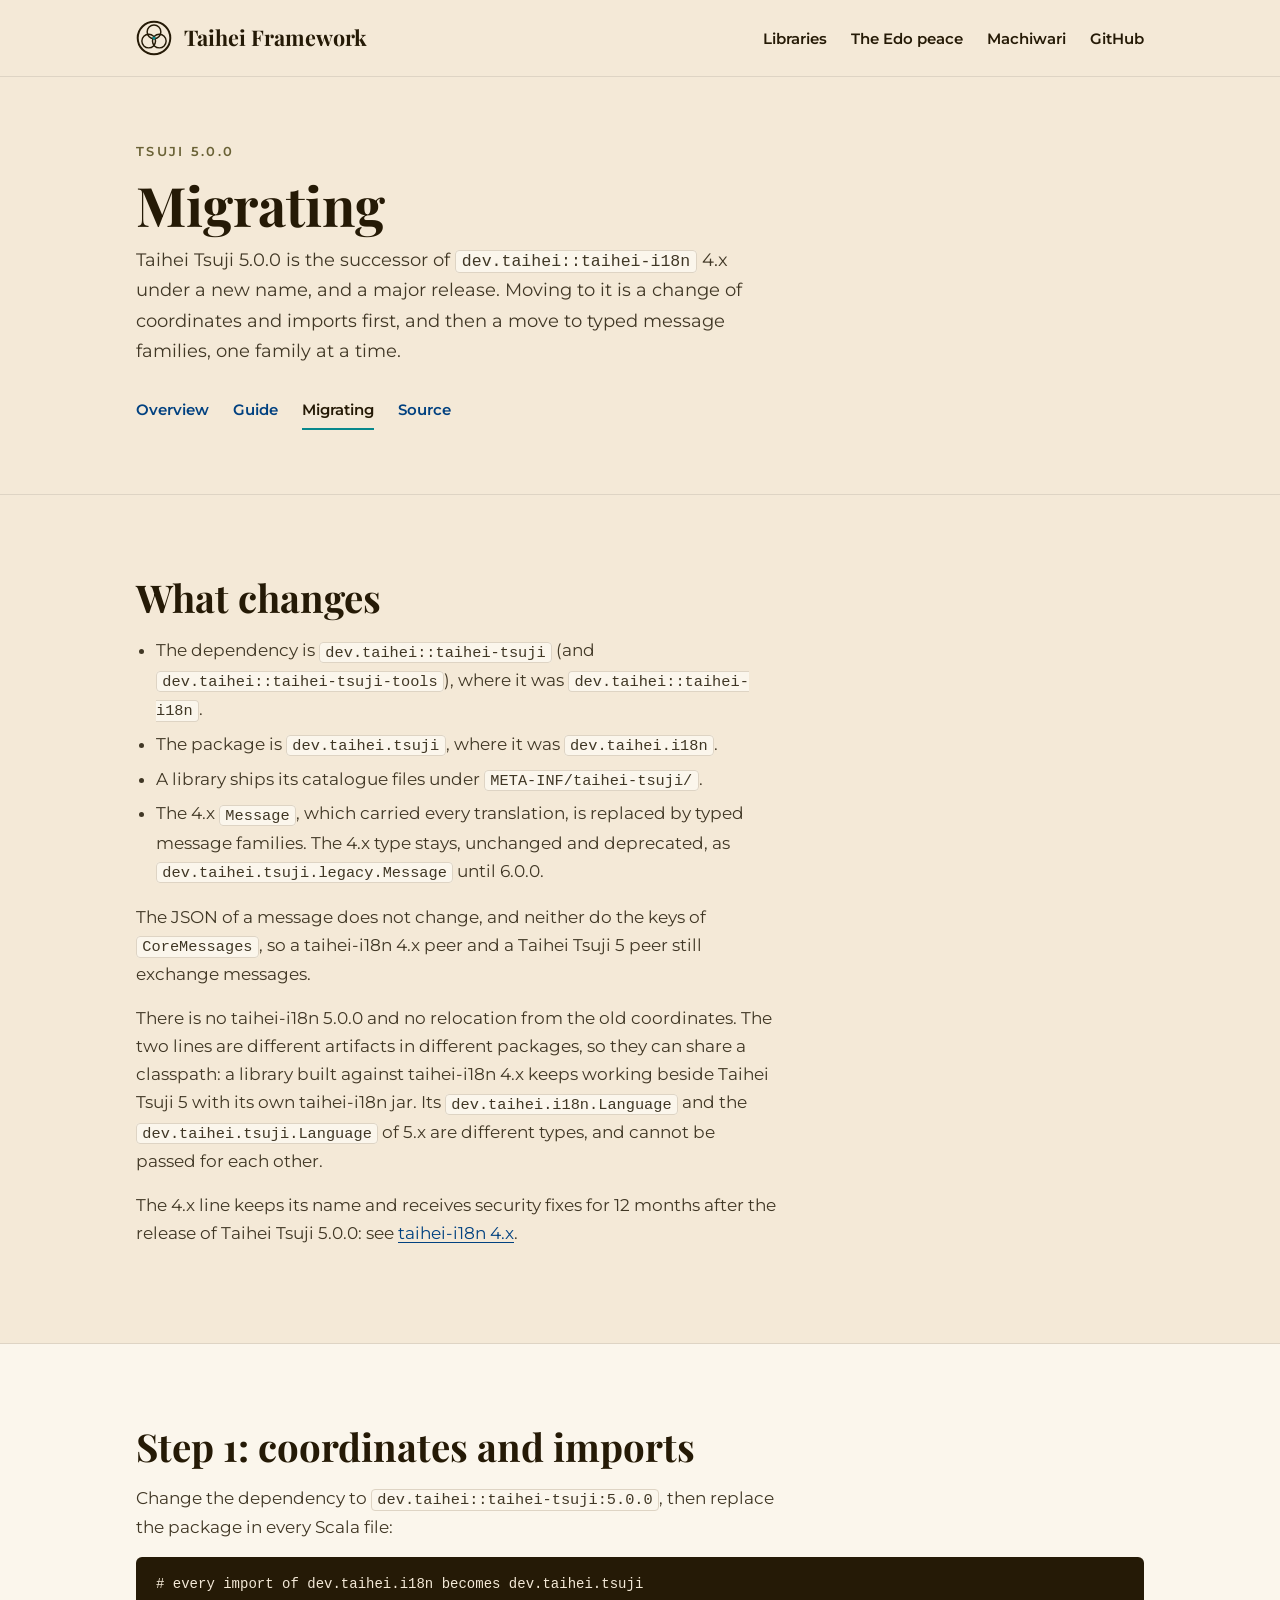
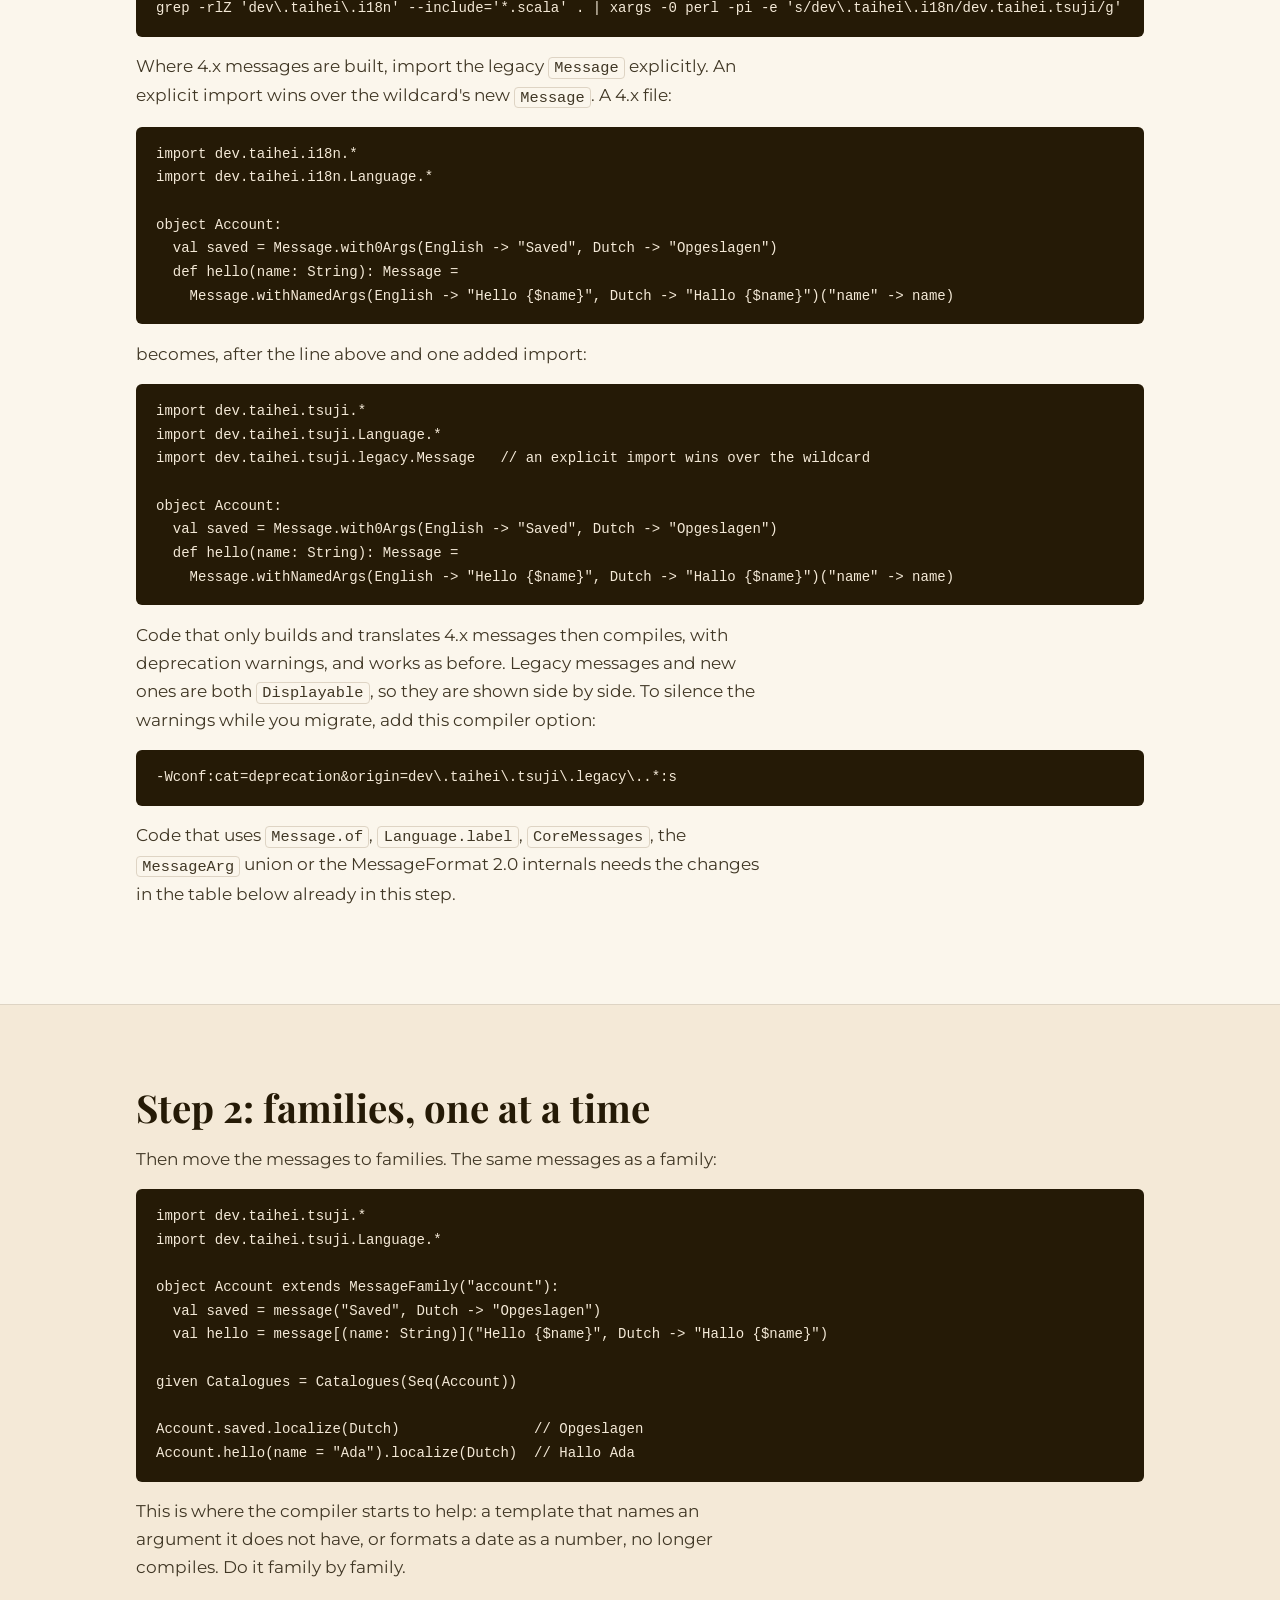
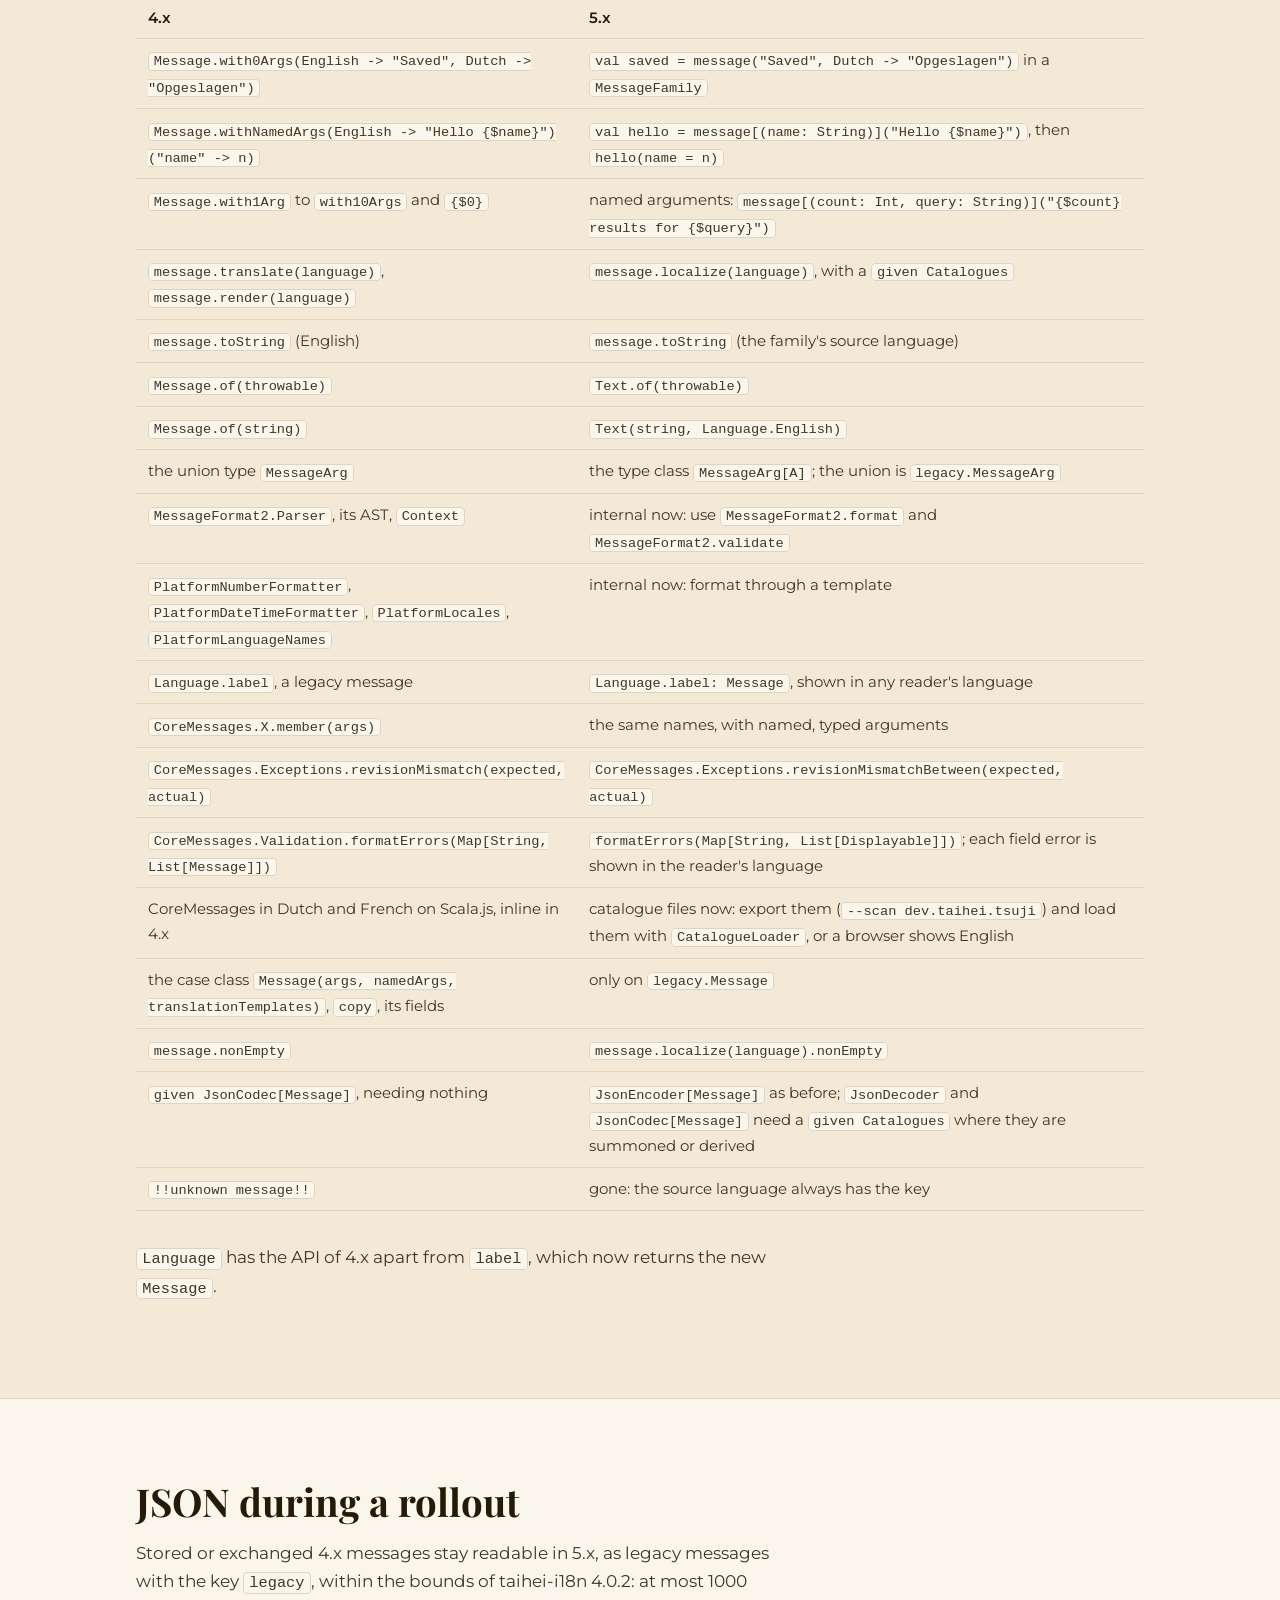
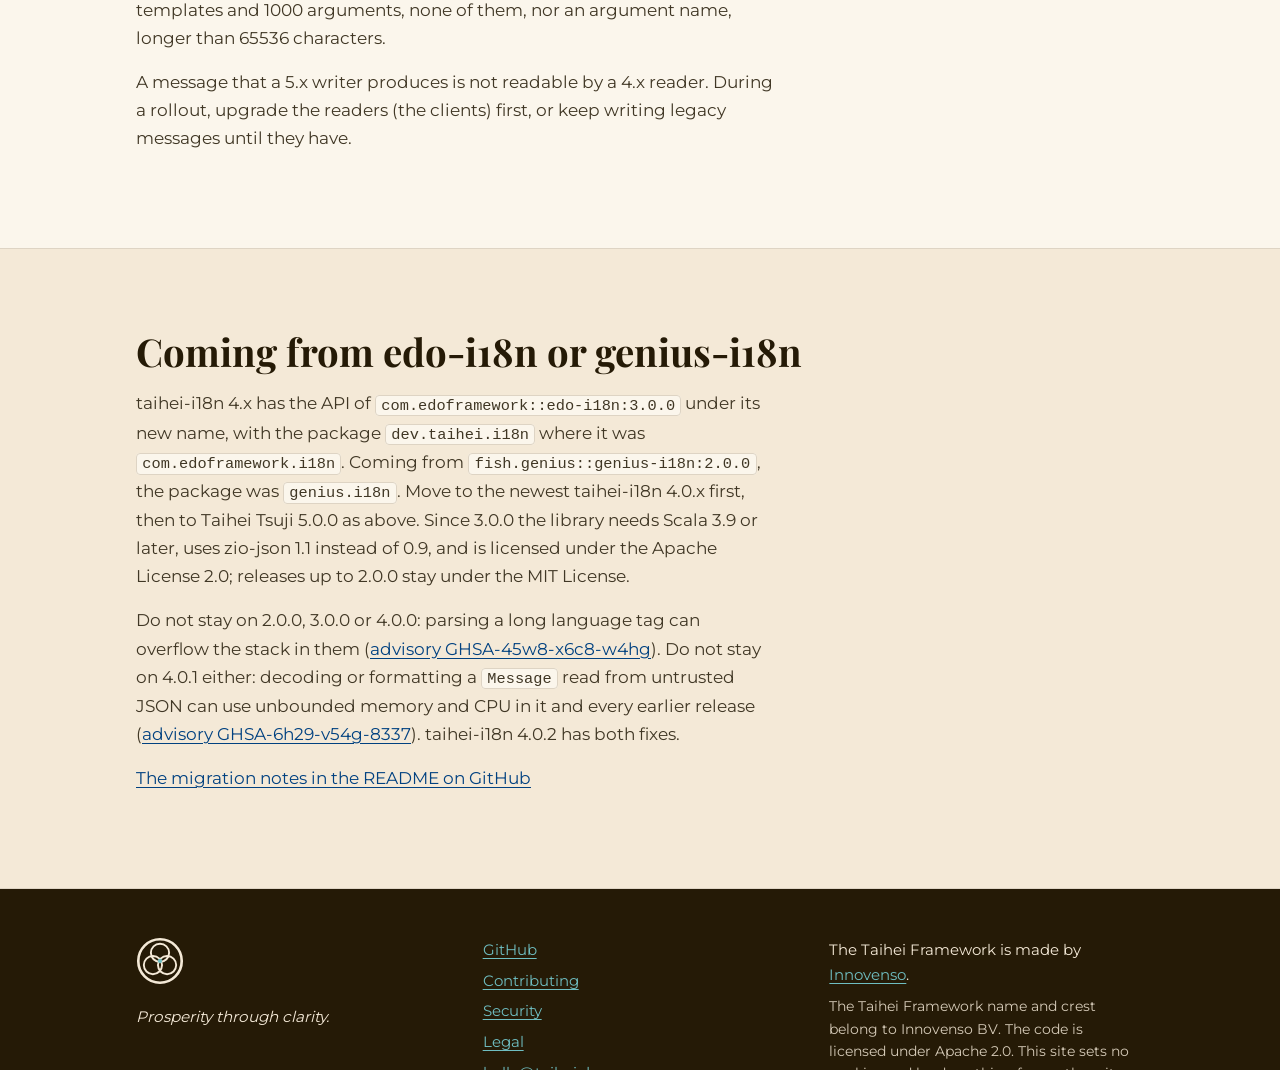
<file: tsuji/migrating/index.html>
<!doctype html>
<html lang="en">
<head>
<meta charset="utf-8">
<meta name="viewport" content="width=device-width, initial-scale=1">
<title>Migrating to Tsuji · Taihei Framework</title>
<meta name="description" content="Moving from taihei-i18n 4.x, edo-i18n or genius-i18n to Taihei Tsuji 5.0.0: new coordinates and package, the legacy.Message bridge, and typed message families one at a time.">
<link rel="icon" href="/assets/brand/favicon.ico" sizes="any">
<link rel="icon" href="/assets/brand/favicon.svg" type="image/svg+xml">
<link rel="apple-touch-icon" href="/assets/brand/apple-touch-icon.png">
<link rel="stylesheet" href="/assets/site.css">
</head>
<body>
<a class="skip" href="#main">Skip to content</a>

<header class="site-header">
  <div class="wrap">
    <a class="brand" href="/"><img src="/assets/brand/taihei-framework-crest.svg" alt=""><span>Taihei Framework</span></a>
    <nav class="site-nav" aria-label="Main">
      <ul>
        <li><a href="/#libraries">Libraries</a></li>
        <li><a href="/#story">The Edo peace</a></li>
        <li><a href="/machiwari/">Machiwari</a></li>
        <li><a href="https://github.com/taiheiframework">GitHub</a></li>
      </ul>
    </nav>
  </div>
</header>

<main id="main" class="docs">

<section class="page-head">
  <div class="wrap">
    <p class="eyebrow">Tsuji 5.0.0</p>
    <h1>Migrating</h1>
    <p class="lead">Taihei Tsuji 5.0.0 is the successor of <code>dev.taihei::taihei-i18n</code> 4.x under a new name, and a major release. Moving to it is a change of coordinates and imports first, and then a move to typed message families, one family at a time.</p>
    <nav class="subnav" aria-label="Tsuji">
      <ul>
        <li><a href="/tsuji/">Overview</a></li>
        <li><a href="/tsuji/guide/">Guide</a></li>
        <li><a href="/tsuji/migrating/" aria-current="page">Migrating</a></li>
        <li><a href="https://github.com/taiheiframework/tsuji">Source</a></li>
      </ul>
    </nav>
  </div>
</section>

<section class="section" id="what-changes">
  <div class="wrap">
    <h2>What changes</h2>
    <ul>
      <li>The dependency is <code>dev.taihei::taihei-tsuji</code> (and <code>dev.taihei::taihei-tsuji-tools</code>), where it was <code>dev.taihei::taihei-i18n</code>.</li>
      <li>The package is <code>dev.taihei.tsuji</code>, where it was <code>dev.taihei.i18n</code>.</li>
      <li>A library ships its catalogue files under <code>META-INF/taihei-tsuji/</code>.</li>
      <li>The 4.x <code>Message</code>, which carried every translation, is replaced by typed message families. The 4.x type stays, unchanged and deprecated, as <code>dev.taihei.tsuji.legacy.Message</code> until 6.0.0.</li>
    </ul>
    <p>The JSON of a message does not change, and neither do the keys of <code>CoreMessages</code>, so a taihei-i18n 4.x peer and a Taihei Tsuji 5 peer still exchange messages.</p>
    <p>There is no taihei-i18n 5.0.0 and no relocation from the old coordinates. The two lines are different artifacts in different packages, so they can share a classpath: a library built against taihei-i18n 4.x keeps working beside Taihei Tsuji 5 with its own taihei-i18n jar. Its <code>dev.taihei.i18n.Language</code> and the <code>dev.taihei.tsuji.Language</code> of 5.x are different types, and cannot be passed for each other.</p>
    <p>The 4.x line keeps its name and receives security fixes for 12 months after the release of Taihei Tsuji 5.0.0: see <a href="/i18n/">taihei-i18n 4.x</a>.</p>
  </div>
</section>

<section class="section section-paper" id="step-1">
  <div class="wrap">
    <h2>Step 1: coordinates and imports</h2>
    <p>Change the dependency to <code>dev.taihei::taihei-tsuji:5.0.0</code>, then replace the package in every Scala file:</p>
<pre><code># every import of dev.taihei.i18n becomes dev.taihei.tsuji
grep -rlZ 'dev\.taihei\.i18n' --include='*.scala' . | xargs -0 perl -pi -e 's/dev\.taihei\.i18n/dev.taihei.tsuji/g'</code></pre>
    <p>Where 4.x messages are built, import the legacy <code>Message</code> explicitly. An explicit import wins over the wildcard's new <code>Message</code>. A 4.x file:</p>
<pre><code>import dev.taihei.i18n.*
import dev.taihei.i18n.Language.*

object Account:
  val saved = Message.with0Args(English -&gt; "Saved", Dutch -&gt; "Opgeslagen")
  def hello(name: String): Message =
    Message.withNamedArgs(English -&gt; "Hello {$name}", Dutch -&gt; "Hallo {$name}")("name" -&gt; name)</code></pre>
    <p>becomes, after the line above and one added import:</p>
<pre><code>import dev.taihei.tsuji.*
import dev.taihei.tsuji.Language.*
import dev.taihei.tsuji.legacy.Message   // an explicit import wins over the wildcard

object Account:
  val saved = Message.with0Args(English -&gt; "Saved", Dutch -&gt; "Opgeslagen")
  def hello(name: String): Message =
    Message.withNamedArgs(English -&gt; "Hello {$name}", Dutch -&gt; "Hallo {$name}")("name" -&gt; name)</code></pre>
    <p>Code that only builds and translates 4.x messages then compiles, with deprecation warnings, and works as before. Legacy messages and new ones are both <code>Displayable</code>, so they are shown side by side. To silence the warnings while you migrate, add this compiler option:</p>
<pre><code>-Wconf:cat=deprecation&amp;origin=dev\.taihei\.tsuji\.legacy\..*:s</code></pre>
    <p>Code that uses <code>Message.of</code>, <code>Language.label</code>, <code>CoreMessages</code>, the <code>MessageArg</code> union or the MessageFormat 2.0 internals needs the changes in the table below already in this step.</p>
  </div>
</section>

<section class="section" id="step-2">
  <div class="wrap">
    <h2>Step 2: families, one at a time</h2>
    <p>Then move the messages to families. The same messages as a family:</p>
<pre><code>import dev.taihei.tsuji.*
import dev.taihei.tsuji.Language.*

object Account extends MessageFamily("account"):
  val saved = message("Saved", Dutch -&gt; "Opgeslagen")
  val hello = message[(name: String)]("Hello {$name}", Dutch -&gt; "Hallo {$name}")

given Catalogues = Catalogues(Seq(Account))

Account.saved.localize(Dutch)                // Opgeslagen
Account.hello(name = "Ada").localize(Dutch)  // Hallo Ada</code></pre>
    <p>This is where the compiler starts to help: a template that names an argument it does not have, or formats a date as a number, no longer compiles. Do it family by family.</p>
    <div class="table-scroll">
    <table>
      <thead><tr><th>4.x</th><th>5.x</th></tr></thead>
      <tbody>
        <tr><td><code>Message.with0Args(English -&gt; "Saved", Dutch -&gt; "Opgeslagen")</code></td><td><code>val saved = message("Saved", Dutch -&gt; "Opgeslagen")</code> in a <code>MessageFamily</code></td></tr>
        <tr><td><code>Message.withNamedArgs(English -&gt; "Hello {$name}")("name" -&gt; n)</code></td><td><code>val hello = message[(name: String)]("Hello {$name}")</code>, then <code>hello(name = n)</code></td></tr>
        <tr><td><code>Message.with1Arg</code> to <code>with10Args</code> and <code>{$0}</code></td><td>named arguments: <code>message[(count: Int, query: String)]("{$count} results for {$query}")</code></td></tr>
        <tr><td><code>message.translate(language)</code>, <code>message.render(language)</code></td><td><code>message.localize(language)</code>, with a <code>given Catalogues</code></td></tr>
        <tr><td><code>message.toString</code> (English)</td><td><code>message.toString</code> (the family's source language)</td></tr>
        <tr><td><code>Message.of(throwable)</code></td><td><code>Text.of(throwable)</code></td></tr>
        <tr><td><code>Message.of(string)</code></td><td><code>Text(string, Language.English)</code></td></tr>
        <tr><td>the union type <code>MessageArg</code></td><td>the type class <code>MessageArg[A]</code>; the union is <code>legacy.MessageArg</code></td></tr>
        <tr><td><code>MessageFormat2.Parser</code>, its AST, <code>Context</code></td><td>internal now: use <code>MessageFormat2.format</code> and <code>MessageFormat2.validate</code></td></tr>
        <tr><td><code>PlatformNumberFormatter</code>, <code>PlatformDateTimeFormatter</code>, <code>PlatformLocales</code>, <code>PlatformLanguageNames</code></td><td>internal now: format through a template</td></tr>
        <tr><td><code>Language.label</code>, a legacy message</td><td><code>Language.label: Message</code>, shown in any reader's language</td></tr>
        <tr><td><code>CoreMessages.X.member(args)</code></td><td>the same names, with named, typed arguments</td></tr>
        <tr><td><code>CoreMessages.Exceptions.revisionMismatch(expected, actual)</code></td><td><code>CoreMessages.Exceptions.revisionMismatchBetween(expected, actual)</code></td></tr>
        <tr><td><code>CoreMessages.Validation.formatErrors(Map[String, List[Message]])</code></td><td><code>formatErrors(Map[String, List[Displayable]])</code>; each field error is shown in the reader's language</td></tr>
        <tr><td>CoreMessages in Dutch and French on Scala.js, inline in 4.x</td><td>catalogue files now: export them (<code>--scan dev.taihei.tsuji</code>) and load them with <code>CatalogueLoader</code>, or a browser shows English</td></tr>
        <tr><td>the case class <code>Message(args, namedArgs, translationTemplates)</code>, <code>copy</code>, its fields</td><td>only on <code>legacy.Message</code></td></tr>
        <tr><td><code>message.nonEmpty</code></td><td><code>message.localize(language).nonEmpty</code></td></tr>
        <tr><td><code>given JsonCodec[Message]</code>, needing nothing</td><td><code>JsonEncoder[Message]</code> as before; <code>JsonDecoder</code> and <code>JsonCodec[Message]</code> need a <code>given Catalogues</code> where they are summoned or derived</td></tr>
        <tr><td><code>!!unknown message!!</code></td><td>gone: the source language always has the key</td></tr>
      </tbody>
    </table>
    </div>
    <p><code>Language</code> has the API of 4.x apart from <code>label</code>, which now returns the new <code>Message</code>.</p>
  </div>
</section>

<section class="section section-paper" id="json">
  <div class="wrap">
    <h2>JSON during a rollout</h2>
    <p>Stored or exchanged 4.x messages stay readable in 5.x, as legacy messages with the key <code>legacy</code>, within the bounds of taihei-i18n 4.0.2: at most 1000 templates and 1000 arguments, none of them, nor an argument name, longer than 65536 characters.</p>
    <p>A message that a 5.x writer produces is not readable by a 4.x reader. During a rollout, upgrade the readers (the clients) first, or keep writing legacy messages until they have.</p>
  </div>
</section>

<section class="section" id="edo-genius">
  <div class="wrap">
    <h2>Coming from edo-i18n or genius-i18n</h2>
    <p>taihei-i18n 4.x has the API of <code>com.edoframework::edo-i18n:3.0.0</code> under its new name, with the package <code>dev.taihei.i18n</code> where it was <code>com.edoframework.i18n</code>. Coming from <code>fish.genius::genius-i18n:2.0.0</code>, the package was <code>genius.i18n</code>. Move to the newest taihei-i18n 4.0.x first, then to Taihei Tsuji 5.0.0 as above. Since 3.0.0 the library needs Scala 3.9 or later, uses zio-json 1.1 instead of 0.9, and is licensed under the Apache License 2.0; releases up to 2.0.0 stay under the MIT License.</p>
    <p>Do not stay on 2.0.0, 3.0.0 or 4.0.0: parsing a long language tag can overflow the stack in them (<a href="https://github.com/taiheiframework/tsuji/security/advisories/GHSA-45w8-x6c8-w4hg">advisory GHSA-45w8-x6c8-w4hg</a>). Do not stay on 4.0.1 either: decoding or formatting a <code>Message</code> read from untrusted JSON can use unbounded memory and CPU in it and every earlier release (<a href="https://github.com/taiheiframework/tsuji/security/advisories/GHSA-6h29-v54g-8337">advisory GHSA-6h29-v54g-8337</a>). taihei-i18n 4.0.2 has both fixes.</p>
    <p><a href="https://github.com/taiheiframework/tsuji#coming-from-taihei-i18n-4x">The migration notes in the README on GitHub</a></p>
  </div>
</section>

</main>

<footer class="site-footer">
  <div class="wrap">
    <div>
      <img src="/assets/brand/taihei-framework-crest-on-dark.svg" alt="">
      <p style="margin-top: 0.75rem"><em>Prosperity through clarity.</em></p>
    </div>
    <div>
      <ul>
        <li><a href="https://github.com/taiheiframework">GitHub</a></li>
        <li><a href="https://github.com/taiheiframework/.github/blob/main/CONTRIBUTING.md">Contributing</a></li>
        <li><a href="https://github.com/taiheiframework/.github/blob/main/SECURITY.md">Security</a></li>
        <li><a href="/legal/">Legal</a></li>
        <li><a href="mailto:hello@taihei.dev">hello@taihei.dev</a></li>
      </ul>
    </div>
    <div>
      <p>The Taihei Framework is made by <a href="https://innovenso.com">Innovenso</a>.</p>
      <p class="small">The Taihei Framework name and crest belong to Innovenso BV. The code is licensed under Apache 2.0. This site sets no cookies and loads nothing from other sites.</p>
    </div>
  </div>
</footer>
</body>
</html>
</file>
<file: assets/site.css>
/* Taihei Framework, taihei.dev. Innovenso's palette; fonts served from this site. */

@font-face { font-family: "Playfair Display"; font-style: normal; font-weight: 700; font-display: swap;
  src: url("fonts/playfair-display-latin-700-normal.woff2") format("woff2"); }
@font-face { font-family: "Playfair Display"; font-style: italic; font-weight: 400; font-display: swap;
  src: url("fonts/playfair-display-latin-400-italic.woff2") format("woff2"); }
@font-face { font-family: "Montserrat"; font-style: normal; font-weight: 400; font-display: swap;
  src: url("fonts/montserrat-latin-400-normal.woff2") format("woff2"); }
@font-face { font-family: "Montserrat"; font-style: normal; font-weight: 600; font-display: swap;
  src: url("fonts/montserrat-latin-600-normal.woff2") format("woff2"); }

:root {
  --cream: #F4E9D7;
  --paper: #FBF6EC;
  --espresso: #251A06;
  --text: #403725;
  --muted: #6E6046;
  --teal: #08888C;
  --teal-light: #6FBEC1;
  --olive: #8C834F;
  --olive-text: #6A6236; /* olive for small text, 5:1 on cream */
  --teal-text: #05696C;  /* teal for text, 5.4:1 on cream */
  --rule: #DED4C4;
  --link: #014180;
  --display: "Playfair Display", Georgia, serif;
  --body: "Montserrat", "Helvetica Neue", Arial, sans-serif;
  --ja: "Hiragino Mincho ProN", "Yu Mincho", "Noto Serif JP", "Noto Serif CJK JP", serif;
  --mono: ui-monospace, "SFMono-Regular", Menlo, Consolas, monospace;
  --wide: 68rem;
  --gutter: clamp(1rem, 4vw, 2.5rem);
}

* { box-sizing: border-box; }

html { background: var(--cream); color: var(--text); }
body {
  margin: 0;
  background: var(--cream);
  font: 400 1.0625rem/1.65 var(--body);
  -webkit-font-smoothing: antialiased;
}

a { color: var(--link); text-underline-offset: 0.18em; }
a:hover { color: var(--teal-text); }
:focus-visible { outline: 3px solid var(--teal); outline-offset: 3px; border-radius: 2px; }

h1, h2, h3 { font-family: var(--display); font-weight: 700; color: var(--espresso); line-height: 1.15; }
h2 { font-size: clamp(1.75rem, 3.2vw, 2.4rem); margin: 0 0 1rem; }
h3 { font-size: 1.35rem; margin: 0 0 0.5rem; }
p { margin: 0 0 1rem; max-width: 40rem; }

[lang="ja"] { font-family: var(--ja); letter-spacing: 0.05em; }

code, pre { font-family: var(--mono); font-size: 0.9em; }
code { background: var(--paper); border: 1px solid var(--rule); border-radius: 4px; padding: 0.05em 0.35em; }
pre {
  background: var(--espresso); color: var(--cream);
  padding: 1rem 1.25rem; border-radius: 6px;
  overflow-x: auto; line-height: 1.55; max-width: 100%;
}
pre code { background: none; border: 0; padding: 0; color: inherit; font-size: 0.875rem; }

.wrap { max-width: var(--wide); margin: 0 auto; padding: 0 var(--gutter); }

/* Header */
.site-header { border-bottom: 1px solid var(--rule); background: var(--cream); }
.site-header .wrap { display: flex; flex-wrap: wrap; align-items: center; justify-content: space-between; gap: 0.75rem 2rem; padding-block: 1rem; }
.brand { display: inline-flex; align-items: center; gap: 0.75rem; text-decoration: none; color: var(--espresso); }
.brand img { width: 2.25rem; height: 2.25rem; }
.brand span { font-family: var(--display); font-weight: 700; font-size: 1.35rem; }
.site-nav ul { list-style: none; display: flex; flex-wrap: wrap; gap: 0.25rem 1.5rem; margin: 0; padding: 0; }
.site-nav a { color: var(--espresso); text-decoration: none; font-weight: 600; font-size: 0.95rem; padding-block: 0.6rem; display: inline-block; }
.site-nav a:hover, .site-nav a[aria-current="page"] { color: var(--teal-text); }

/* Hero */
.hero {
  background-color: var(--cream);
  background-image: url("data:image/svg+xml,%3Csvg xmlns='http://www.w3.org/2000/svg' width='64' height='64' viewBox='0 0 64 64'%3E%3Cg fill='none' stroke='%23251A06' stroke-opacity='0.06' stroke-width='1.5'%3E%3Ccircle cx='0' cy='0' r='32'/%3E%3Ccircle cx='64' cy='0' r='32'/%3E%3Ccircle cx='0' cy='64' r='32'/%3E%3Ccircle cx='64' cy='64' r='32'/%3E%3Ccircle cx='32' cy='32' r='32'/%3E%3C/g%3E%3C/svg%3E");
  border-bottom: 1px solid var(--rule);
}
.hero .wrap { display: flex; flex-wrap: wrap; align-items: center; gap: 2.5rem 4rem; padding-block: clamp(3rem, 8vw, 6rem); }
.hero-crest { width: clamp(9rem, 22vw, 15rem); height: auto; flex: none; }
.hero-text { flex: 1 1 22rem; min-width: 0; }
.hero h1 { font-size: clamp(2.6rem, 7vw, 4.5rem); margin: 0 0 0.5rem; }
.tagline { display: flex; flex-wrap: wrap; align-items: baseline; gap: 0.25rem 1.25rem; margin: 0 0 1.5rem; }
.tagline em { font-family: var(--display); font-style: italic; font-size: clamp(1.3rem, 2.6vw, 1.7rem); color: var(--espresso); }
.tagline [lang="ja"] { color: var(--teal-text); font-size: 1.3rem; letter-spacing: 0.2em; }
.lead { font-size: 1.15rem; color: var(--text); }
.actions { display: flex; flex-wrap: wrap; gap: 0.75rem; margin-top: 1.5rem; }
.button {
  display: inline-flex; align-items: center; min-height: 2.75rem; padding: 0 1.25rem;
  border-radius: 999px; font-weight: 600; font-size: 0.95rem; text-decoration: none;
  border: 2px solid var(--espresso);
}
.button-primary { background: var(--espresso); color: var(--cream); }
.button-primary:hover { background: var(--teal-text); border-color: var(--teal-text); color: var(--paper); }
.button-secondary { color: var(--espresso); }
.button-secondary:hover { color: var(--teal-text); border-color: var(--teal-text); }

/* Sections */
.section { padding-block: clamp(3rem, 7vw, 5rem); border-bottom: 1px solid var(--rule); }
.section-paper { background: var(--paper); }
.eyebrow { font-size: 0.8rem; font-weight: 600; letter-spacing: 0.18em; text-transform: uppercase; color: var(--olive-text); margin: 0 0 0.75rem; }
.split { display: grid; grid-template-columns: repeat(auto-fit, minmax(min(100%, 20rem), 1fr)); gap: 2rem 4rem; align-items: start; }

.cards { display: grid; grid-template-columns: repeat(auto-fit, minmax(min(100%, 18rem), 1fr)); gap: 1.5rem; margin-top: 2rem; }
.card { background: var(--paper); border: 1px solid var(--rule); border-radius: 10px; padding: 1.5rem; display: flex; flex-direction: column; gap: 0.5rem; }
.section-paper .card { background: var(--cream); }
.card p { margin: 0; }
.card .meta { font-size: 0.875rem; color: var(--muted); }
.card .links { display: flex; flex-wrap: wrap; gap: 0.5rem 1.25rem; margin-top: auto; padding-top: 0.75rem; font-weight: 600; font-size: 0.95rem; }

.principles { list-style: none; padding: 0; margin: 2rem 0 0; display: grid; grid-template-columns: repeat(auto-fit, minmax(min(100%, 13.5rem), 1fr)); gap: 1.5rem 2.5rem; }
.principles li { border-top: 2px solid var(--olive); padding-top: 1rem; }
.principles strong { display: block; font-family: var(--display); font-size: 1.15rem; color: var(--espresso); margin-bottom: 0.35rem; }

.status { display: inline-block; font-size: 0.8rem; font-weight: 600; letter-spacing: 0.04em; color: var(--espresso); background: var(--cream); border: 1px solid var(--olive); border-radius: 999px; padding: 0.1rem 0.7rem; }
a.status { text-decoration: none; }
a.status:hover { color: var(--teal-text); border-color: var(--teal-text); }


/* Page header for sub-pages */
.page-head { padding-block: clamp(2.5rem, 6vw, 4rem); border-bottom: 1px solid var(--rule); }
.page-head h1 { font-size: clamp(2.2rem, 5vw, 3.4rem); margin: 0 0 0.5rem; display: flex; flex-wrap: wrap; align-items: baseline; gap: 0.25rem 1rem; }
.page-head h1 [lang="ja"] { font-size: 0.55em; color: var(--teal-text); font-weight: 400; }

/* Documentation pages of a library (main.docs): their own navigation, contents and tables */
.subnav ul { list-style: none; display: flex; flex-wrap: wrap; gap: 0.25rem 1.5rem; margin: 1.5rem 0 0; padding: 0; }
.subnav a { font-weight: 600; font-size: 0.95rem; text-decoration: none; padding-block: 0.4rem; display: inline-block; }
.subnav a[aria-current="page"] { color: var(--espresso); border-bottom: 2px solid var(--teal); }
.toc ol { margin: 1.5rem 0 0; padding-left: 1.25rem; columns: 2 16rem; column-gap: 3rem; }
.toc li { break-inside: avoid; padding-block: 0.15rem; }
.docs .section .wrap > h3 { margin-top: 2rem; }
.docs .section ul:not([class]), .docs .section ol:not([class]) { max-width: 40rem; padding-left: 1.25rem; }
.docs .section ul:not([class]) > li, .docs .section ol:not([class]) > li { margin-bottom: 0.35rem; }
.small-print { font-size: 0.875rem; color: var(--muted); }
.table-scroll { overflow-x: auto; margin: 0 0 1rem; }
table { border-collapse: collapse; margin: 0 0 1rem; font-size: 0.95rem; max-width: 100%; }
th, td { text-align: left; vertical-align: top; padding: 0.5rem 0.75rem; border-bottom: 1px solid var(--rule); }
th { font-weight: 600; color: var(--espresso); }
p code, li code, td code { overflow-wrap: anywhere; }

/* Footer */
.site-footer { background: var(--espresso); color: var(--cream); padding-block: 3rem; font-size: 0.95rem; }
.site-footer a { color: var(--teal-light); }
.site-footer a:hover { color: var(--paper); }
.site-footer .wrap { display: grid; grid-template-columns: repeat(auto-fit, minmax(min(100%, 15rem), 1fr)); gap: 2rem; }
.site-footer img { width: 3rem; height: 3rem; }
.site-footer p { margin: 0 0 0.5rem; }
.site-footer .small { font-size: 0.85rem; opacity: 0.85; }
.site-footer ul { list-style: none; margin: 0; padding: 0; display: grid; gap: 0.35rem; }

.skip { position: absolute; left: -999px; top: 0; background: var(--espresso); color: var(--cream); padding: 0.75rem 1rem; z-index: 10; }
.skip:focus { left: 1rem; top: 1rem; }

@media (prefers-reduced-motion: reduce) { * { scroll-behavior: auto !important; } }
</file>
